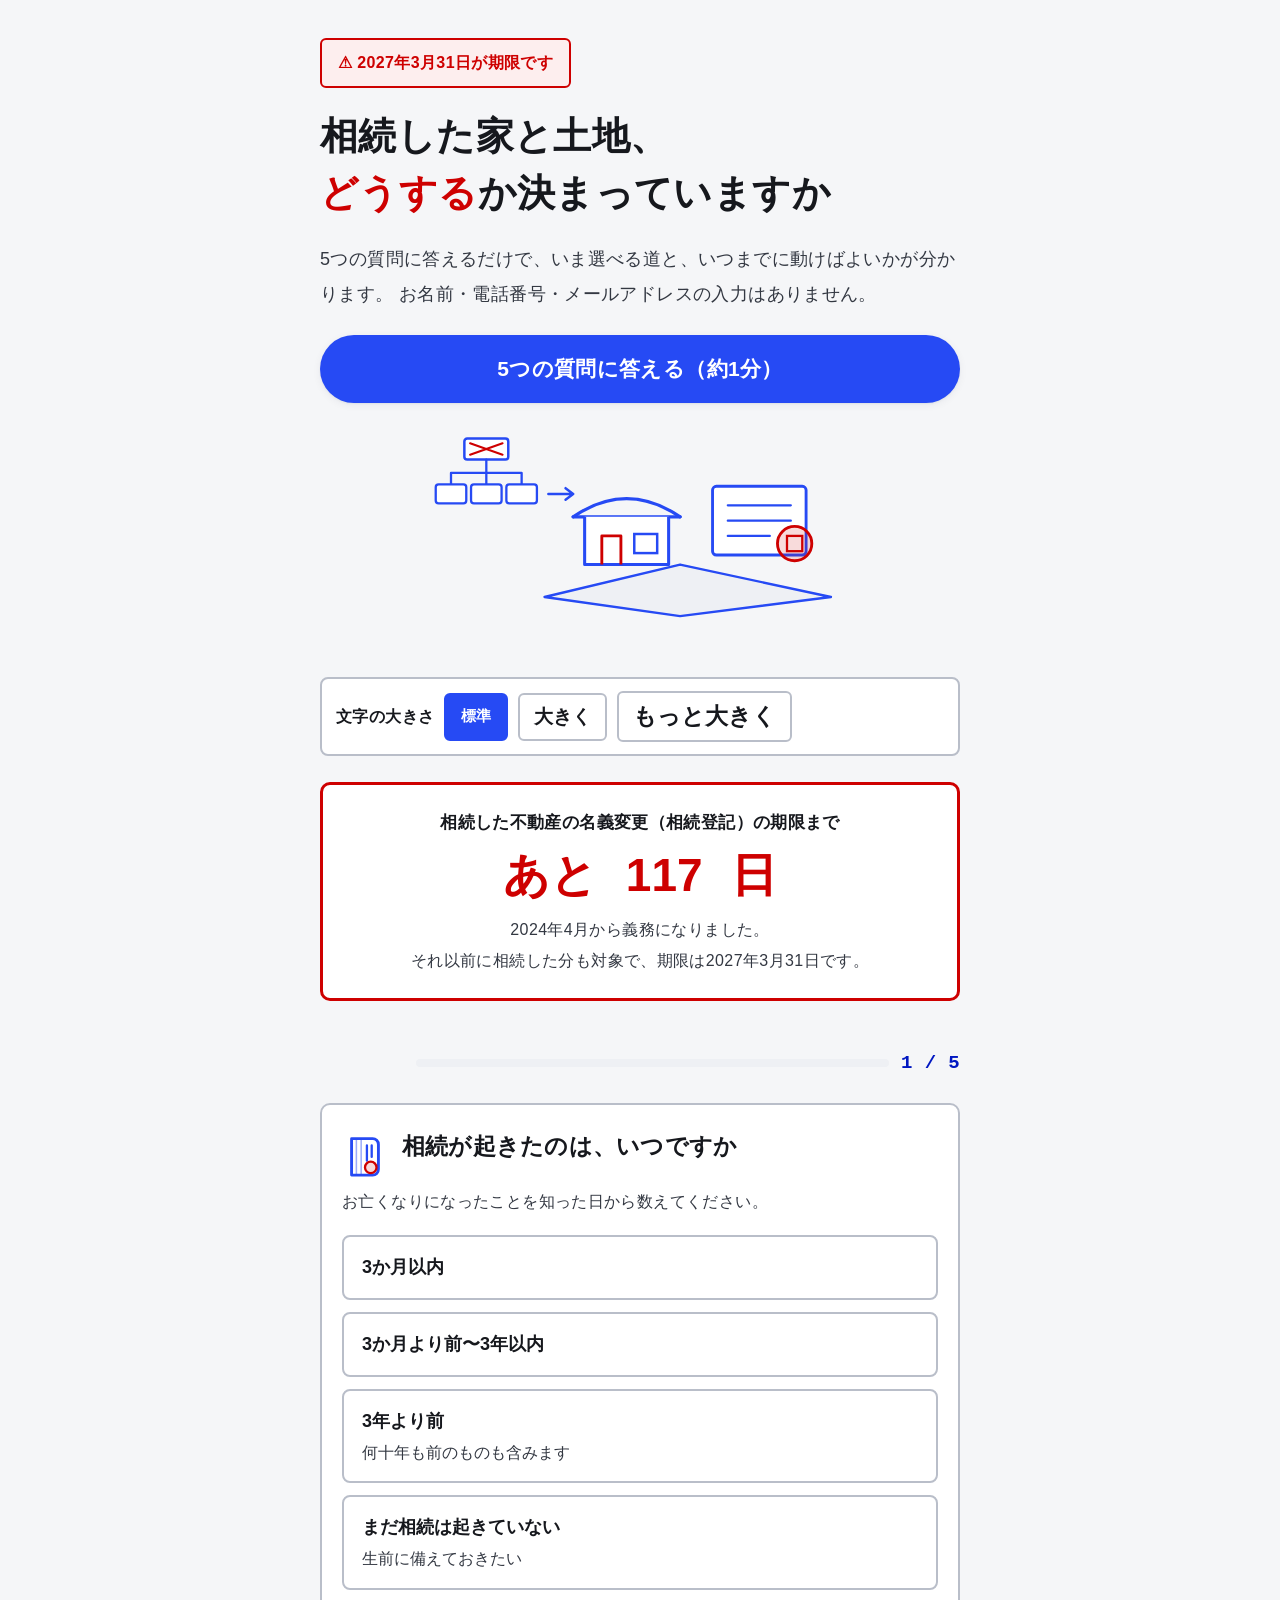
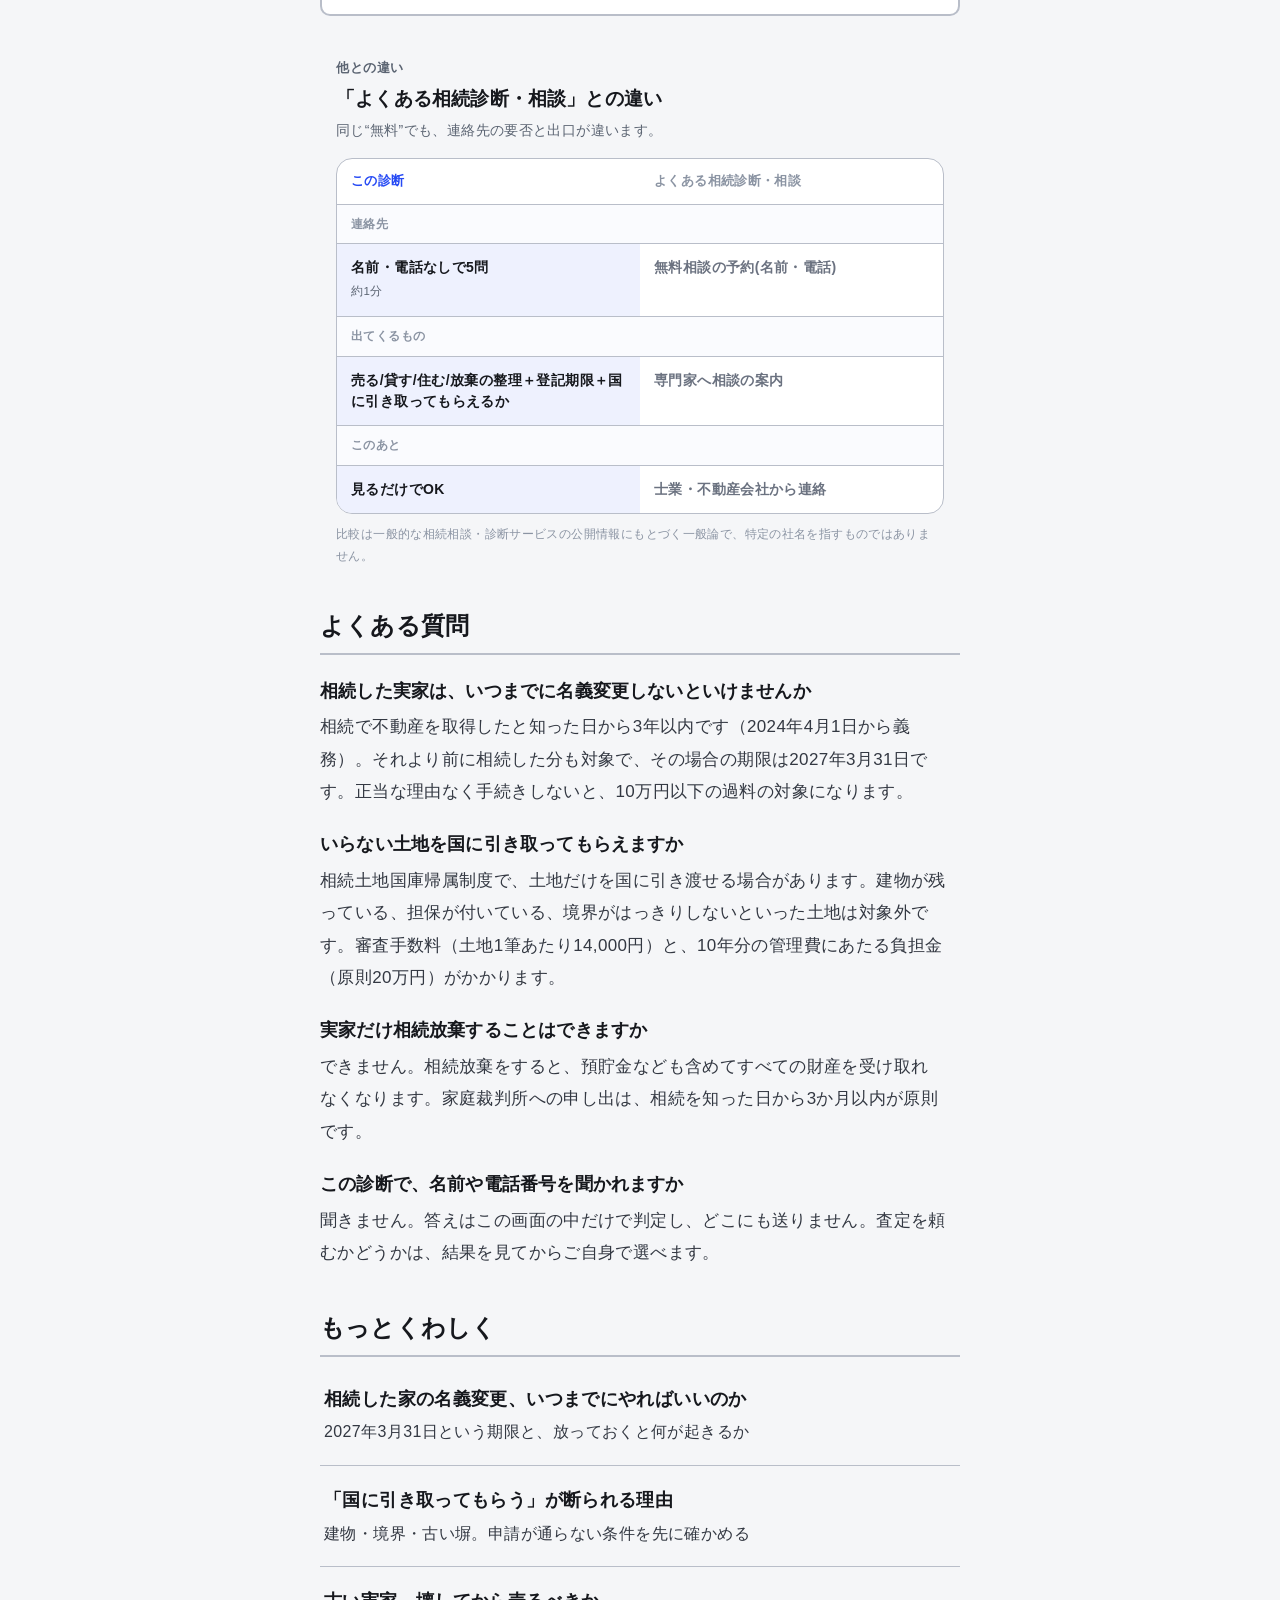
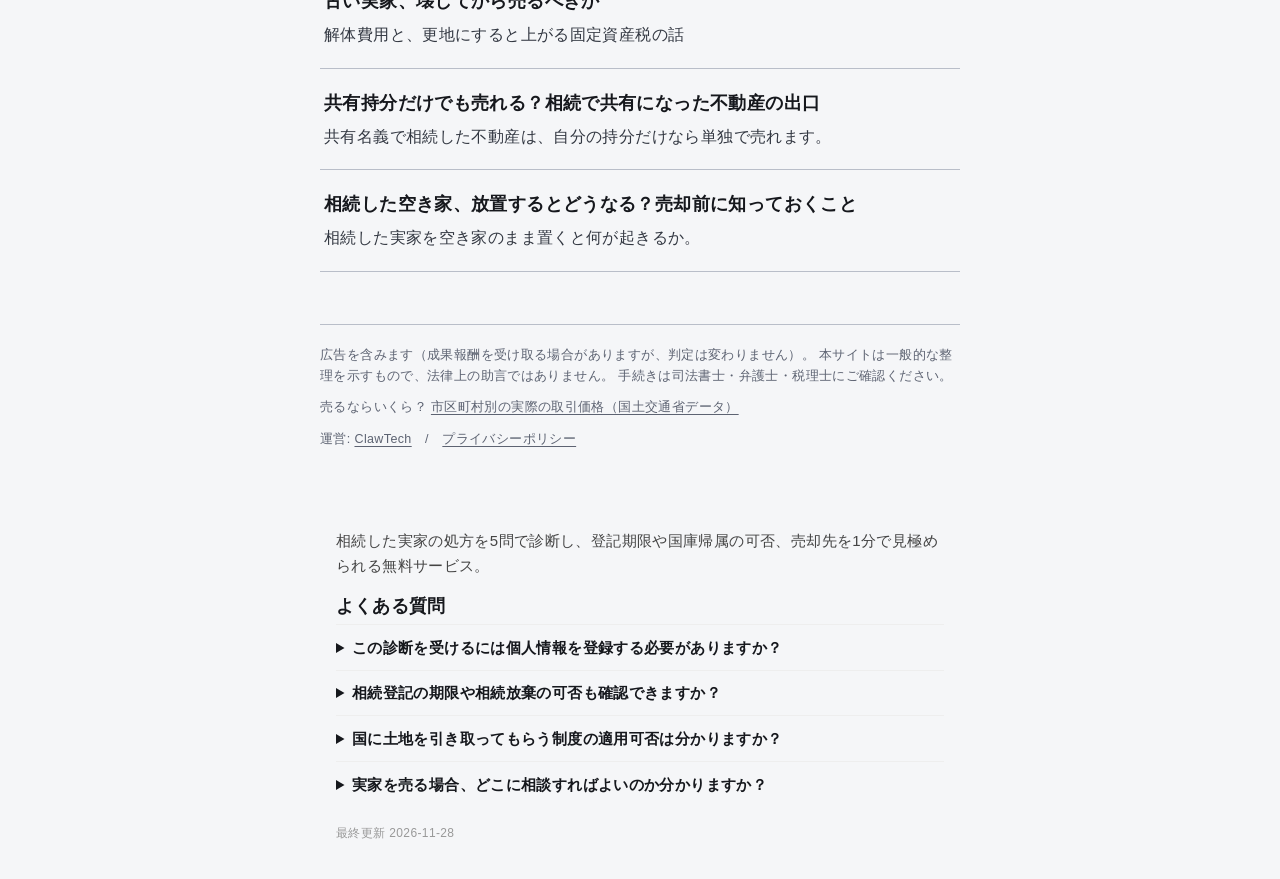
<file: index.html>
<!DOCTYPE html>
<html lang="ja">
<head>
<meta charset="UTF-8">
<meta name="viewport" content="width=device-width, initial-scale=1.0, viewport-fit=cover">
<meta name="theme-color" content="#f5f6f8" media="(prefers-color-scheme: light)">
<meta name="theme-color" content="#0e1015" media="(prefers-color-scheme: dark)">
<link rel="icon" href='data:image/svg+xml,<svg xmlns="http://www.w3.org/2000/svg" viewBox="0 0 64 64"><rect width="64" height="64" rx="10" fill="%23FBF8F2"/><path d="M14 30 32 16l18 14v18a2 2 0 0 1-2 2H16a2 2 0 0 1-2-2z" fill="none" stroke="%231F4E6B" stroke-width="4" stroke-linejoin="round"/><circle cx="46" cy="46" r="11" fill="%23B5442E"/></svg>'>

<title>相続した実家・土地はどうする？売る・国に引き取ってもらう・放棄を5問で診断｜登録不要</title>
<meta name="description" content="相続した実家や土地をどうするか、5つの質問をタップするだけで整理できます。相続登記の期限まであと何日か、国に引き取ってもらえる（相続土地国庫帰属）か、相続放棄が間に合うか、売るならどこに頼むか。名前・電話番号の入力なし、約1分。">
<meta property="og:image" content="https://souzoku.clawtechjp.com/og.png">
<meta name="twitter:card" content="summary_large_image">
<link rel="canonical" href="https://souzoku.clawtechjp.com/">
<meta property="og:type" content="website">
<meta property="og:title" content="相続した家と土地 どうする診断">
<meta property="og:description" content="5つの質問で、相続登記の期限と、あなたが選べる道が分かります。登録不要・無料。">
<meta property="og:url" content="https://souzoku.clawtechjp.com/">

<link rel="stylesheet" href="ui/ct-ui.css">
<script src="ui/ct-motion.js" defer></script>
<script type="application/ld+json">{"@context":"https://schema.org","@type":"WebApplication","name":"相続した家と土地 どうする診断","url":"https://souzoku.clawtechjp.com/","applicationCategory":"UtilityApplication","operatingSystem":"Web","inLanguage":"ja","offers":{"@type":"Offer","price":"0","priceCurrency":"JPY"},"description":"相続した実家・土地について、相続登記の期限、相続土地国庫帰属制度、相続放棄、売却の可否を5つの質問で整理する無料の診断"}</script>
<script async src="https://www.googletagmanager.com/gtag/js?id=G-RZ1TP2K3N0"></script>
<script>window.dataLayer=window.dataLayer||[];function gtag(){dataLayer.push(arguments);}gtag('js',new Date());gtag('config','G-RZ1TP2K3N0');</script>

<style>
/* ============================================================
   シニア層(50〜70代)が読む前提の設計。
   ・本文19px / 見出しは大きく、細いウェイトを使わない
   ・文字色と背景のコントラストを高く保つ(薄いグレーの説明文を作らない)
   ・選択肢は高さ64px以上、指で押せる大きさ
   ・色だけで情報を伝えない(必ず文字と記号を併記)
   ・専門用語は必ず言い換えを添える
   相続の文脈なので配色は生成りの紙と藍。黒×グレーは葬儀の印象になるため避ける。
   ============================================================ */
:root{
  /* 値は共通UI(ui/ct-ui.css)のトークン。ここでは役割の名前を付け替えるだけ */
  --paper:var(--ct-bg);
  --paper-2:var(--ct-surface);
  --paper-3:var(--ct-surface-2);
  --ink:var(--ct-text);
  --ink-sub:var(--ct-text-2);      /* 説明文もこの濃さまで。薄くしない */
  --line:var(--ct-line-strong);
  --ai:var(--ct-accent);
  --ai-deep:var(--ct-accent-press);
  --ai-ink:var(--ct-link);         /* 面の上に置く濃い文字色 */
  --ai-bg:var(--ct-accent-soft);
  --on-ai:var(--ct-on-accent);
  --shu:var(--ct-error);           /* 期限と注意 */
  --shu-bg:var(--ct-error-soft);
  --midori:var(--ct-ok-text);      /* 使える道 */
  --midori-bg:var(--ct-ok-soft);
  --f-min:"Hiragino Mincho ProN","Yu Mincho","YuMincho","Noto Serif JP",serif;
  --f-body:"Hiragino Sans","Yu Gothic","YuGothic","Noto Sans JP",sans-serif;
  --f-num:ui-monospace,SFMono-Regular,Menlo,monospace;
}
*{box-sizing:border-box;margin:0;padding:0;-webkit-tap-highlight-color:transparent;}
html{-webkit-text-size-adjust:100%;scroll-behavior:smooth;}
body{
  font-family:var(--f-body);
  background:var(--paper); color:var(--ink);
  font-size:19px; line-height:1.9;
  padding-bottom:env(safe-area-inset-bottom);
}
.wrap{max-width:680px;margin:0 auto;padding:0 20px;}
a{color:var(--ai-ink);}
:focus-visible{outline:4px solid var(--shu);outline-offset:3px;}

/* ---- ヘッダー ---- */
.hero{padding:38px 0 26px;}
.hero .lead{
  display:inline-block;background:var(--shu-bg);color:var(--shu);
  font-weight:700;font-size:16px;padding:8px 16px;border-radius:6px;
  border:2px solid var(--shu);margin-bottom:20px;
}
h1{font-family:var(--f-min);font-size:clamp(28px,7vw,38px);line-height:1.5;
  font-weight:700;letter-spacing:.01em;}
h1 .em{color:var(--shu);}
.hero p.desc{margin-top:20px;font-size:18px;color:var(--ink-sub);}

/* ---- 図版 ----
   写真は使わない。相続の文脈でストック写真は浮くうえ、
   人物写真は「誰向けか」を勝手に狭める。サイトの配色で描いた線画で通す。
   SVGなので文字サイズ切替に合わせて拡大しても粗くならない。 */
.hero-art{display:block;width:100%;max-width:420px;height:auto;margin:26px auto 0;}
.q .qhead{display:flex;align-items:flex-start;gap:14px;}
.q .qicon{flex:0 0 auto;width:46px;height:46px;margin-top:2px;}
html[data-fs="l"] .q .qicon{width:54px;height:54px;}
html[data-fs="xl"] .q .qicon{width:62px;height:62px;}
.fig{display:block;width:100%;max-width:460px;height:auto;margin:18px auto 4px;
  border:2px solid var(--line);border-radius:10px;background:var(--paper-2);padding:10px;}
.figcap{font-size:16px;color:var(--ink-sub);text-align:center;margin-top:6px;}

/* ---- 期限の帯 ---- */
.limit{
  border:3px solid var(--shu);border-radius:10px;background:var(--paper-2);
  padding:22px;margin:26px 0;text-align:center;
}
.limit .t{font-size:17px;font-weight:700;}
.limit .d{font-family:var(--f-num);font-size:clamp(32px,9vw,46px);
  color:var(--shu);font-weight:700;line-height:1.3;margin:6px 0;
  font-variant-numeric:tabular-nums;}
.limit .n{font-size:16px;color:var(--ink-sub);}

/* ---- 質問 ---- */
.q{background:var(--paper-2);border:2px solid var(--line);border-radius:10px;
  padding:24px 20px;margin:20px 0;}
.q .num{display:inline-block;background:var(--ai);color:var(--on-ai);font-weight:700;
  font-size:16px;padding:6px 14px;border-radius:6px;margin-bottom:14px;}
.q h2{font-family:var(--f-min);font-size:23px;line-height:1.55;font-weight:700;}
.q .hint{font-size:16px;color:var(--ink-sub);margin-top:10px;}
.opts{display:flex;flex-direction:column;gap:12px;margin-top:18px;}
.opt{
  display:block;width:100%;min-height:64px;text-align:left;
  background:var(--paper-2);border:2px solid var(--line);border-radius:8px;
  padding:16px 18px;font-family:inherit;font-size:18px;font-weight:700;
  color:var(--ink);cursor:pointer;line-height:1.6;
}
.opt:hover{border-color:var(--ai);background:var(--ai-bg);}
.opt[aria-pressed="true"]{
  border-color:var(--ai);background:var(--ai-bg);
  box-shadow:inset 0 0 0 2px var(--ai);
}
.opt[aria-pressed="true"]::before{content:"✓ ";color:var(--ai);font-size:20px;}
.opt .sub{display:block;font-weight:400;font-size:16px;color:var(--ink-sub);margin-top:4px;}

.progress{font-size:17px;font-weight:700;color:var(--ai-ink);
  background:var(--ai-bg);border-radius:6px;padding:10px 16px;
  text-align:center;margin:24px 0 0;}

.btn{
  display:block;width:100%;min-height:68px;margin:26px 0 0;
  background:var(--ai);color:var(--on-ai);border:none;border-radius:var(--ct-r-pill);
  font-family:inherit;font-size:21px;font-weight:700;cursor:pointer;
  padding:18px;line-height:1.5;text-align:center;text-decoration:none;
  box-shadow:var(--ct-shadow-1);transition:background var(--ct-dur-1),transform var(--ct-dur-1);
}
.btn:hover{background:var(--ai-deep);}
.btn:active{transform:scale(.98);}
.btn:disabled{background:var(--line);cursor:not-allowed;}
.miss{display:none;font-size:18px;font-weight:700;color:var(--shu);
  background:var(--shu-bg);border:2px solid var(--shu);border-radius:8px;
  padding:14px 16px;margin-top:14px;line-height:1.7;}
/* 答え忘れた質問はその場で分かるようにする。色だけでなく見出しにも印を付ける */
.q.todo{border-color:var(--shu);box-shadow:0 0 0 3px var(--shu-bg);}
.q.todo .num{background:var(--shu);}
.q.todo .num::after{content:" ← まだです";}

/* ---- 結果 ---- */
#result{display:none;margin-top:34px;}
.rhead{font-family:var(--f-min);font-size:26px;font-weight:700;
  border-bottom:3px solid var(--ai);padding-bottom:12px;margin-bottom:22px;}
.card{border:2px solid var(--line);border-radius:10px;background:var(--paper-2);
  padding:20px;margin:16px 0;}
.card .badge{display:inline-block;font-size:16px;font-weight:700;
  padding:7px 14px;border-radius:6px;margin-bottom:12px;border:2px solid;}
.card.ok .badge{background:var(--midori-bg);color:var(--midori);border-color:var(--midori);}
.card.ng .badge{background:var(--paper-3);color:var(--ink-sub);border-color:var(--line);}
.card.alert .badge{background:var(--shu-bg);color:var(--shu);border-color:var(--shu);}
.card h3{font-family:var(--f-min);font-size:21px;margin-bottom:8px;line-height:1.55;}
.card p{font-size:17px;color:var(--ink-sub);}
.card p + p{margin-top:10px;}

.act{border:3px solid var(--ai);border-radius:10px;background:var(--ai-bg);
  padding:22px;margin:26px 0;}
.act h3{font-family:var(--f-min);font-size:22px;margin-bottom:10px;}
.act p{font-size:17px;color:var(--ink-sub);margin-bottom:16px;}
.act a{display:block;background:var(--ai);color:var(--on-ai);text-decoration:none;
  font-weight:700;font-size:19px;text-align:center;padding:20px;border-radius:8px;
  min-height:64px;line-height:1.5;}
.act a:hover{background:var(--ai-deep);}
.act .free{font-size:16px;color:var(--ink-sub);text-align:center;margin:12px 0 0;}

.warn{border-left:6px solid var(--shu);background:var(--shu-bg);
  padding:18px 20px;margin:26px 0;font-size:17px;line-height:1.85;}
.warn b{display:block;font-family:var(--f-min);font-size:19px;margin-bottom:8px;}

/* ---- 読みもの ---- */
.reads{margin:44px 0 0;}
.reads h2{font-family:var(--f-min);font-size:24px;border-bottom:2px solid var(--line);
  padding-bottom:10px;margin-bottom:8px;}
.reads a{display:block;padding:20px 4px;border-bottom:1px solid var(--line);
  text-decoration:none;color:var(--ink);font-size:18px;font-weight:700;line-height:1.6;}
.reads a:hover{color:var(--ai-ink);}
.reads a span{display:block;font-weight:400;font-size:16px;color:var(--ink-sub);margin-top:6px;}

/* 広告表示は法令上の義務なので消さない。読める範囲で最小にして目立たせない */
footer{margin-top:52px;border-top:1px solid var(--line);padding:20px 0 36px;}
footer .disc{font-size:12.5px;color:var(--ct-text-3);line-height:1.75;}
footer .run{font-size:12.5px;color:var(--ct-text-3);margin-top:8px;}
footer a{color:var(--ct-text-3);}

/* ---- 文字サイズ切替。行政・シニア向けサイトの定番で、実際に使われる機能 ---- */
.sizebar{display:flex;align-items:center;gap:10px;flex-wrap:wrap;
  border:2px solid var(--line);border-radius:8px;background:var(--paper-2);
  padding:12px 14px;margin:22px 0 0;}
.sizebar .lb{font-size:16px;font-weight:700;}
.sizebar button{min-height:48px;min-width:64px;font-family:inherit;font-weight:700;
  border:2px solid var(--line);background:var(--paper-2);color:var(--ink);
  border-radius:6px;cursor:pointer;padding:8px 14px;}
.sizebar button[aria-pressed="true"]{background:var(--ai);color:var(--on-ai);border-color:var(--ai);}
.sizebar button.s1{font-size:15px;} .sizebar button.s2{font-size:19px;} .sizebar button.s3{font-size:23px;}
html[data-fs="l"] body{font-size:22px;}
html[data-fs="xl"] body{font-size:26px;}
html[data-fs="l"] .q h2{font-size:26px;} html[data-fs="xl"] .q h2{font-size:30px;}
html[data-fs="l"] .opt{font-size:21px;} html[data-fs="xl"] .opt{font-size:25px;min-height:76px;}

/* ---- 結果の見出しと、まとめ ---- */
.rsum{border:3px solid var(--ai);border-radius:10px;background:var(--ai-bg);
  padding:20px;margin-bottom:20px;}
.rsum p{font-size:20px;font-weight:700;line-height:1.7;}
.rsum .big{font-size:34px;color:var(--ai-ink);
  font-variant-numeric:tabular-nums;}

/* ---- 判定アイコン。絵文字は環境で崩れるので図形で描く ---- */
.card{position:relative;padding-left:74px;}
.mark{position:absolute;left:20px;top:22px;width:40px;height:40px;border-radius:50%;
  display:grid;place-items:center;border:3px solid;}
.card.ok  .mark{border-color:var(--midori);background:var(--midori-bg);}
.card.ng  .mark{border-color:var(--ct-text-3);background:var(--paper-3);}
.card.alert .mark{border-color:var(--shu);background:var(--shu-bg);}
.mark svg{width:22px;height:22px;}
.card .stepno{font-family:var(--f-num);font-size:13px;color:var(--ink-sub);
  letter-spacing:.08em;display:block;margin-bottom:4px;}
/* スマホは本文の幅を優先: アイコンを左余白から番号の横へ移す */
@media (max-width:480px){
  .card{padding-left:20px;}
  .mark{top:16px;left:auto;right:16px;width:34px;height:34px;}
  .mark svg{width:18px;height:18px;}
  .card .stepno{line-height:34px;margin-bottom:8px;}
}

/* ---- 結果はひとつずつ静かに現れる(にぎやかな動きは付けない) ---- */
@keyframes rise{from{opacity:0;transform:translateY(10px);}to{opacity:1;transform:none;}}
#result .card,#result .act,#result .warn,#result .rsum{animation:rise .5s ease both;}

.tools{display:flex;gap:12px;flex-wrap:wrap;margin:24px 0 0;}
.toolnote{font-size:16px;color:var(--ink-sub);margin-top:12px;}
.tools button{flex:1 1 200px;min-height:60px;font-family:inherit;font-size:17px;
  font-weight:700;border:2px solid var(--ai);background:var(--paper-2);
  color:var(--ai-ink);border-radius:8px;cursor:pointer;padding:14px;}
.tools button:hover{background:var(--ai-bg);}

svg [stroke="#1F4E6B"]{stroke:var(--ai);} svg [fill="#1F4E6B"]{fill:var(--ai);}
svg [stroke="#B5442E"]{stroke:var(--shu);} svg [fill="#B5442E"]{fill:var(--shu);}
svg [stroke="#2E6B4B"]{stroke:var(--midori);} svg [fill="#2E6B4B"]{fill:var(--midori);}
svg [fill="#FFF"],svg [fill="#FFFFFF"]{fill:var(--paper-2);}
svg [fill="#EFEADD"]{fill:var(--paper-3);}
svg [stroke="#8A837A"]{stroke:var(--ct-text-3);}
.act.act--ok{border-color:var(--midori);background:var(--midori-bg);}
.act h3 .ct-pr{margin-left:8px;}

/* ---- 1問1画面(JSが動くときだけ。動かなければ5問を縦に並べた従来の形) ----
   選ぶと次へ進むので「選ぶ→スクロール→探す」が要らない。戻るは常に左上 */
.hero .start{margin-top:24px;}
.stepbar{display:none;}
#qs.is-step .stepbar{display:grid;grid-template-columns:auto 1fr auto;align-items:center;gap:12px;
  position:sticky;top:0;z-index:var(--ct-z-header);background:var(--paper);padding:12px 0 10px;}
.stepbar .back{min-height:48px;padding:8px 14px;font-family:inherit;font-size:16px;font-weight:700;
  border:2px solid var(--line);background:var(--paper-2);color:var(--ink);border-radius:var(--ct-r-pill);cursor:pointer;}
.stepbar .back:disabled{visibility:hidden;}
.stepbar .ct-progress{height:8px;}
.stepbar .cnt{font-family:var(--f-num);font-weight:700;font-variant-numeric:tabular-nums;color:var(--ai-ink);}
#qs.is-step .q{display:none;margin-top:6px;}
#qs.is-step .q.is-current{display:block;animation:rise .32s var(--ct-ease) both;}
#qs.is-step .q .num,#qs.is-step .progress{display:none;}
#qs.is-step #go{display:none;}
#qs.is-step.on-last #go{display:block;}
.opt{transition:border-color var(--ct-dur-1),background var(--ct-dur-1),transform var(--ct-dur-1);}
.opt:active{transform:scale(.985);}
.q h2:focus{outline:none;}

/* ---- 結果: 回答の振り返りと、カードの時間差表示 ---- */
.mine{border:2px solid var(--line);border-radius:10px;background:var(--paper-2);padding:16px 18px;margin:0 0 20px;}
.mine b{display:block;font-size:16px;margin-bottom:6px;}
.mine ul{list-style:none;font-size:16px;color:var(--ink-sub);line-height:1.8;}
.mine li{padding:6px 0;border-top:1px solid var(--line);}
.mine li:first-child{border-top:0;}
.mine li span{display:block;font-size:14px;}
.mine li strong{display:block;color:var(--ink);font-size:17px;line-height:1.5;}
.mine .edit{margin-top:10px;min-height:48px;font-family:inherit;font-size:16px;font-weight:700;
  border:2px solid var(--ai);background:var(--paper-2);color:var(--ai-ink);border-radius:var(--ct-r-pill);padding:8px 18px;cursor:pointer;}
.nophone{font-size:16px;color:var(--ink-sub);margin:-8px 0 18px;}

/* ---- よくある質問 ---- */
.faq{margin:44px 0 0;}
.faq h2{font-family:var(--f-min);font-size:24px;border-bottom:2px solid var(--line);padding-bottom:10px;margin-bottom:8px;}
.faq h3{font-size:18px;line-height:1.6;margin:22px 0 6px;}
.faq p{font-size:17px;color:var(--ink-sub);}

@media print{
  .sizebar,.tools,.btn,#qs,.reads,.hero .lead{display:none!important;}
  body{font-size:12pt;background:#fff;}
  #result .card,#result .act,#result .warn,#result .rsum{animation:none;
    break-inside:avoid;border-color:#999;}
}
@media (prefers-reduced-motion:reduce){*{animation:none!important;transition:none!important;}html{scroll-behavior:auto;}}
</style>
<script type="application/ld+json">{"@context": "https://schema.org", "@graph": [{"@type": "WebSite", "name": "相続した家と土地 どうする診断", "url": "https://souzoku.clawtechjp.com/", "inLanguage": "ja", "publisher": {"@type": "Organization", "name": "ClawTech", "url": "https://clawtechjp.com/"}}, {"@type": "Organization", "name": "ClawTech", "url": "https://clawtechjp.com/"}]}</script>
<script>
/* ct-aff-loop(2026-11-17): アフィボタンごとの 表示(cta_view)・クリック(cta_click) を GA4 へ送り、
   a8_link_sync が毎日クリック率から CTR_W(並び順の点数に掛ける倍率。データが無ければ1)を書き換える。
   link_id は a8mat の案件部分(サイトや画像が変わっても同じ案件なら同じ) */
var CTR_W = {
};
function ctaKey(url){var m=String(url||"").match(/a8mat=[0-9A-Z]+\+([0-9A-Z]+\+[0-9A-Z]+)/);return m?m[1]:null}
function ctaW(url){var k=ctaKey(url);return (k&&CTR_W[k])||1}
document.addEventListener("DOMContentLoaded",function(){
  var send=function(n,p){try{window.gtag&&gtag("event",n,p)}catch(e){}};
  var seen=new WeakSet();
  var io=("IntersectionObserver" in window)?new IntersectionObserver(function(es){es.forEach(function(e){
    if(e.isIntersecting){var k=ctaKey(e.target.href);if(k)send("cta_view",{link_id:k});io.unobserve(e.target)}})},{threshold:0.5}):null;
  var scan=function(){document.querySelectorAll('a[href*="px.a8.net"]').forEach(function(a){if(!seen.has(a)){seen.add(a);io&&io.observe(a)}})};
  document.addEventListener("click",function(e){var a=e.target.closest&&e.target.closest('a[href*="px.a8.net"]');
    if(a){var k=ctaKey(a.href);if(k)send("cta_click",{link_id:k,transport_type:"beacon"})}},true);
  scan();new MutationObserver(scan).observe(document.body,{childList:true,subtree:true});
});
</script>
<script>(function(c,l,a,r,i,t,y){c[a]=c[a]||function(){(c[a].q=c[a].q||[]).push(arguments)};t=l.createElement(r);t.async=1;t.src="https://www.clarity.ms/tag/"+i;y=l.getElementsByTagName(r)[0];y.parentNode.insertBefore(t,y);})(window,document,"clarity","script","zff2d6y1up");</script>
</head>
<body>

<div class="wrap">

  <div class="hero">
    <span class="lead">⚠ 2027年3月31日が期限です</span>
    <h1>相続した家と土地、<br><span style="display:inline-block"><span class="em">どうする</span>か</span><span style="display:inline-block">決まっていますか</span></h1>
    <p class="desc">5つの質問に答えるだけで、いま選べる道と、いつまでに動けばよいかが分かります。
    お名前・電話番号・メールアドレスの入力はありません。</p>
    <a class="btn start" href="#qs" id="start">5つの質問に答える（約1分）</a>
    <svg class="hero-art" viewBox="0 0 440 210" role="img"
         aria-label="相続関係説明図から、実家の家屋と土地、そして名義の書類へつながる図">
      <!-- 相続関係説明図。相続登記で実際に描く書類で、このサイトの主題そのもの -->
      <rect x="36" y="10" width="46" height="22" rx="3" fill="#FFF" stroke="#1F4E6B" stroke-width="2.6"/>
      <path d="M42 15 l34 12 M76 15 l-34 12" stroke="#B5442E" stroke-width="2.2" stroke-linecap="round"/>
      <path d="M59 32 v14 M22 46 h74 M22 46 v12 M59 46 v12 M96 46 v12" stroke="#1F4E6B" stroke-width="2.4" stroke-linecap="round"/>
      <rect x="6" y="58" width="32" height="20" rx="3" fill="#FFF" stroke="#1F4E6B" stroke-width="2.4"/>
      <rect x="43" y="58" width="32" height="20" rx="3" fill="#FFF" stroke="#1F4E6B" stroke-width="2.4"/>
      <rect x="80" y="58" width="32" height="20" rx="3" fill="#FFF" stroke="#1F4E6B" stroke-width="2.4"/>
      <path d="M124 68 h26 m-8-6 8 6 -8 6" fill="none" stroke="#1F4E6B" stroke-width="2.6" stroke-linecap="round" stroke-linejoin="round"/>
      <!-- 土地 -->
      <path d="M120 176 L262 142 L420 176 L262 196 Z" fill="#EFEADD" stroke="#1F4E6B" stroke-width="2.5" stroke-linejoin="round"/>
      <!-- 瓦屋根の実家 -->
      <path d="M150 92 q56-38 112 0" fill="none" stroke="#1F4E6B" stroke-width="3.4" stroke-linecap="round"/>
      <path d="M150 92 h112" stroke="#1F4E6B" stroke-width="3.4" stroke-linecap="round"/>
      <path d="M162 92 v50 h88 V92" fill="#FFF" stroke="#1F4E6B" stroke-width="3.2" stroke-linejoin="round"/>
      <path d="M180 142 V112 h20 v30" fill="none" stroke="#B5442E" stroke-width="3" stroke-linejoin="round"/>
      <rect x="214" y="110" width="24" height="20" fill="none" stroke="#1F4E6B" stroke-width="2.6"/>
      <!-- 権利証と朱印 -->
      <rect x="296" y="60" width="98" height="72" rx="4" fill="#FFF" stroke="#1F4E6B" stroke-width="3"/>
      <path d="M312 80 H378 M312 96 H378 M312 112 H356" stroke="#1F4E6B" stroke-width="2.4" stroke-linecap="round"/>
      <circle cx="382" cy="120" r="18" fill="#B5442E" opacity=".14"/>
      <circle cx="382" cy="120" r="18" fill="none" stroke="#B5442E" stroke-width="3"/>
      <rect x="374" y="112" width="16" height="16" fill="none" stroke="#B5442E" stroke-width="2.4"/>
    </svg>
  </div>

  <div class="sizebar" role="group" aria-label="文字の大きさ">
    <span class="lb">文字の大きさ</span>
    <button type="button" class="s1" data-fs="" aria-pressed="true">標準</button>
    <button type="button" class="s2" data-fs="l" aria-pressed="false">大きく</button>
    <button type="button" class="s3" data-fs="xl" aria-pressed="false">もっと大きく</button>
  </div>

  <div class="limit">
    <p class="t">相続した不動産の名義変更（相続登記）の期限まで</p>
    <p class="d" id="countdown">— 日</p>
    <p class="n">2024年4月から義務になりました。<br>それ以前に相続した分も対象で、期限は2027年3月31日です。</p>
  </div>

  <form id="qs">
    <div class="stepbar">
      <button type="button" class="back" id="back">← 戻る</button>
      <div class="ct-progress" aria-hidden="true"><i id="stepfill"></i></div>
      <span class="cnt" id="stepcnt" aria-live="polite">1 / 5</span>
    </div>
    <div class="q" data-q="0">
      <span class="num">質問 1 / 5</span>
      <div class="qhead"><svg class="qicon" viewBox="0 0 48 48" aria-hidden="true">
  <path d="M10 8 h22 a6 6 0 0 1 6 6 v26 a6 6 0 0 1-6 6 H10 Z" fill="#FFF" stroke="#1F4E6B" stroke-width="3" stroke-linejoin="round"/>
  <path d="M15 8 v38 M20 8 v38" stroke="#1F4E6B" stroke-width="1.6" opacity=".45"/>
  <path d="M26 15 v16 M31 15 v12" stroke="#1F4E6B" stroke-width="2.4" stroke-linecap="round"/>
  <circle cx="30" cy="38" r="6" fill="#B5442E" opacity=".15"/>
  <circle cx="30" cy="38" r="6" fill="none" stroke="#B5442E" stroke-width="2.4"/>
</svg>
      <h2>相続が起きたのは、いつですか</h2></div>
      <p class="hint">お亡くなりになったことを知った日から数えてください。</p>
      <div class="opts">
        <button type="button" class="opt" data-v="lt3m">3か月以内</button>
        <button type="button" class="opt" data-v="lt3y">3か月より前〜3年以内</button>
        <button type="button" class="opt" data-v="gt3y">3年より前<span class="sub">何十年も前のものも含みます</span></button>
        <button type="button" class="opt" data-v="pre">まだ相続は起きていない<span class="sub">生前に備えておきたい</span></button>
      </div>
    </div>

    <div class="q" data-q="1">
      <span class="num">質問 2 / 5</span>
      <div class="qhead"><svg class="qicon" viewBox="0 0 48 48" aria-hidden="true">
  <path d="M4 20 q20-14 40 0" fill="none" stroke="#1F4E6B" stroke-width="3" stroke-linecap="round"/>
  <path d="M9 20 h30 v22 H9 Z" fill="#FFF" stroke="#1F4E6B" stroke-width="3" stroke-linejoin="round"/>
  <path d="M4 20 h40" stroke="#1F4E6B" stroke-width="3" stroke-linecap="round"/>
  <path d="M15 42 V28 h8 v14" fill="none" stroke="#B5442E" stroke-width="2.8" stroke-linejoin="round"/>
  <path d="M28 28 h7 v8 h-7 Z" fill="none" stroke="#1F4E6B" stroke-width="2.4"/>
</svg>
      <h2>建物は残っていますか</h2></div>
      <p class="hint">母屋のほか、離れや倉庫も建物にあたります。</p>
      <div class="opts">
        <button type="button" class="opt" data-v="live">残っている<span class="sub">まだ住める状態</span></button>
        <button type="button" class="opt" data-v="old">残っているが傷んでいる<span class="sub">雨漏り・傾き・老朽化</span></button>
        <button type="button" class="opt" data-v="none">建物はない（土地だけ）</button>
      </div>
    </div>

    <div class="q" data-q="2">
      <span class="num">質問 3 / 5</span>
      <div class="qhead"><svg class="qicon" viewBox="0 0 48 48" aria-hidden="true">
  <rect x="17" y="5" width="14" height="10" rx="2" fill="#FFF" stroke="#1F4E6B" stroke-width="2.6"/>
  <path d="M19 7 l10 6 M29 7 l-10 6" stroke="#B5442E" stroke-width="2.2" stroke-linecap="round"/>
  <path d="M24 15 v8 M8 23 h32 M8 23 v6 M24 23 v6 M40 23 v6" stroke="#1F4E6B" stroke-width="2.6" stroke-linecap="round"/>
  <rect x="2" y="29" width="12" height="10" rx="2" fill="#FFF" stroke="#1F4E6B" stroke-width="2.6"/>
  <rect x="18" y="29" width="12" height="10" rx="2" fill="#FFF" stroke="#1F4E6B" stroke-width="2.6"/>
  <rect x="34" y="29" width="12" height="10" rx="2" fill="#FFF" stroke="#1F4E6B" stroke-width="2.6"/>
</svg>
      <h2>名義はどうなっていますか</h2></div>
      <p class="hint">登記簿（権利証）に書かれている持ち主のことです。</p>
      <div class="opts">
        <button type="button" class="opt" data-v="solo">自分ひとりの名義</button>
        <button type="button" class="opt" data-v="share">兄弟などと分け合っている<span class="sub">共有名義</span></button>
        <button type="button" class="opt" data-v="dead">亡くなった方の名義のまま</button>
        <button type="button" class="opt" data-v="unknown">わからない</button>
      </div>
    </div>

    <div class="q" data-q="3">
      <span class="num">質問 4 / 5</span>
      <div class="qhead"><svg class="qicon" viewBox="0 0 48 48" aria-hidden="true">
  <path d="M6 42 L18 6 M42 42 L30 6" stroke="#1F4E6B" stroke-width="3" stroke-linecap="round"/>
  <path d="M24 12 v6 M24 24 v6 M24 36 v6" stroke="#1F4E6B" stroke-width="3" stroke-linecap="round" opacity=".55"/>
  <path d="M13 40 H35" stroke="#B5442E" stroke-width="3" stroke-linecap="round"/>
  <path d="M13 36 v8 M35 36 v8" stroke="#B5442E" stroke-width="3" stroke-linecap="round"/>
</svg>
      <h2>前の道路は広いですか</h2></div>
      <p class="hint">道路の幅が4メートル未満、または土地が道路に接している長さが2メートル未満だと、
      建て替えができない土地の可能性があります。</p>
      <svg class="fig" viewBox="0 0 440 200" role="img"
           aria-label="道路の幅が4メートル以上あり、土地が2メートル以上接していれば建て替えできる。どちらかが足りないと建て替えできない土地になる。">
        <text x="108" y="18" text-anchor="middle" font-size="15" font-weight="700" fill="#2E6B4B">建て替えできる</text>
        <text x="332" y="18" text-anchor="middle" font-size="15" font-weight="700" fill="#B5442E">できない</text>
        <rect x="24" y="120" width="168" height="34" fill="#EFEADD" stroke="#1F4E6B" stroke-width="2"/>
        <text x="108" y="142" text-anchor="middle" font-size="14" fill="#1F4E6B">道路 4m以上</text>
        <rect x="60" y="46" width="96" height="70" fill="#FFFFFF" stroke="#1F4E6B" stroke-width="2.5"/>
        <text x="108" y="88" text-anchor="middle" font-size="14" fill="#1F4E6B">土地</text>
        <path d="M60 116 H156" stroke="#2E6B4B" stroke-width="6" stroke-linecap="round"/>
        <text x="108" y="176" text-anchor="middle" font-size="14" fill="#2E6B4B">接する長さ 2m以上</text>
        <rect x="248" y="120" width="168" height="20" fill="#EFEADD" stroke="#B5442E" stroke-width="2"/>
        <text x="332" y="136" text-anchor="middle" font-size="13" fill="#B5442E">道路 4m未満</text>
        <rect x="284" y="46" width="96" height="70" fill="#FFFFFF" stroke="#B5442E" stroke-width="2.5"/>
        <text x="332" y="88" text-anchor="middle" font-size="14" fill="#B5442E">土地</text>
        <path d="M310 116 H354" stroke="#B5442E" stroke-width="6" stroke-linecap="round"/>
        <text x="332" y="176" text-anchor="middle" font-size="14" fill="#B5442E">接する長さ 2m未満</text>
      </svg>
      <p class="figcap">どちらか一方でも足りないと、建て替えのできない土地になります。</p>

      <div class="opts">
        <button type="button" class="opt" data-v="ok">車がふつうに通れる広さ</button>
        <button type="button" class="opt" data-v="narrow">狭い・細い通路でしか入れない</button>
        <button type="button" class="opt" data-v="unknown">わからない</button>
      </div>
    </div>

    <div class="q" data-q="4">
      <span class="num">質問 5 / 5</span>
      <div class="qhead"><svg class="qicon" viewBox="0 0 48 48" aria-hidden="true">
  <rect x="6" y="6" width="24" height="30" rx="3" fill="#FFF" stroke="#1F4E6B" stroke-width="2.8"/>
  <path d="M11 14 h14 M11 21 h14 M11 28 h9" stroke="#1F4E6B" stroke-width="2.2" stroke-linecap="round"/>
  <rect x="30" y="10" width="9" height="18" rx="2" fill="#EFEADD" stroke="#1F4E6B" stroke-width="2.6"/>
  <circle cx="30" cy="34" r="9" fill="#B5442E" opacity=".16"/>
  <circle cx="30" cy="34" r="9" fill="none" stroke="#B5442E" stroke-width="2.8"/>
  <rect x="26" y="30" width="8" height="8" fill="none" stroke="#B5442E" stroke-width="2.2"/>
</svg>
      <h2>当てはまるものはありますか</h2></div>
      <p class="hint">いくつでも選べます。当てはまらない場合は「特にない」を押してください。</p>
      <div class="opts">
        <button type="button" class="opt" data-multi data-v="loan">住宅ローンなどが残っている</button>
        <button type="button" class="opt" data-multi data-v="border">隣との境目がはっきりしない</button>
        <button type="button" class="opt" data-multi data-v="obj">古い塀・物置・井戸などがある</button>
        <button type="button" class="opt" data-multi data-v="farm">農地や山林である</button>
        <button type="button" class="opt" data-multi data-v="jiko">事故や事件があった</button>
        <button type="button" class="opt" data-multi data-v="none">特にない</button>
      </div>
    </div>

    <p class="progress" id="prog">5問のうち 0問 に回答しました</p>
    <button type="button" class="btn" id="go">結果を見る</button>
    <p class="miss" id="miss" role="alert"></p>
  </form>

  <div id="result" role="region" aria-live="polite"></div>

  <style>
  .vs{--vs-acc:var(--ai,var(--ct-accent));margin:40px auto 0;padding:0 var(--ct-s-4,16px)}
  .vs .vs__eb{font-size:13px;font-weight:700;color:var(--ink-soft,#5b6472);letter-spacing:.04em;margin-bottom:6px}
  .vs h2{font-size:19px;font-weight:800;margin-bottom:6px}
  .vs__lede{font-size:14px;color:var(--ink-soft,#5b6472);margin-bottom:14px}
  .vs__tbl{border:1px solid var(--line,#e6e9ef);border-radius:16px;overflow:hidden;background:#fff}
  .vs__head{display:grid;grid-template-columns:1fr 1fr}
  .vs__head span{padding:10px 14px;font-size:13px;font-weight:800}
  .vs__u{color:var(--vs-acc)}.vs__t{color:#8b94a3}
  .vs__row{display:grid;grid-template-columns:1fr 1fr;border-top:1px solid var(--line,#e6e9ef)}
  .vs__rh{grid-column:1/3;background:#fafbfe;padding:8px 14px;font-size:12px;font-weight:800;color:#8b94a3}
  .vs__c{padding:13px 14px;font-size:14px;border-top:1px solid var(--line,#e6e9ef)}
  .vs__c--u{background:color-mix(in srgb,var(--vs-acc) 8%,#fff)}
  .vs__c b{font-weight:700;display:block;line-height:1.5}
  .vs__c small{color:var(--ink-soft,#5b6472);font-size:11.5px;display:block;margin-top:3px}
  .vs__c:not(.vs__c--u) b{color:#6b7280;font-weight:600}
  .vs__note{font-size:11.5px;color:#8b94a3;margin-top:10px}
  </style>
  <section class="vs" aria-label="他の相続診断との違い">
    <p class="vs__eb">他との違い</p>
    <h2>「よくある相続診断・相談」との違い</h2>
    <p class="vs__lede">同じ“無料”でも、連絡先の要否と出口が違います。</p>
    <div class="vs__tbl">
      <div class="vs__head"><span class="vs__u">この診断</span><span class="vs__t">よくある相続診断・相談</span></div>
      <div class="vs__row"><div class="vs__rh">連絡先</div>
        <div class="vs__c vs__c--u"><b>名前・電話なしで5問</b><small>約1分</small></div>
        <div class="vs__c"><b>無料相談の予約(名前・電話)</b></div></div>
      <div class="vs__row"><div class="vs__rh">出てくるもの</div>
        <div class="vs__c vs__c--u"><b>売る/貸す/住む/放棄の整理＋登記期限＋国に引き取ってもらえるか</b></div>
        <div class="vs__c"><b>専門家へ相談の案内</b></div></div>
      <div class="vs__row"><div class="vs__rh">このあと</div>
        <div class="vs__c vs__c--u"><b>見るだけでOK</b></div>
        <div class="vs__c"><b>士業・不動産会社から連絡</b></div></div>
    </div>
    <p class="vs__note">比較は一般的な相続相談・診断サービスの公開情報にもとづく一般論で、特定の社名を指すものではありません。</p>
  </section>

  <section class="faq" aria-labelledby="faqh">
    <h2 id="faqh">よくある質問</h2>
    <h3>相続した実家は、いつまでに名義変更しないといけませんか</h3>
    <p>相続で不動産を取得したと知った日から3年以内です（2024年4月1日から義務）。それより前に相続した分も対象で、その場合の期限は2027年3月31日です。正当な理由なく手続きしないと、10万円以下の過料の対象になります。</p>
    <h3>いらない土地を国に引き取ってもらえますか</h3>
    <p>相続土地国庫帰属制度で、土地だけを国に引き渡せる場合があります。建物が残っている、担保が付いている、境界がはっきりしないといった土地は対象外です。審査手数料（土地1筆あたり14,000円）と、10年分の管理費にあたる負担金（原則20万円）がかかります。</p>
    <h3>実家だけ相続放棄することはできますか</h3>
    <p>できません。相続放棄をすると、預貯金なども含めてすべての財産を受け取れなくなります。家庭裁判所への申し出は、相続を知った日から3か月以内が原則です。</p>
    <h3>この診断で、名前や電話番号を聞かれますか</h3>
    <p>聞きません。答えはこの画面の中だけで判定し、どこにも送りません。査定を頼むかどうかは、結果を見てからご自身で選べます。</p>
  </section>
  <script type="application/ld+json">{"@context":"https://schema.org","@type":"FAQPage","mainEntity":[
  {"@type":"Question","name":"相続した実家は、いつまでに名義変更しないといけませんか","acceptedAnswer":{"@type":"Answer","text":"相続で不動産を取得したと知った日から3年以内です（2024年4月1日から義務）。それより前に相続した分も対象で、その場合の期限は2027年3月31日です。正当な理由なく手続きしないと、10万円以下の過料の対象になります。"}},
  {"@type":"Question","name":"いらない土地を国に引き取ってもらえますか","acceptedAnswer":{"@type":"Answer","text":"相続土地国庫帰属制度で、土地だけを国に引き渡せる場合があります。建物が残っている、担保が付いている、境界がはっきりしないといった土地は対象外です。審査手数料（土地1筆あたり14,000円）と、10年分の管理費にあたる負担金（原則20万円）がかかります。"}},
  {"@type":"Question","name":"実家だけ相続放棄することはできますか","acceptedAnswer":{"@type":"Answer","text":"できません。相続放棄をすると、預貯金なども含めてすべての財産を受け取れなくなります。家庭裁判所への申し出は、相続を知った日から3か月以内が原則です。"}},
  {"@type":"Question","name":"この診断で、名前や電話番号を聞かれますか","acceptedAnswer":{"@type":"Answer","text":"聞きません。答えはこの画面の中だけで判定し、どこにも送りません。査定を頼むかどうかは、結果を見てからご自身で選べます。"}}]}</script>

  <div class="reads">
    <h2>もっとくわしく</h2>
    <a href="blog/souzoku-toki-kigen.html">相続した家の名義変更、いつまでにやればいいのか
      <span>2027年3月31日という期限と、放っておくと何が起きるか</span></a>
    <a href="blog/kokko-kizoku-kyakka.html">「国に引き取ってもらう」が断られる理由
      <span>建物・境界・古い塀。申請が通らない条件を先に確かめる</span></a>
    <a href="blog/kaitai-hantei.html">古い実家、壊してから売るべきか
      <span>解体費用と、更地にすると上がる固定資産税の話</span></a>
    <!-- reads:auto -->
    <a href="blog/kyoyu-mochibun/" onclick="gtag('event','internal_click',{src:'top',to:'kyoyu-mochibun'})">共有持分だけでも売れる？相続で共有になった不動産の出口
      <span>共有名義で相続した不動産は、自分の持分だけなら単独で売れます。</span></a>
    <a href="blog/akiya-souzoku/" onclick="gtag('event','internal_click',{src:'top',to:'akiya-souzoku'})">相続した空き家、放置するとどうなる？売却前に知っておくこと
      <span>相続した実家を空き家のまま置くと何が起きるか。</span></a>
    <!-- /reads:auto -->
  </div>

  <footer>
    <p class="disc">広告を含みます（成果報酬を受け取る場合がありますが、判定は変わりません）。
    本サイトは一般的な整理を示すもので、法律上の助言ではありません。
    手続きは司法書士・弁護士・税理士にご確認ください。</p>
    <p class="run">売るならいくら？ <a href="https://souba.clawtechjp.com/area/">市区町村別の実際の取引価格（国土交通省データ）</a></p>
    <p class="run">運営: <a href="https://clawtechjp.com/">ClawTech</a>　/　<a href="privacy.html">プライバシーポリシー</a></p>
  </footer>

</div>

<script>
// ===== GA4 計測(gtagが無くてもエラーにしない) =====
function track(ev, p){ if(typeof gtag==="function") gtag("event", ev, p||{}); }

// ===== 相続登記の期限カウントダウン =====
// 2024年4月1日施行の不動産登記法改正。施行前の相続にも遡及し、期限は2027年3月31日。
var DEADLINE = new Date(2027, 2, 31);
(function(){
  var d = Math.ceil((DEADLINE - new Date()) / 86400000);
  var el = document.getElementById("countdown");
  if(d <= 0){ el.textContent = "期限を過ぎています"; return; }
  el.innerHTML = 'あと <span class="ct-num" id="cdn">' + d.toLocaleString() + '</span> 日';
  document.addEventListener("DOMContentLoaded", function(){
    if(window.CT) CT.countUp(document.getElementById("cdn"), d, {duration:1.2});
  });
})();


// ===== 文字サイズ切替 =====
// シニア向けサイトの定番機能。選択は保存して次に来たときも効かせる。
(function(){
  var saved = null;
  try{ saved = localStorage.getItem("fs"); }catch(e){}
  if(saved) document.documentElement.setAttribute("data-fs", saved);
  document.querySelectorAll(".sizebar button").forEach(function(b){
    b.setAttribute("aria-pressed", String((b.dataset.fs || "") === (saved || "")));
    b.addEventListener("click", function(){
      var v = b.dataset.fs || "";
      if(v){ document.documentElement.setAttribute("data-fs", v); }
      else { document.documentElement.removeAttribute("data-fs"); }
      try{ localStorage.setItem("fs", v); }catch(e){}
      document.querySelectorAll(".sizebar button").forEach(function(x){
        x.setAttribute("aria-pressed", String(x === b));
      });
    });
  });
})();

// ===== 判定アイコン(絵文字を使わず図形で描く。環境差で崩れないため) =====
var MARKS = {
  ok:   '<svg viewBox="0 0 24 24" aria-hidden="true"><path d="M4 12.5l5.5 5.5L20 6.5" fill="none" stroke="#2E6B4B" stroke-width="3.4" stroke-linecap="round" stroke-linejoin="round"/></svg>',
  ng:   '<svg viewBox="0 0 24 24" aria-hidden="true"><path d="M6 6l12 12M18 6L6 18" fill="none" stroke="#8A837A" stroke-width="3.4" stroke-linecap="round"/></svg>',
  alert:'<svg viewBox="0 0 24 24" aria-hidden="true"><path d="M12 4v10" stroke="#B5442E" stroke-width="3.6" stroke-linecap="round"/><circle cx="12" cy="19.5" r="2" fill="#B5442E"/></svg>'
};
var MARK_TEXT = {ok:"使えます", ng:"使えません", alert:"注意が必要です"};

// ===== 回答の保持 =====
var st = {0:null, 1:null, 2:null, 3:null, 4:[]};
var started = false;

// ===== 1問1画面 =====
// 選んだら次の質問へ自動で進む。5問目だけ複数選べるので「結果を見る」で進む
var form = document.getElementById("qs");
var QS = Array.prototype.slice.call(form.querySelectorAll(".q"));
var cur = 0;
form.classList.add("is-step");
QS.forEach(function(q){ q.querySelector("h2").setAttribute("tabindex", "-1"); });
function show(i, focus){
  cur = i;
  QS.forEach(function(q, k){ q.classList.toggle("is-current", k === i); });
  form.classList.toggle("on-last", i === QS.length - 1);
  document.getElementById("back").disabled = (i === 0);
  document.getElementById("stepcnt").textContent = (i + 1) + " / " + QS.length;
  document.getElementById("stepfill").style.setProperty("--p", (i / QS.length * 100) + "%");
  var top = form.getBoundingClientRect().top;
  if(top < 0) form.scrollIntoView({block:"start"});
  if(focus) QS[i].querySelector("h2").focus({preventScroll:true});
}
document.getElementById("back").addEventListener("click", function(){ if(cur > 0) show(cur - 1, true); });
document.getElementById("start").addEventListener("click", function(e){
  e.preventDefault();
  form.scrollIntoView({behavior: CT_REDUCED() ? "auto" : "smooth", block:"start"});
  QS[cur].querySelector("h2").focus({preventScroll:true});
});
function CT_REDUCED(){ return window.matchMedia && matchMedia("(prefers-reduced-motion: reduce)").matches; }
show(0);

document.querySelectorAll(".opt").forEach(function(b){
  b.addEventListener("click", function(){
    if(!started){ started = true; track("diagnosis_start"); }
    var q = +b.closest(".q").dataset.q;
    if(b.hasAttribute("data-multi")){
      var v = b.dataset.v;
      if(v === "none"){
        st[4] = ["none"];
        b.closest(".opts").querySelectorAll(".opt").forEach(function(x){
          x.setAttribute("aria-pressed", x === b ? "true" : "false");
        });
      }else{
        st[4] = st[4].filter(function(x){ return x !== "none"; });
        var i = st[4].indexOf(v);
        if(i >= 0){ st[4].splice(i,1); } else { st[4].push(v); }
        b.setAttribute("aria-pressed", st[4].indexOf(v) >= 0 ? "true" : "false");
        var noneBtn = b.closest(".opts").querySelector('[data-v="none"]');
        if(noneBtn) noneBtn.setAttribute("aria-pressed","false");
      }
    }else{
      st[q] = b.dataset.v;
      b.closest(".opts").querySelectorAll(".opt").forEach(function(x){
        x.setAttribute("aria-pressed", x === b ? "true" : "false");
      });
      // 選んだ印が見えてから進む(押せたことが分かる間だけ待つ)
      if(q === cur && q < QS.length - 1) setTimeout(function(){ show(q + 1, true); }, CT_REDUCED() ? 0 : 260);
    }
    refresh();
    // 「特にない」は他を選ぶ余地がないので、そのまま結果へ
    if(q === QS.length - 1 && b.dataset.v === "none") setTimeout(function(){ document.getElementById("go").click(); }, CT_REDUCED() ? 0 : 260);
  });
});

function answered(){
  var n = 0;
  for(var i=0;i<4;i++){ if(st[i]) n++; }
  if(st[4].length) n++;
  return n;
}
function refresh(){
  var n = answered();
  document.getElementById("prog").textContent = "5問のうち " + n + "問 に回答しました";
  // ボタンは常に押せる。未回答は押したときに場所を示す
}

// ===== 判定 =====
// 出す情報は「制度の要件に照らして該当しそうか」まで。可否は断定しない。
function judge(){
  var f = st[4], has = function(v){ return f.indexOf(v) >= 0; };
  var cards = [], tags = [];

  // --- 相続登記の期限 ---
  if(st[0] === "pre"){
    cards.push({k:"ng", b:"まだ対象外", h:"相続登記の義務はまだ発生していません",
      p:["相続が起きた時点から3年以内が期限になります。いまのうちに登記簿の名義と、"+
         "土地の境界がはっきりしているかを確かめておくと、あとの手続きが軽くなります。"]});
  }else if(st[0] === "gt3y"){
    var d = Math.ceil((DEADLINE - new Date()) / 86400000);
    cards.push({k:"alert", b:"期限が近い", h:"名義変更の期限まで、あと " + d.toLocaleString() + " 日です",
      p:["3年より前の相続も義務の対象です（さかのぼって適用されます）。期限は2027年3月31日。",
         "正当な理由なく手続きをしないと、10万円以下の過料を求められることがあります。"]});
  }else{
    cards.push({k:"alert", b:"期限あり", h:"相続を知った日から3年以内に名義変更が必要です",
      p:["2024年4月から義務になりました。まだ余裕がある場合でも、"+
         "書類を集めるのに時間がかかることが多いため、早めに動くほうが確実です。"]});
  }

  // --- 相続放棄 ---
  if(st[0] === "lt3m"){
    cards.push({k:"ok", b:"まだ間に合う", h:"相続放棄という道が、まだ残っています",
      p:["相続を知ってから3か月以内であれば、家庭裁判所に相続放棄を申し出られます。",
         "ただし、放棄すると預貯金など<b>すべての財産</b>を受け取れなくなります。"+
         "不動産だけを手放すことはできません。急いで司法書士か弁護士にご相談ください。"]});
    tags.push("放棄可能");
  }else if(st[0] !== "pre"){
    cards.push({k:"ng", b:"期限切れ", h:"相続放棄は使えません",
      p:["相続を知ってから3か月を過ぎているため、原則として相続放棄はできません。"+
         "受け取ったうえで、どう手放すかを考えることになります。"]});
  }

  // --- 国に引き取ってもらう（相続土地国庫帰属制度） ---
  var block = [];
  if(st[1] !== "none") block.push("建物が残っている");
  if(has("loan"))      block.push("担保が付いている");
  if(has("border"))    block.push("隣との境目がはっきりしない");
  if(has("obj"))       block.push("古い塀や物置などがある");
  if(st[2] === "share") block.push("共有名義（全員の同意が必要）");

  if(st[0] === "pre"){
    // 相続前は対象外なので触れない
  }else if(block.length){
    cards.push({k:"ng", b:"使えない見込み", h:"いまのままでは、国に引き取ってもらえません",
      p:["この制度は<b>土地だけ</b>が対象で、条件がかなり厳しく決められています。"+
         "当てはまってしまう点は次のとおりです。",
         "・" + block.join("<br>・"),
         "建物の取り壊しや境界の確定をすれば申請できる場合もありますが、"+
         "その費用が、売った場合の手取りを上回ることもあります。"]});
  }else{
    cards.push({k:"ok", b:"検討できる", h:"国に引き取ってもらえる可能性があります",
      p:["建物がなく、担保や境界の問題も見当たりません。"+
         "相続土地国庫帰属制度を検討する価値があります。",
         "ただし審査があり、10年分の管理費用（負担金）を納める必要があります。"+
         "実際に通るかは法務局の判断になりますので、まず相談窓口で確認してください。"]});
    tags.push("国庫帰属の可能性");
  }

  // --- 売るときの状態 ---
  var hard = [];
  if(st[3] === "narrow") hard.push("再建築不可");
  if(st[2] === "share")  hard.push("共有");
  if(has("jiko"))        hard.push("事故");
  if(st[1] === "old")    hard.push("老朽");
  if(has("farm"))        hard.push("農地");

  var HARD_LABELS = {
    "再建築不可": "建て替えができない土地の可能性",
    "共有": "共有名義",
    "事故": "事故・事件のあった物件",
    "老朽": "傷んだ建物が残っている",
    "農地": "農地・山林"
  };

  if(hard.length){
    cards.push({k:"alert", b:"ふつうの不動産屋では断られやすい", h:"専門の買取業者を探す必要があります",
      p:["次の事情があるため、一般の仲介では買い手がつきにくい種類にあたります。",
         "・" + hard.map(function(k){ return HARD_LABELS[k] || k; }).join("<br>・"),
         "こうした物件だけを専門に扱う買取会社があります。"+
         "仲介と違って買い手を探す必要がないため、価格は下がりますが早く手放せます。"]});
    tags.push("専門買取");
  }else if(st[0] !== "pre"){
    hard.push("相続売却");   // 障害は無いが、相続した不動産であることに変わりはない
    cards.push({k:"ok", b:"売りやすい", h:"一般の不動産会社でも扱える見込みです",
      p:["大きな障害は見当たりません。まず複数社に査定を出して、"+
         "価格と手取りを比べるところから始めてください。"]});
  }

  return {cards:cards, tags:tags, hard:hard, needBuy:(hard.length > 0)};
}

// ===== 表示 =====
document.getElementById("go").addEventListener("click", function(){
  // 未回答があってもボタンは押せるようにして、どこが残っているかを教える。
  // 押せないまま理由が分からない状態が、この層にとって一番詰まりやすい
  var missing = [];
  for(var i=0;i<4;i++){ if(!st[i]) missing.push(i); }
  if(!st[4].length) missing.push(4);

  document.querySelectorAll(".q").forEach(function(q){ q.classList.remove("todo"); });
  var missEl = document.getElementById("miss");
  if(missing.length){
    missing.forEach(function(i){
      document.querySelector('.q[data-q="' + i + '"]').classList.add("todo");
    });
    missEl.textContent = "質問 " + missing.map(function(i){ return i + 1; }).join(" と ") +
      " がまだ答えられていません。赤く囲んだところをお選びください。";
    missEl.style.display = "block";
    show(missing[0], true);
    return;
  }
  missEl.style.display = "none";

  var r = judge();
  var okCount = r.cards.filter(function(c){ return c.k === "ok"; }).length;
  var h = '<h2 class="rhead">あなたの場合、こうなります</h2>' +
          '<p class="nophone">このサイトはお名前や電話番号を聞きません。下の会社に頼むかどうかは、読んでからご自身で決めてください。</p>';
  var mine = QS.map(function(q, i){
    var picked = Array.prototype.slice.call(q.querySelectorAll('.opt[aria-pressed="true"]'))
      .map(function(o){ return o.childNodes[0].textContent.trim(); });
    return '<li><span>' + q.querySelector("h2").textContent + '</span><strong>' + picked.join("、") + '</strong></li>';
  }).join("");
  h += '<details class="mine"><summary><b>判定に使った答え</b></summary><ul>' + mine + '</ul>' +
       '<button type="button" class="edit" id="edit">答えを直す</button></details>';

  // 最初に結論を1行で置く。細かい説明は下のカードで読んでもらう
  var alertCount = r.cards.filter(function(c){ return c.k === "alert"; }).length;
  var deadlineDays = Math.ceil((DEADLINE - new Date()) / 86400000);
  h += '<div class="rsum"><ul class="rsum-list">' +
       '<li>期限: ' + (deadlineDays > 0 ? 'あと<span class="big">' + deadlineDays + '</span>日' : '期限を過ぎています') + '</li>' +
       '<li>' + (okCount ? '選べる道: <span class="big">' + okCount + '</span>つ' : 'すぐに選べる道の前に、片づけることがあります') + '</li>' +
       (alertCount >= 1 ? '<li>注意する点: <span class="big">' + alertCount + '</span>つ</li>' : '') +
       '</ul>' +
       '<p class="rsum-next">まずやる事</p>' +
       '<a href="#act-meigi">1. 名義変更の相談先を見る</a> ' +
       '<a href="#act-price">2. いくらになるか確かめる</a>' +
       '</div>';

  r.cards.forEach(function(c, i){
    h += '<div class="card ' + c.k + '">' +
         '<span class="mark" role="img" aria-label="' + MARK_TEXT[c.k] + '">' + MARKS[c.k] + '</span>' +
         '<span class="stepno">' + (i + 1) + ' / ' + r.cards.length + '</span>' +
         '<span class="badge">' + c.b + '</span>' +
         '<h3>' + c.h + '</h3>' + c.p.map(function(x){ return "<p>" + x + "</p>"; }).join("") + '</div>';
  });

  // 名義変更(相続登記)は来訪者のほぼ全員に必要だが、A8に対応する案件が存在しない。
  // 無理に何かへ送らず、公的な窓口を案内する。中立性の担保にもなる。
  if(st[0] !== "pre"){
    h += '<div class="act act--ok" id="act-meigi">' +
         '<h3>名義変更の相談先</h3>' +
         '<p>相続登記は法務局で手続きします。手続きの進め方は' +
         '<strong>法務局の無料相談</strong>で聞けます（予約制）。' +
         '書類集めが難しい場合は、お住まいの都道府県の司法書士会でも相談できます。' +
         'ここは当サイトが紹介料を受け取らない案内です。</p></div>';
  }

  if(r.needBuy && typeof BUYERS !== "undefined"){
    // 回答から出た事情に当てはまる会社だけを出す。全員に同じ2社を出さない
    var matched = BUYERS.filter(function(b){
      if(b.url.indexOf("http") !== 0) return false;
      return b.need.some(function(n){ return r.hard.indexOf(n) >= 0; });
    });
    // 広告主ごとに1社だけ残す(同一広告主への重複申込は否認されるため)
    var picked = {};
    matched.forEach(function(b){
      if(!picked[b.adv] || b.rank < picked[b.adv].rank) picked[b.adv] = b;
    });
    var live = Object.keys(picked).map(function(k){ return picked[k]; })
                     .sort(function(a,b){ return a.rank/ctaW(a.url) - b.rank/ctaW(b.url); });   // ctaW=クリック率の倍率(ct-aff-loop)
    if(live.length){
      h += '<div class="act" id="act-price"><h3>まず、いくらになるか確かめる<span class="ct-pr">PR</span></h3>' +
           '<p>手放すと決めていなくても、金額が分かると考えやすくなります。' +
           '下の会社は、こうした事情のある不動産を専門に買い取っています。査定は無料です。</p>';
      live.slice(0,2).forEach(function(b){
        h += '<a href="' + b.url + '" target="_blank" rel="nofollow noopener" ' +
             'onclick="track(\'site_click\',{name:\'' + b.name + '\'})">' +
             b.name + 'に無料で査定を頼む</a>' +
             '<p class="free">' + b.note + '</p>';
      });
      h += '</div>';
    }else{
      h += '<div class="act"><h3>専門の買取会社を準備中です</h3>' +
           '<p>この種類の不動産を扱う会社との提携を進めています。もうしばらくお待ちください。</p></div>';
    }
  }

  h += '<div class="warn"><b>この診断でできること、できないこと</b>' +
       'ここに出しているのは、制度の決まりに当てはめた一般的な整理です。' +
       '実際に手続きが通るかどうかを決めるのは法務局や家庭裁判所で、本サイトが判断するものではありません。' +
       '相続放棄には3か月という短い期限があります。急ぐ場合は、まず司法書士か弁護士にご相談ください。</div>';

  // 「家族に見せたい・残したい」需要は実在するが、手段は印刷ではない。
  // プリンタのある家庭は少数で、この層はスマホで見ている。
  // OSの共有シートを開けば LINE・メール・メモ保存・PDF保存まで一度に賄える。
  // 遺品・動産査定セクション（相続後全員向け）
  if(st[0] !== "pre" && typeof ITEMS !== "undefined"){
    var liveItems = ITEMS.filter(function(it){ return it.url.indexOf("http") === 0; });
    if(liveItems.length){
      h += '<div class="act"><h3>遺品・家財の査定<span class="ct-pr">PR</span></h3>' +
           '<p>不動産だけでなく、家の中に残った品物（美術品・骨董・掛け軸・時計・切手など）も' +
           '査定で現金化できます。引き取り後の処分まで対応する会社もあります。</p>';
      liveItems.slice(0,2).forEach(function(it){
        h += '<a href="' + it.url + '" target="_blank" rel="nofollow noopener" ' +
             'onclick="track(\'site_click\',{name:\'' + it.name + '\'})">' +
             it.name + 'に無料で査定を頼む</a>' +
             '<p class="free">' + it.note + '</p>';
      });
      h += '</div>';
    }
  }
  // 税理士・相続手続きセクション
  if(st[0] !== "pre" && typeof ADVISORS !== "undefined"){
    var liveAdv = ADVISORS.filter(function(a){ return a.url.indexOf("http") === 0; });
    if(liveAdv.length){
      h += '<div class="act">' +
           '<h3>相続税・手続きの相談<span class="ct-pr">PR</span></h3>' +
           '<p>相続税は申告期限が相続開始から10か月です。' +
           '税額を抑えられる控除・特例もあるので、早めに専門家に確認しておくと安心です。</p>';
      liveAdv.slice(0,2).forEach(function(a){
        h += '<a href="' + a.url + '" target="_blank" rel="nofollow noopener" ' +
             'onclick="track(\'site_click\',{name:\'' + a.name + '\'})">' +
             a.name + 'に無料で相談する</a>' +
             '<p class="free">' + a.note + '</p>';
      });
      h += '</div>';
    }
  }

  h += '<div class="tools">' +
       '<button type="button" id="share">この結果を家族に送る・保存する</button>' +
       '<button type="button" onclick="location.reload()">はじめからやり直す</button>' +
       '</div><p class="toolnote" id="sharenote"></p>';

  var el = document.getElementById("result");
  el.innerHTML = h;
  el.querySelectorAll('.rsum a[href^="#act-"]').forEach(function(a){ if(!el.querySelector(a.getAttribute('href'))) a.remove(); });
  el.style.display = "block";
  form.hidden = true;
  var hero = document.querySelector(".hero");
  if(hero) hero.style.display = "none";
  // 結果は上から順に現れる。数字はカウントアップで到着を見せる
  Array.prototype.slice.call(el.querySelectorAll(".card,.act,.warn")).forEach(function(c, i){
    c.style.animationDelay = (CT_REDUCED() ? 0 : 0.12 * (i + 1)) + "s";
  });
  if(window.CT) Array.prototype.slice.call(el.querySelectorAll(".rsum .big")).forEach(function(b){
    var n = +b.textContent; b.textContent = "0"; CT.countUp(b, n, {duration:.8});
  });
  document.getElementById("edit").addEventListener("click", function(){
    el.style.display = "none"; form.hidden = false; show(0, true);
  });
  // 共有シートに渡す本文。結果の要点だけを平易な日本語で組み立てる
  var summary = "【相続した家と土地 どうする診断】の結果\n\n" +
    r.cards.map(function(c, i){ return (i+1) + ". [" + c.b + "] " + c.h; }).join("\n") +
    "\n\n相続登記の期限: " + document.getElementById("countdown").textContent +
    "\n" + location.href;

  var sb = document.getElementById("share"), note = document.getElementById("sharenote");
  sb.addEventListener("click", function(){
    track("site_share");
    if(navigator.share){
      navigator.share({title:"相続した家と土地 どうする診断 の結果", text:summary})
        .catch(function(){ /* 利用者が閉じただけの場合も来るので何も出さない */ });
      return;
    }
    // 共有シートが使えない環境(主にパソコン)では文章をコピーする
    var done = function(){
      note.textContent = "結果の文章をコピーしました。LINEやメールに貼り付けて送れます。";
    };
    if(navigator.clipboard && navigator.clipboard.writeText){
      navigator.clipboard.writeText(summary).then(done, function(){
        note.textContent = "コピーできませんでした。画面を長押しして文字を選んでコピーしてください。";
      });
    }else{
      note.textContent = "この画面を長押しして文字を選ぶと、コピーして送れます。";
    }
  });

  track("diagnosis_complete", {tags: r.tags.join(",")});
  el.scrollIntoView({behavior: CT_REDUCED() ? "auto" : "smooth", block:"start"});
});

// ===== 送客先 =====
// 2026-08-17: 5問の判定は文章としては1,248通りに分岐するのに、送客先が
// 「出るか出ないか」の2通りしか無かった。診断を名乗る以上それでは弱いので、
// 事情ごとに着地ページを変える。ラクウルは訳アリ買取・相続売却・空き家で
// 別プログラム(=別の着地ページ)を持っているため、実質的な出し分けになる。
// need に書いた事情のどれかに当てはまったときだけ、その会社を出す。
// adv は広告主。**同じ広告主のプログラムを同じ人に複数出してはいけない。**
// 実測(2026-08-17): ラクウルの3プログラムは全て 株式会社ネクサスプロパティマネジメント で、
// 成果条件が「広告主新規(当広告主を初めて利用する方)」、否認条件に「1世帯2回以上の申込」がある。
// 着地ページが違っても成果は1回きりで、2件目はむしろ否認条件に当たる。
// そのため広告主ごとに1社へ絞り、rank の小さい(=より具体的に合っている)ものを選ぶ。
var BUYERS = [
  // ★ a8_link_sync.py が「url の行末にある // sXXXXXXXXX」を見て承認済みリンクへ
  //   自動置換する。**pidのコメントは必ず url と同じ行に置くこと**
  //   (別行にすると置換対象として認識されない。2026-08-18に実際に取りこぼした)
  {name:"成仏不動産", url:"https://px.a8.net/svt/ejp?a8mat=4BA7XB+3TJ72A+5QMM+5YJRM",   // s00000026779001
   adv:"marks", rank:1, need:["事故"],
   note:"事故や事件のあった物件を専門に扱う会社です。現地で本人確認があります", key:"jobutsu"},
  {name:"ラクウル 訳アリ物件買取", url:"https://px.a8.net/svt/ejp?a8mat=4BA7XB+38P0W2+56AO+601S1",   // s00000024144001
   adv:"nexus", rank:1, need:["再建築不可","共有","農地"],
   note:"再建築できない土地や共有名義など、扱いの難しい不動産の専門です", key:"rakuuru"},
  {name:"ラクウル 空き家・中古戸建", url:"https://px.a8.net/svt/ejp?a8mat=4BA7XB+3XP8AQ+56AO+HV7V6",   // s00000024144003
   adv:"nexus", rank:2, need:["老朽"],
   note:"傷んだ建物が残ったままでも査定できます", key:"rakuuru_akiya"},
  // rank3 = 受け皿。上位(訳アリ/空き家)が未承認で出せない間も、
  // 相続した不動産である以上この窓口は誰にでも当てはまるので必ず1件は出す。
  // 広告主は上位2件と同じ(nexus)なので、重複して出ることはない。
  // 上位が承認されたら自動的にそちらが優先される(rankの小さい方が勝つ)。
  {name:"ラクウル 相続した不動産の売却", url:"https://px.a8.net/svt/ejp?a8mat=4BA7XB+8J7QGY+56AO+BWVTE",   // s00000024144002
   adv:"nexus", rank:3,
   need:["相続売却","再建築不可","共有","農地","老朽","事故"],
   note:"相続した不動産の売却相談に対応しています。査定は無料です", key:"rakuuru_souzoku"}

];

// 遺品・動産の査定会社。承認後 a8_link_sync.py が自動でurl置換する
// ★ 同一広告主(quore=ウリエル3件)は最もEPCが高い切手1件だけ出す
var ITEMS = [
  {name:"出張買取ウリエル（切手・骨董・時計など）", url:"https://px.a8.net/svt/ejp?a8mat=4BEMLP+1IRXZ6+5O4W+1NJK7M",   // s00000026456010
   note:"切手・毛皮・ブランド時計・骨董品の出張買取。遺品整理に対応。査定無料"},
  {name:"絵画・美術品買取 獏", url:"https://px.a8.net/svt/ejp?a8mat=4BEMLP+1ZG2WY+54LA+5YRHE",   // s00000023923001
   note:"絵画・掛け軸・壺・花瓶など美術品の出張買取。真作の鑑定から。査定無料"}
];

// 相続税・手続きの専門家。承認後 a8_link_sync.py が自動でurl置換する
var ADVISORS = [
  {name:"税理士ドットコム（相続税申告）", url:"#s00000014783001",   // s00000014783001
   note:"全国の税理士を無料で紹介。相続税申告・節税対策の実績多数"},
  {name:"nocos 相続手続きサービス", url:"#s00000026317001",   // s00000026317001
   note:"不動産・預金・名義変更をまとめてサポート。手続き代行まで対応"},
  {name:"おやとこ（家族信託）", url:"#s00000025525001",   // s00000025525001
   note:"親の存命中に認知症・資産凍結を防ぐ「家族信託」の無料相談"}
];
</script>
<!--LLMO:START-->
<style>.llmo-faq{max-width:40rem;margin:2.5rem auto;padding:0 1rem;font-size:15px;line-height:1.7}.llmo-faq h2{font-size:1.1rem;margin:0 0 .4rem}.llmo-sum{color:#444;margin:0 0 1rem}.llmo-q{border-top:1px solid #eee;padding:.6rem 0}.llmo-q summary{cursor:pointer;font-weight:600}.llmo-q p{margin:.5rem 0 0;color:#333}.llmo-note{color:#999;font-size:12px;margin-top:1rem}</style>
<section class="llmo-faq" aria-label="よくある質問">
  <p class="llmo-sum">相続した実家の処方を5問で診断し、登記期限や国庫帰属の可否、売却先を1分で見極められる無料サービス。</p>
  <h2>よくある質問</h2>
    <details class="llmo-q"><summary>この診断を受けるには個人情報を登録する必要がありますか？</summary><p>名前や電話番号の入力は不要で、約1分で完了します。無料で利用でき、手軽に実家の処方を整理できます。</p></details>
    <details class="llmo-q"><summary>相続登記の期限や相続放棄の可否も確認できますか？</summary><p>はい、相続登記の期限まで何日か、相続放棄が間に合うかどうかも診断結果として分かり、期限切れのリスクを避けられます。</p></details>
    <details class="llmo-q"><summary>国に土地を引き取ってもらう制度の適用可否は分かりますか？</summary><p>相続土地国庫帰属が使えるかどうかの判断も含まれており、売却や放棄以外の選択肢も具体的に確認できます。</p></details>
    <details class="llmo-q"><summary>実家を売る場合、どこに相談すればよいのか分かりますか？</summary><p>売る場合の対応先も診断で示されるため、迷わず適切な窓口や業者へ連絡できる状態を作れます。</p></details>
  <p class="llmo-note">最終更新 2026-11-28</p>
  <script type="application/ld+json">{"@context": "https://schema.org", "@type": "FAQPage", "mainEntity": [{"@type": "Question", "name": "この診断を受けるには個人情報を登録する必要がありますか？", "acceptedAnswer": {"@type": "Answer", "text": "名前や電話番号の入力は不要で、約1分で完了します。無料で利用でき、手軽に実家の処方を整理できます。"}}, {"@type": "Question", "name": "相続登記の期限や相続放棄の可否も確認できますか？", "acceptedAnswer": {"@type": "Answer", "text": "はい、相続登記の期限まで何日か、相続放棄が間に合うかどうかも診断結果として分かり、期限切れのリスクを避けられます。"}}, {"@type": "Question", "name": "国に土地を引き取ってもらう制度の適用可否は分かりますか？", "acceptedAnswer": {"@type": "Answer", "text": "相続土地国庫帰属が使えるかどうかの判断も含まれており、売却や放棄以外の選択肢も具体的に確認できます。"}}, {"@type": "Question", "name": "実家を売る場合、どこに相談すればよいのか分かりますか？", "acceptedAnswer": {"@type": "Answer", "text": "売る場合の対応先も診断で示されるため、迷わず適切な窓口や業者へ連絡できる状態を作れます。"}}]}</script>
</section>
<!--LLMO:END-->
</body>
</html>
</file>
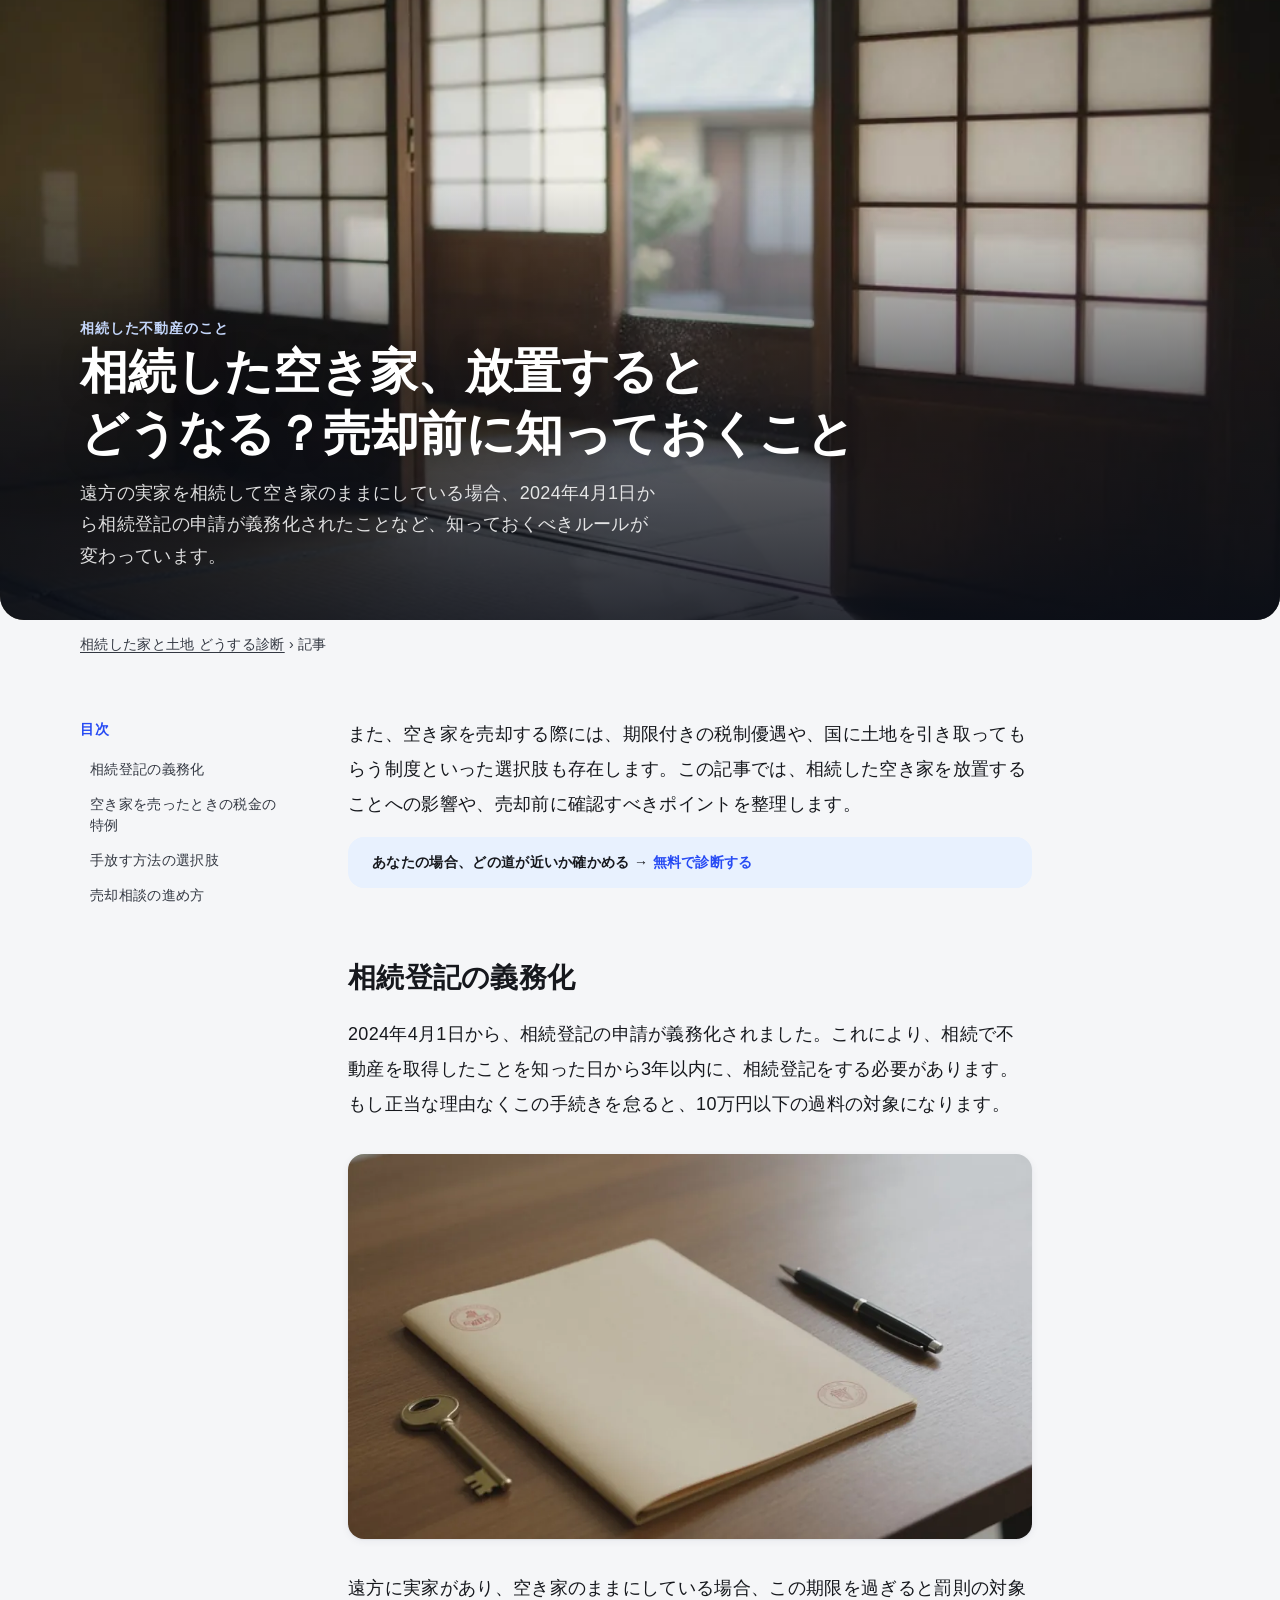
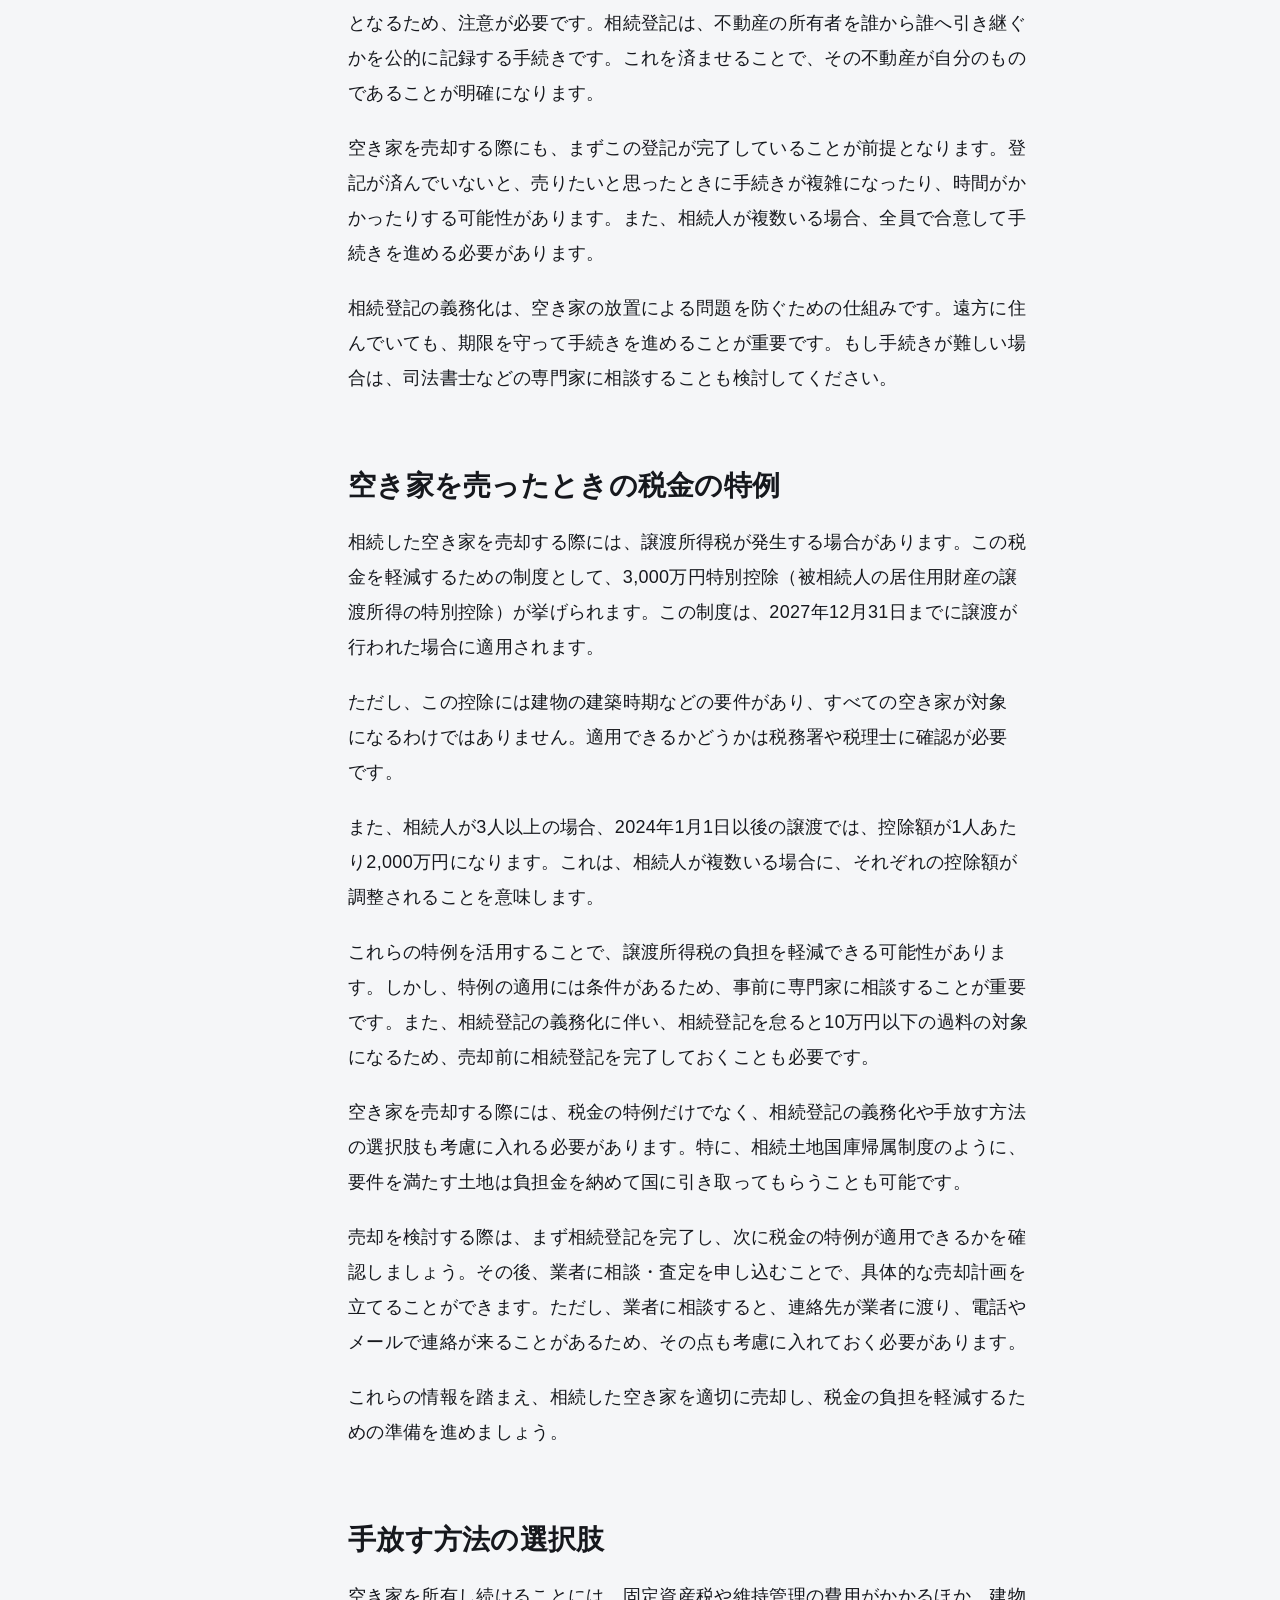
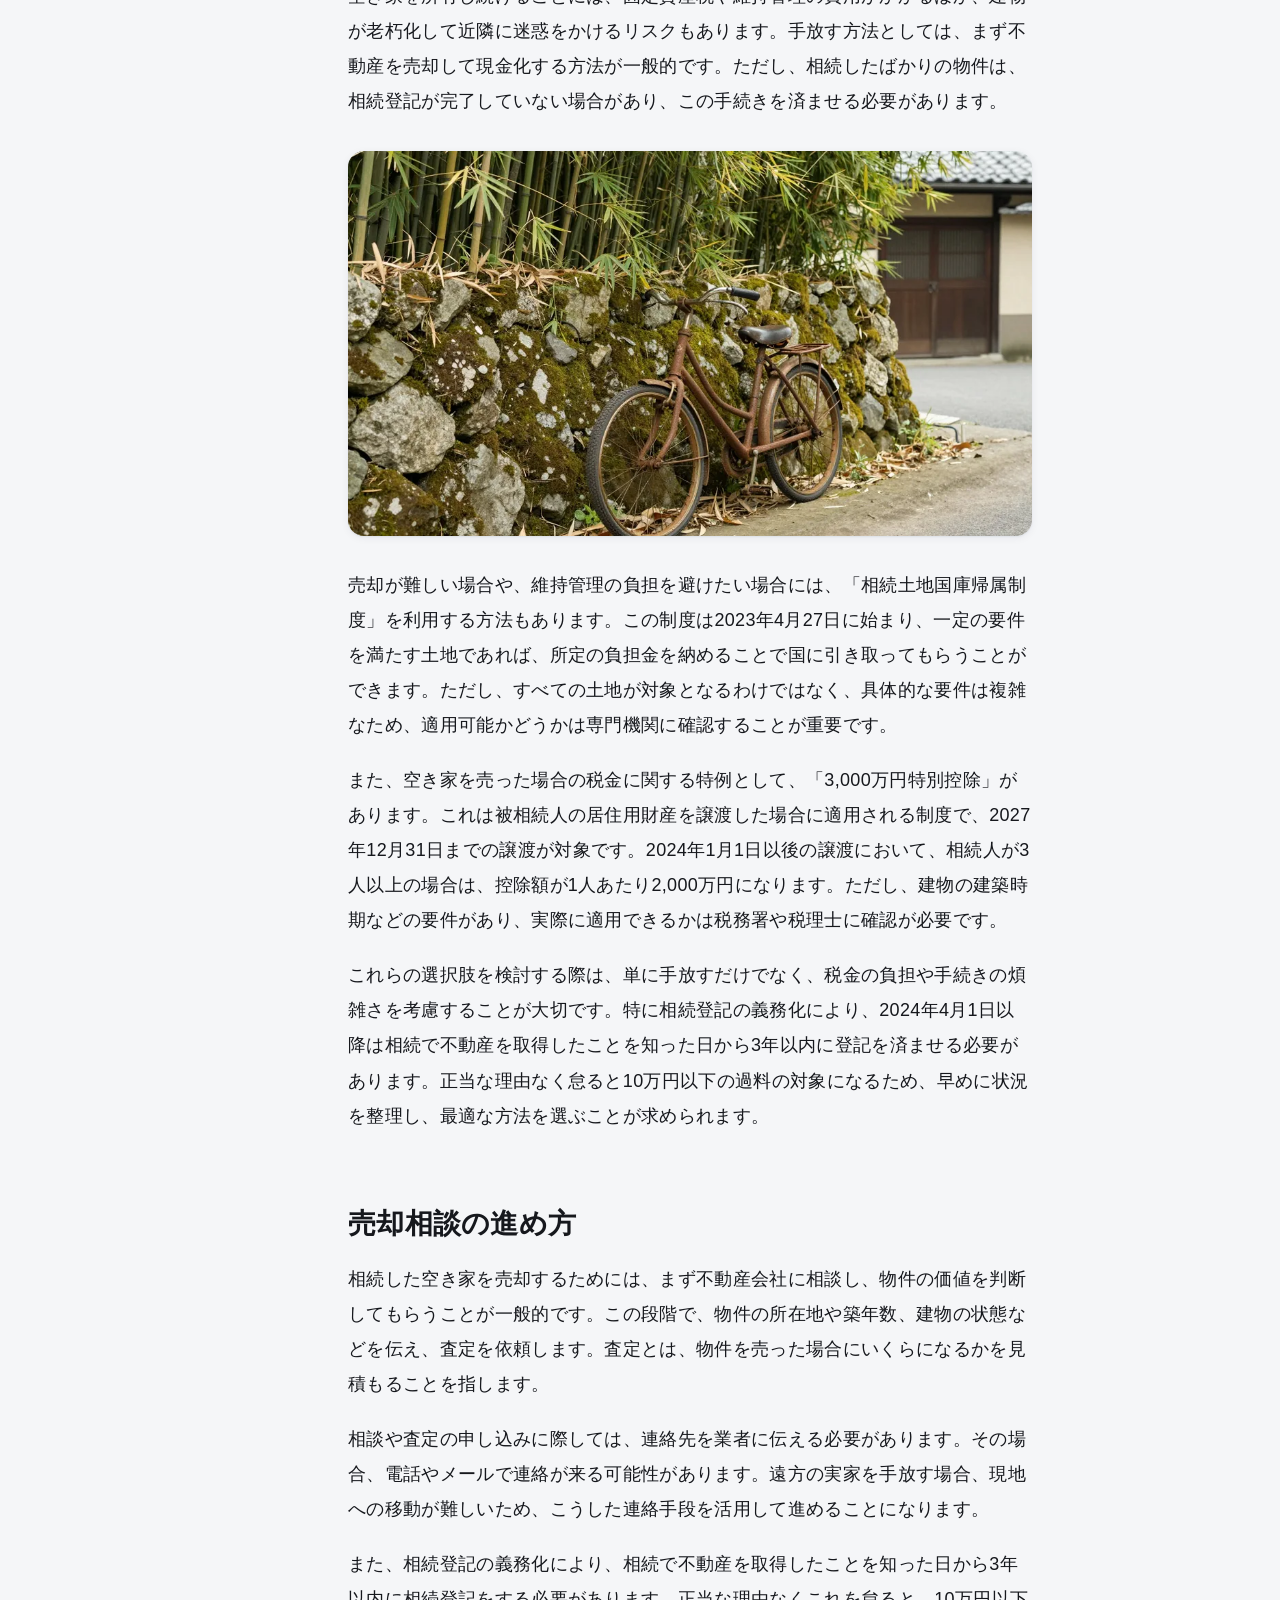
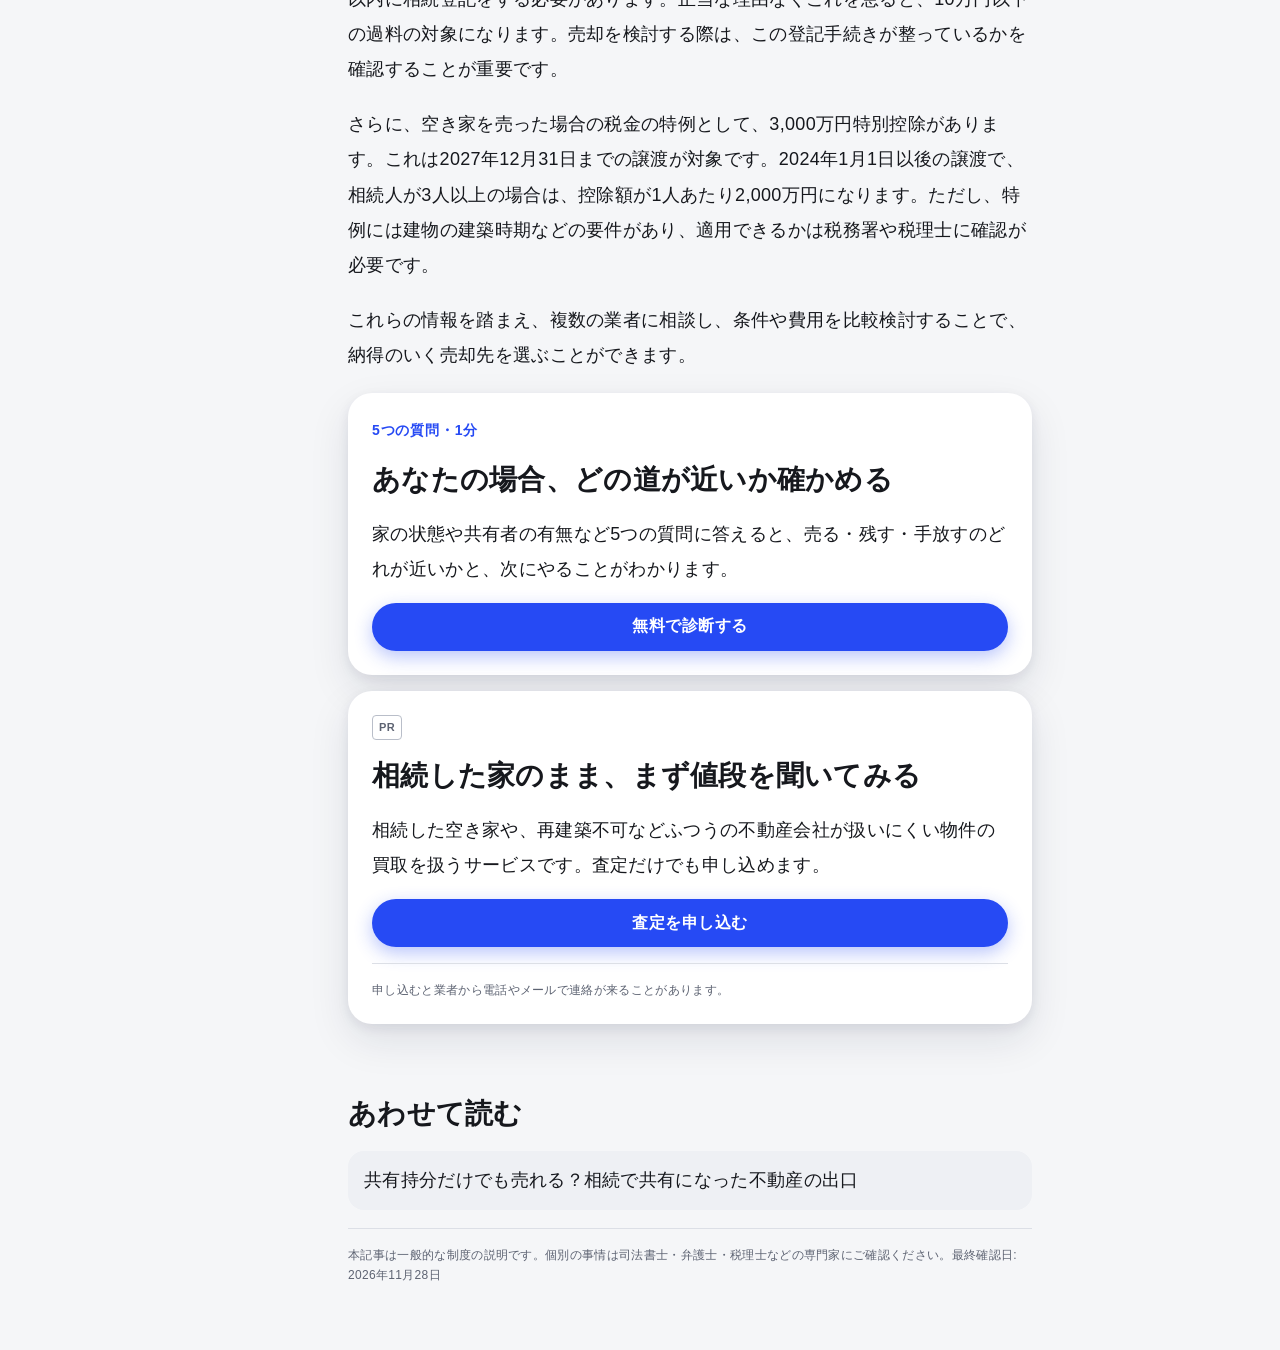
<file: blog/akiya-souzoku/index.html>
<!doctype html>
<html lang="ja"><head><meta charset="utf-8"><meta name="viewport" content="width=device-width,initial-scale=1">
<title>相続した空き家、放置するとどうなる？売却前に知っておくこと</title><meta name="description" content="相続した実家を空き家のまま置くと何が起きるか。固定資産税・管理の手間・相続登記の義務化と、売却前に確認しておくことをまとめました。">
<link rel="canonical" href="https://souzoku.clawtechjp.com/blog/akiya-souzoku/"><meta property="og:type" content="article"><meta property="og:title" content="相続した空き家、放置するとどうなる？売却前に知っておくこと"><meta property="og:url" content="https://souzoku.clawtechjp.com/blog/akiya-souzoku/"><meta property="og:description" content="相続した実家を空き家のまま置くと何が起きるか。固定資産税・管理の手間・相続登記の義務化と、売却前に確認しておくことをまとめました。"><meta property="og:site_name" content="相続した家と土地 どうする診断"><link rel="icon" href="/favicon.ico"><meta property="og:image" content="https://souzoku.clawtechjp.com/blog/akiya-souzoku/img/hero.jpg"><meta name="twitter:card" content="summary_large_image"><script type="application/ld+json">{"@context": "https://schema.org", "@graph": [{"@type": "Article", "headline": "相続した空き家、放置するとどうなる？売却前に知っておくこと", "description": "相続した実家を空き家のまま置くと何が起きるか。固定資産税・管理の手間・相続登記の義務化と、売却前に確認しておくことをまとめました。", "image": ["https://souzoku.clawtechjp.com/blog/akiya-souzoku/img/hero.jpg"], "datePublished": "2026-11-28", "dateModified": "2026-11-28", "author": {"@type": "Organization", "name": "ClawTech", "url": "https://clawtechjp.com/"}, "mainEntityOfPage": "https://souzoku.clawtechjp.com/blog/akiya-souzoku/", "inLanguage": "ja"}, {"@type": "BreadcrumbList", "itemListElement": [{"@type": "ListItem", "position": 1, "name": "相続した家と土地 どうする診断", "item": "https://souzoku.clawtechjp.com/"}, {"@type": "ListItem", "position": 2, "name": "相続した空き家、放置するとどうなる？売却前に知っておくこと", "item": "https://souzoku.clawtechjp.com/blog/akiya-souzoku/"}]}]}</script><script async src="https://www.googletagmanager.com/gtag/js?id=G-RZ1TP2K3N0"></script><script>window.dataLayer=window.dataLayer||[];function gtag(){dataLayer.push(arguments);}gtag('js',new Date());gtag('config','G-RZ1TP2K3N0');</script>
<link rel="stylesheet" href="/ui/ct-ui.css">
<script>(function(c,l,a,r,i,t,y){c[a]=c[a]||function(){(c[a].q=c[a].q||[]).push(arguments)};t=l.createElement(r);t.async=1;t.src="https://www.clarity.ms/tag/"+i;y=l.getElementsByTagName(r)[0];y.parentNode.insertBefore(t,y);})(window,document,"clarity","script","zff2d6y1up");</script>
</head>
<body>
<header class="ct-hero-photo"><img src="img/hero.webp" alt="" width="1600" height="900" fetchpriority="high">
<div class="ct-container ct-hero-photo__in"><p class="ct-eyebrow">相続した不動産のこと</p><h1 class="ct-h1">相続した空き家、放置するとどうなる？売却前に知っておくこと</h1>
<p class="ct-lead">遠方の実家を相続して空き家のままにしている場合、2024年4月1日から相続登記の申請が義務化されたことなど、知っておくべきルールが変わっています。</p></div></header>
<nav class="ct-container ct-crumb" aria-label="パンくず"><a href="/">相続した家と土地 どうする診断</a> › 記事</nav>
<main class="ct-container">

<div class="ct-article">
<nav class="ct-toc" aria-label="目次"><p class="ct-eyebrow">目次</p><ol><li><a href="#s1">相続登記の義務化</a></li>
<li><a href="#s2">空き家を売ったときの税金の特例</a></li>
<li><a href="#s3">手放す方法の選択肢</a></li>
<li><a href="#s4">売却相談の進め方</a></li></ol></nav>
<article class="ct-body">
<p>また、空き家を売却する際には、期限付きの税制優遇や、国に土地を引き取ってもらう制度といった選択肢も存在します。この記事では、相続した空き家を放置することへの影響や、売却前に確認すべきポイントを整理します。</p>
<p class="ct-inline-cta"><b>あなたの場合、どの道が近いか確かめる</b> → <a href="/" onclick="if(window.gtag)gtag('event','internal_click',{src:'akiya-souzoku',to:'hub_inline'})">無料で診断する</a></p>

<h2 id="s1">相続登記の義務化</h2>
<p>2024年4月1日から、相続登記の申請が義務化されました。これにより、相続で不動産を取得したことを知った日から3年以内に、相続登記をする必要があります。もし正当な理由なくこの手続きを怠ると、10万円以下の過料の対象になります。</p>
<figure class="ct-figure"><img src="img/s1.webp" alt="相続登記の義務化" loading="lazy" width="1600" height="900"></figure>
<p>遠方に実家があり、空き家のままにしている場合、この期限を過ぎると罰則の対象となるため、注意が必要です。相続登記は、不動産の所有者を誰から誰へ引き継ぐかを公的に記録する手続きです。これを済ませることで、その不動産が自分のものであることが明確になります。</p>
<p>空き家を売却する際にも、まずこの登記が完了していることが前提となります。登記が済んでいないと、売りたいと思ったときに手続きが複雑になったり、時間がかかったりする可能性があります。また、相続人が複数いる場合、全員で合意して手続きを進める必要があります。</p>
<p>相続登記の義務化は、空き家の放置による問題を防ぐための仕組みです。遠方に住んでいても、期限を守って手続きを進めることが重要です。もし手続きが難しい場合は、司法書士などの専門家に相談することも検討してください。</p>
<h2 id="s2">空き家を売ったときの税金の特例</h2>
<p>相続した空き家を売却する際には、譲渡所得税が発生する場合があります。この税金を軽減するための制度として、3,000万円特別控除（被相続人の居住用財産の譲渡所得の特別控除）が挙げられます。この制度は、2027年12月31日までに譲渡が行われた場合に適用されます。</p>
<p>ただし、この控除には建物の建築時期などの要件があり、すべての空き家が対象になるわけではありません。適用できるかどうかは税務署や税理士に確認が必要です。</p>
<p>また、相続人が3人以上の場合、2024年1月1日以後の譲渡では、控除額が1人あたり2,000万円になります。これは、相続人が複数いる場合に、それぞれの控除額が調整されることを意味します。</p>
<p>これらの特例を活用することで、譲渡所得税の負担を軽減できる可能性があります。しかし、特例の適用には条件があるため、事前に専門家に相談することが重要です。また、相続登記の義務化に伴い、相続登記を怠ると10万円以下の過料の対象になるため、売却前に相続登記を完了しておくことも必要です。</p>
<p>空き家を売却する際には、税金の特例だけでなく、相続登記の義務化や手放す方法の選択肢も考慮に入れる必要があります。特に、相続土地国庫帰属制度のように、要件を満たす土地は負担金を納めて国に引き取ってもらうことも可能です。</p>
<p>売却を検討する際は、まず相続登記を完了し、次に税金の特例が適用できるかを確認しましょう。その後、業者に相談・査定を申し込むことで、具体的な売却計画を立てることができます。ただし、業者に相談すると、連絡先が業者に渡り、電話やメールで連絡が来ることがあるため、その点も考慮に入れておく必要があります。</p>
<p>これらの情報を踏まえ、相続した空き家を適切に売却し、税金の負担を軽減するための準備を進めましょう。</p>
<h2 id="s3">手放す方法の選択肢</h2>
<p>空き家を所有し続けることには、固定資産税や維持管理の費用がかかるほか、建物が老朽化して近隣に迷惑をかけるリスクもあります。手放す方法としては、まず不動産を売却して現金化する方法が一般的です。ただし、相続したばかりの物件は、相続登記が完了していない場合があり、この手続きを済ませる必要があります。</p>
<figure class="ct-figure"><img src="img/s3.webp" alt="手放す方法の選択肢" loading="lazy" width="1600" height="900"></figure>
<p>売却が難しい場合や、維持管理の負担を避けたい場合には、「相続土地国庫帰属制度」を利用する方法もあります。この制度は2023年4月27日に始まり、一定の要件を満たす土地であれば、所定の負担金を納めることで国に引き取ってもらうことができます。ただし、すべての土地が対象となるわけではなく、具体的な要件は複雑なため、適用可能かどうかは専門機関に確認することが重要です。</p>
<p>また、空き家を売った場合の税金に関する特例として、「3,000万円特別控除」があります。これは被相続人の居住用財産を譲渡した場合に適用される制度で、2027年12月31日までの譲渡が対象です。2024年1月1日以後の譲渡において、相続人が3人以上の場合は、控除額が1人あたり2,000万円になります。ただし、建物の建築時期などの要件があり、実際に適用できるかは税務署や税理士に確認が必要です。</p>
<p>これらの選択肢を検討する際は、単に手放すだけでなく、税金の負担や手続きの煩雑さを考慮することが大切です。特に相続登記の義務化により、2024年4月1日以降は相続で不動産を取得したことを知った日から3年以内に登記を済ませる必要があります。正当な理由なく怠ると10万円以下の過料の対象になるため、早めに状況を整理し、最適な方法を選ぶことが求められます。</p>
<h2 id="s4">売却相談の進め方</h2>
<p>相続した空き家を売却するためには、まず不動産会社に相談し、物件の価値を判断してもらうことが一般的です。この段階で、物件の所在地や築年数、建物の状態などを伝え、査定を依頼します。査定とは、物件を売った場合にいくらになるかを見積もることを指します。</p>
<p>相談や査定の申し込みに際しては、連絡先を業者に伝える必要があります。その場合、電話やメールで連絡が来る可能性があります。遠方の実家を手放す場合、現地への移動が難しいため、こうした連絡手段を活用して進めることになります。</p>
<p>また、相続登記の義務化により、相続で不動産を取得したことを知った日から3年以内に相続登記をする必要があります。正当な理由なくこれを怠ると、10万円以下の過料の対象になります。売却を検討する際は、この登記手続きが整っているかを確認することが重要です。</p>
<p>さらに、空き家を売った場合の税金の特例として、3,000万円特別控除があります。これは2027年12月31日までの譲渡が対象です。2024年1月1日以後の譲渡で、相続人が3人以上の場合は、控除額が1人あたり2,000万円になります。ただし、特例には建物の建築時期などの要件があり、適用できるかは税務署や税理士に確認が必要です。</p>
<p>これらの情報を踏まえ、複数の業者に相談し、条件や費用を比較検討することで、納得のいく売却先を選ぶことができます。</p>
<aside class="ct-panel ct-panel--raised ct-cta-card" aria-label="診断"><p class="ct-eyebrow">5つの質問・1分</p><h2 class="ct-h3">あなたの場合、どの道が近いか確かめる</h2><p>家の状態や共有者の有無など5つの質問に答えると、売る・残す・手放すのどれが近いかと、次にやることがわかります。</p><a class="ct-btn ct-btn--primary" href="/" onclick="if(window.gtag)gtag('event','internal_click',{src:'akiya-souzoku',to:'hub'})">無料で診断する</a></aside>
<aside class="ct-panel ct-panel--raised ct-cta-card" aria-label="相談先"><span class="ct-pr">PR</span><h2 class="ct-h3">相続した家のまま、まず値段を聞いてみる</h2><p>相続した空き家や、再建築不可などふつうの不動産会社が扱いにくい物件の買取を扱うサービスです。査定だけでも申し込めます。</p><a class="ct-btn ct-btn--primary" href="https://px.a8.net/svt/ejp?a8mat=4BA7XB+3XP8AQ+56AO+HV7V6" rel="sponsored noopener" target="_blank" onclick="if(window.gtag)gtag('event','site_click',{place:'article',article:'akiya-souzoku',pid:'s00000024144003'})">査定を申し込む</a><p class="ct-note">申し込むと業者から電話やメールで連絡が来ることがあります。</p></aside>
<nav class="ct-related" aria-label="あわせて読む"><h2 class="ct-h3">あわせて読む</h2><ul><li><a href="/blog/kyoyu-mochibun/" onclick="if(window.gtag)gtag('event','internal_click',{src:'akiya-souzoku',to:'kyoyu-mochibun'})">共有持分だけでも売れる？相続で共有になった不動産の出口</a></li></ul></nav>
<p class="ct-note">本記事は一般的な制度の説明です。個別の事情は司法書士・弁護士・税理士などの専門家にご確認ください。最終確認日: 2026年11月28日</p>
</article></div></main>
</body></html>
</file>
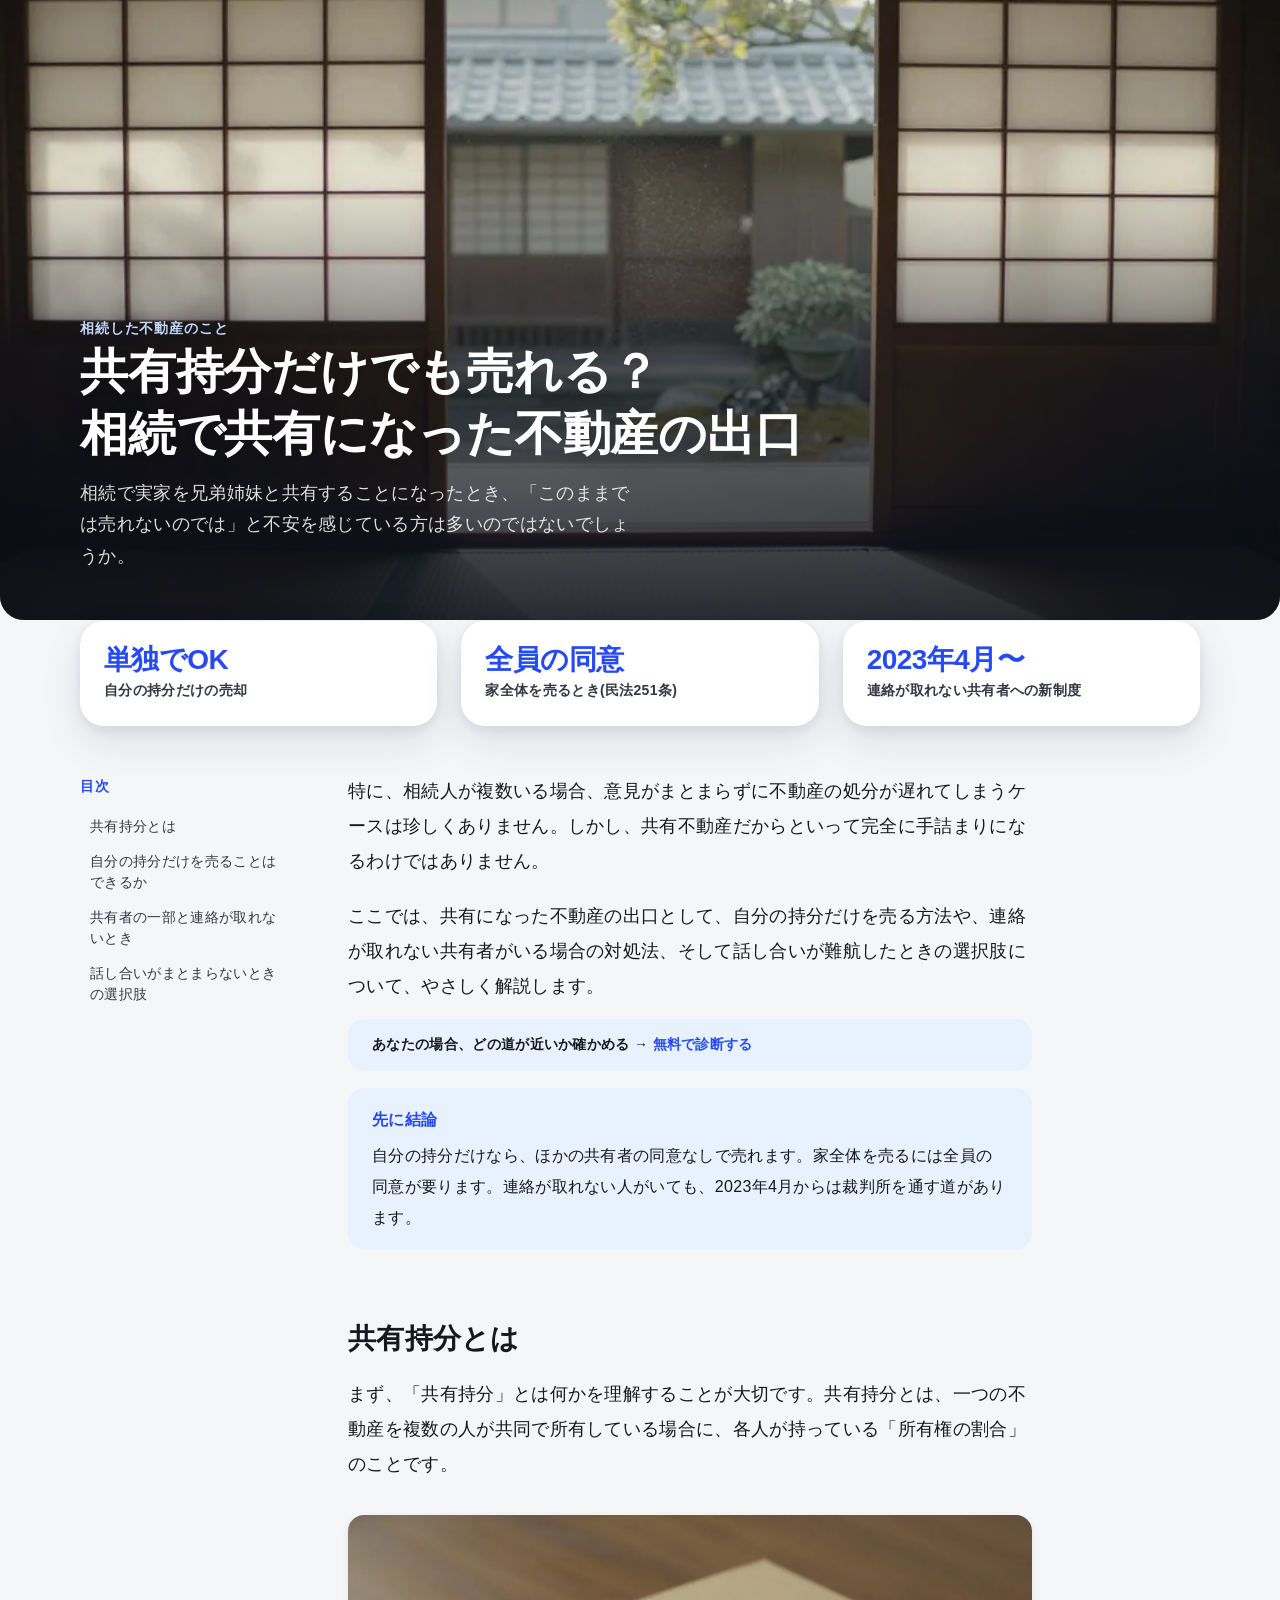
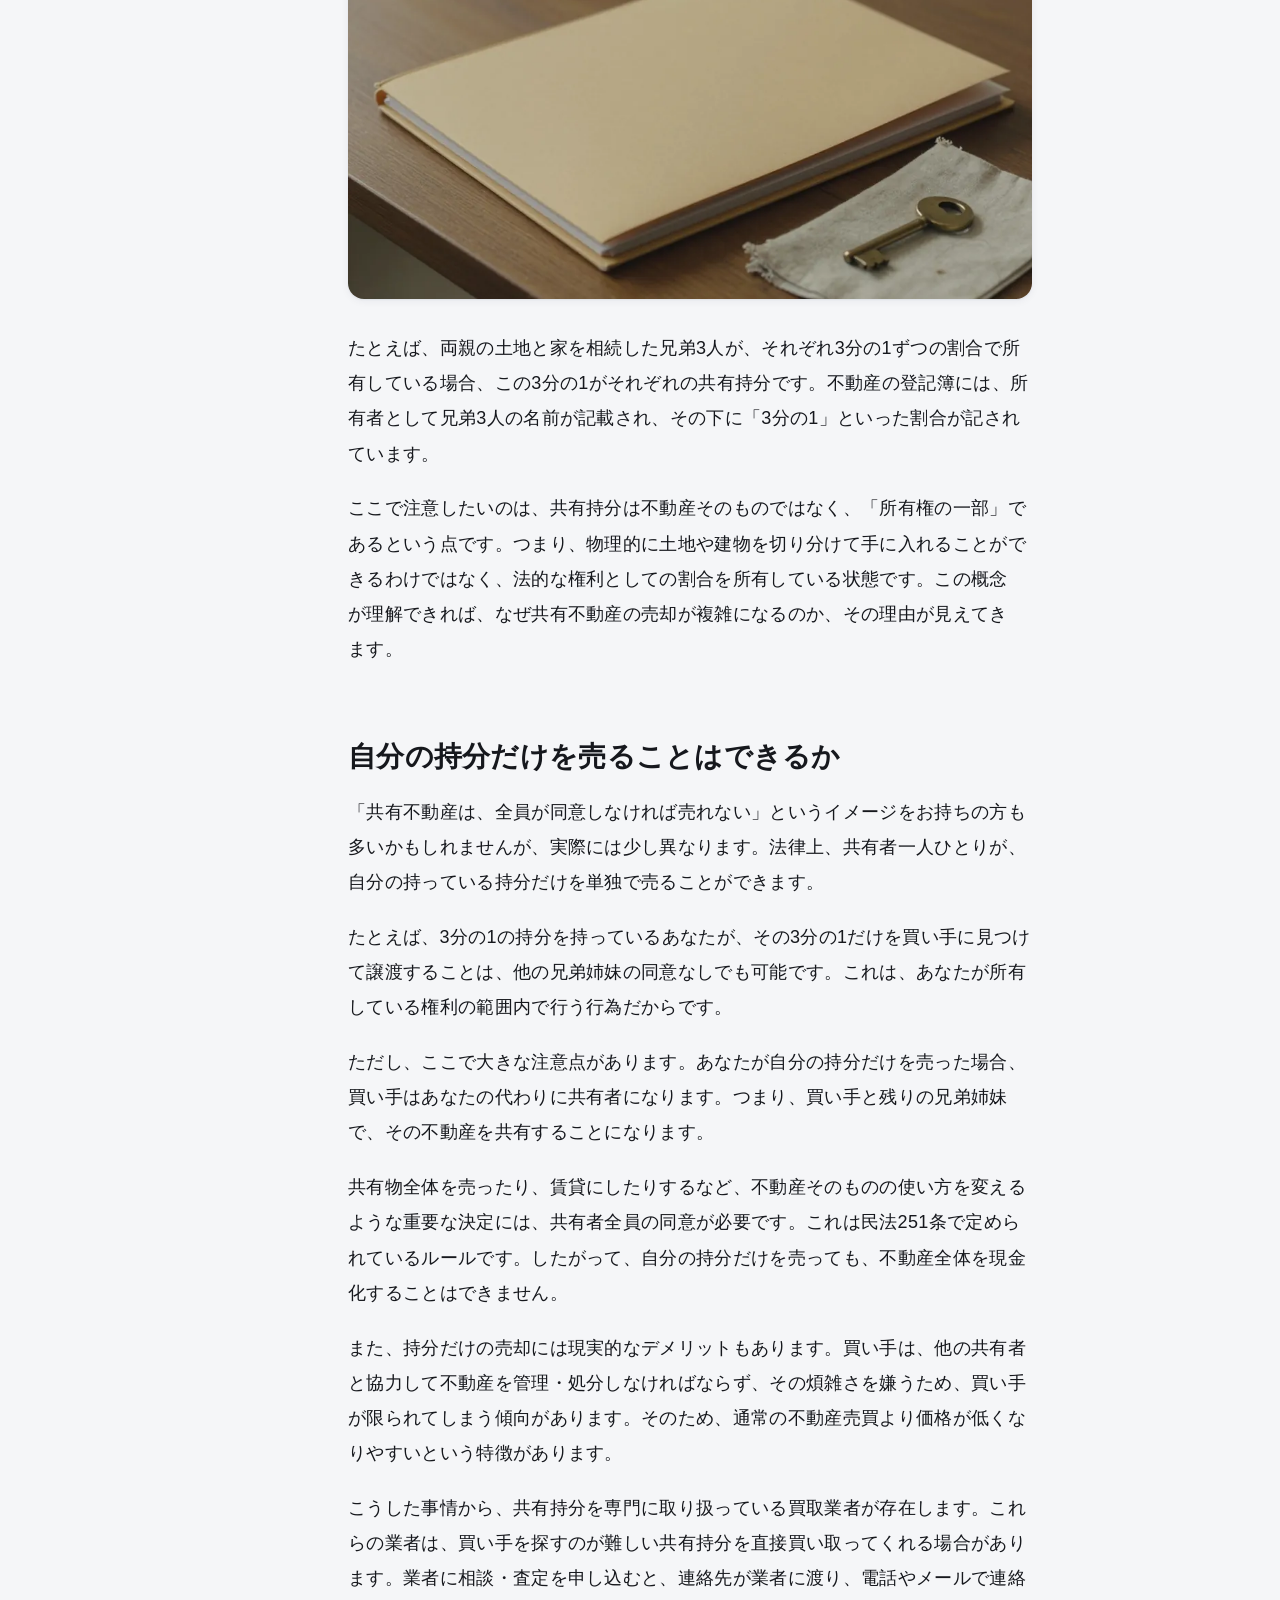
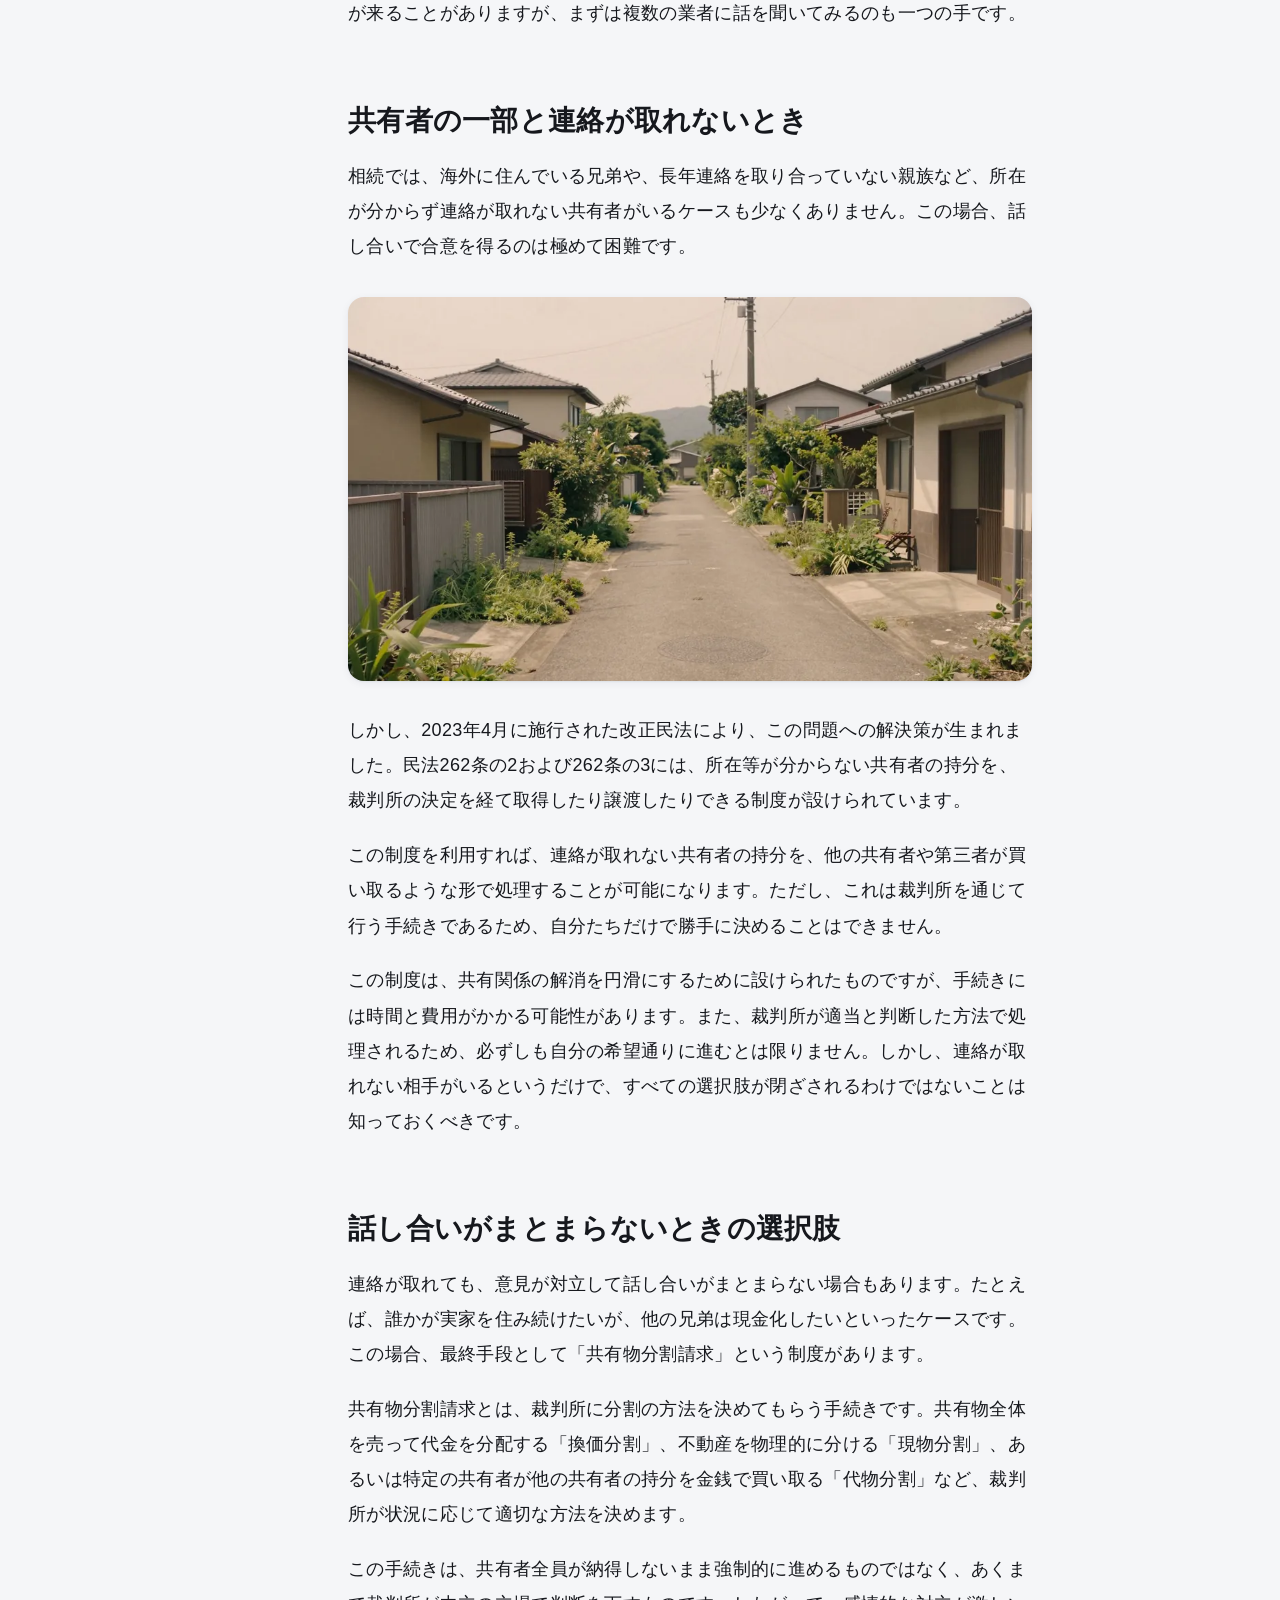
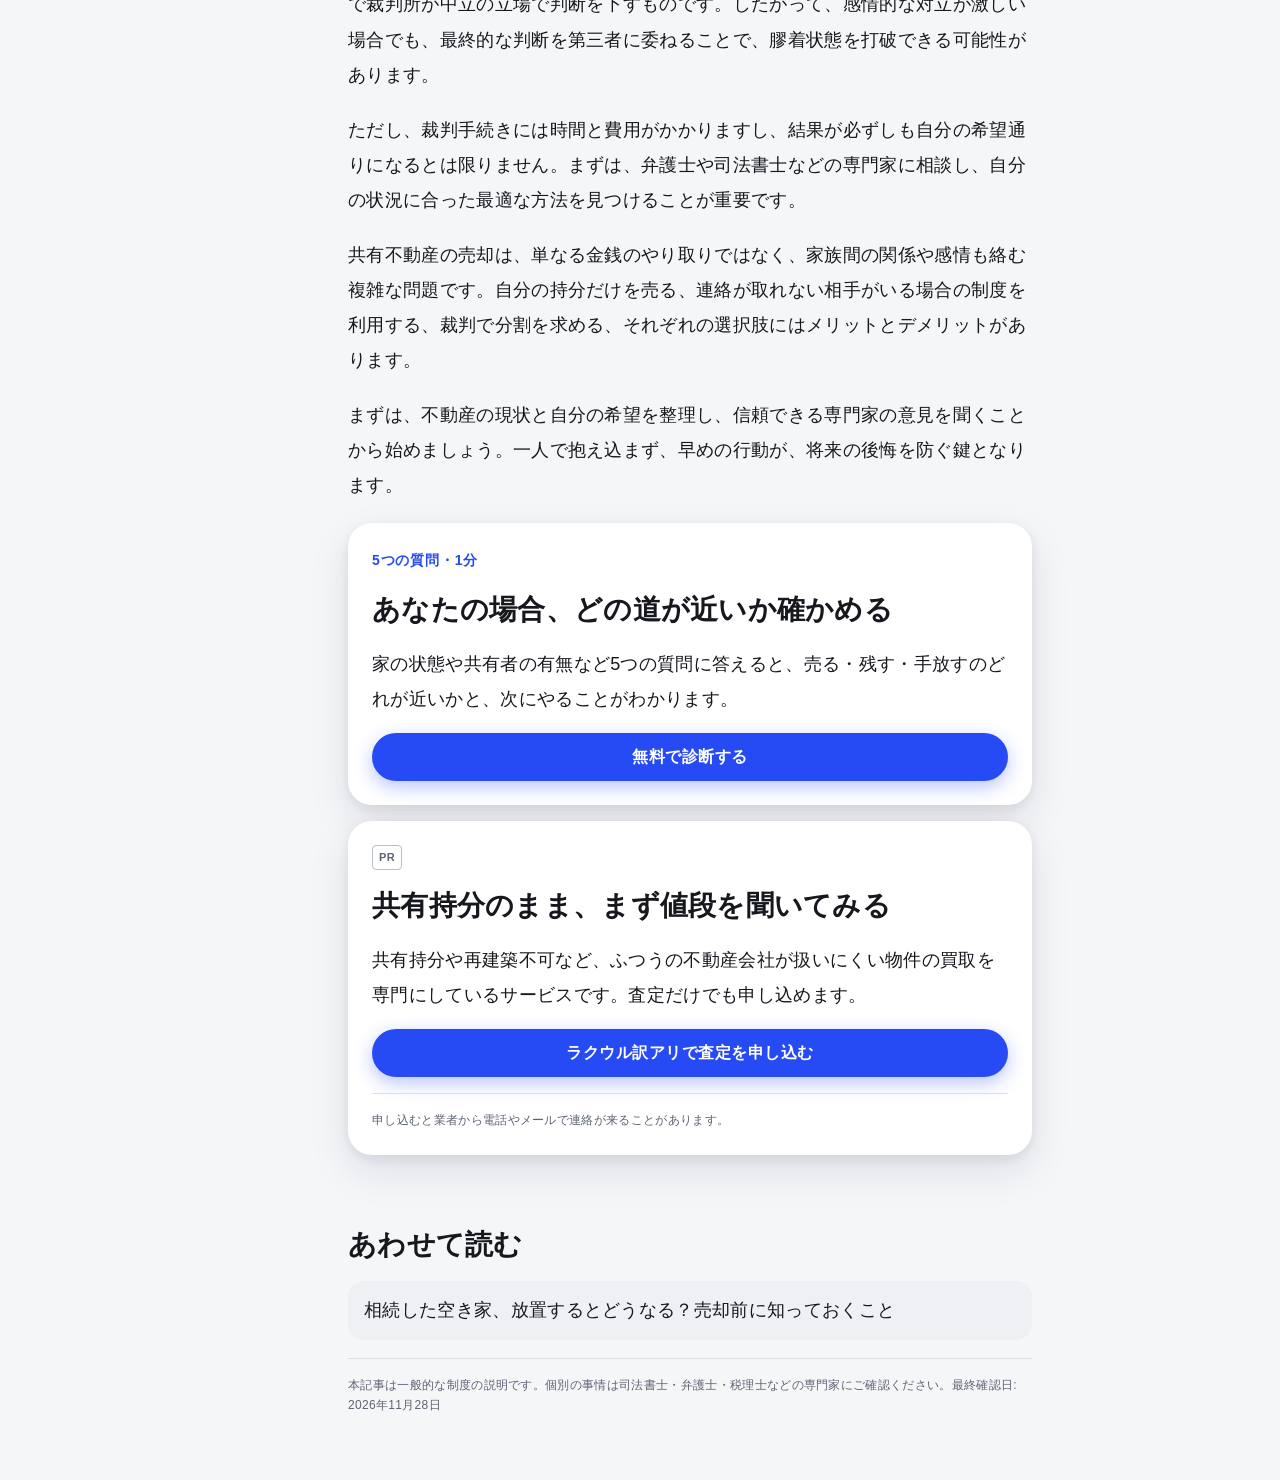
<file: blog/kyoyu-mochibun/index.html>
<!doctype html>
<html lang="ja"><head><meta charset="utf-8"><meta name="viewport" content="width=device-width,initial-scale=1">
<title>共有持分だけでも売れる？相続で共有になった不動産の出口</title><meta name="description" content="共有名義で相続した不動産は、自分の持分だけなら単独で売れます。全体の売却に必要な同意、連絡が取れない共有者への2023年の新制度、話し合いがまとまらない時の選択肢を整理。">
<link rel="canonical" href="https://souzoku.clawtechjp.com/blog/kyoyu-mochibun/"><meta property="og:type" content="article"><meta property="og:title" content="共有持分だけでも売れる？相続で共有になった不動産の出口"><meta property="og:url" content="https://souzoku.clawtechjp.com/blog/kyoyu-mochibun/"><meta property="og:description" content="共有名義で相続した不動産は、自分の持分だけなら単独で売れます。全体の売却に必要な同意、連絡が取れない共有者への2023年の新制度、話し合いがまとまらない時の選択肢を整理。"><meta property="og:site_name" content="相続した家と土地 どうする診断"><link rel="icon" href="/favicon.ico"><meta property="og:image" content="https://souzoku.clawtechjp.com/blog/kyoyu-mochibun/img/hero.jpg"><meta name="twitter:card" content="summary_large_image"><script type="application/ld+json">{"@context": "https://schema.org", "@graph": [{"@type": "Article", "headline": "共有持分だけでも売れる？相続で共有になった不動産の出口", "description": "共有名義で相続した不動産は、自分の持分だけなら単独で売れます。全体の売却に必要な同意、連絡が取れない共有者への2023年の新制度、話し合いがまとまらない時の選択肢を整理。", "image": ["https://souzoku.clawtechjp.com/blog/kyoyu-mochibun/img/hero.jpg"], "datePublished": "2026-11-28", "dateModified": "2026-11-28", "author": {"@type": "Organization", "name": "ClawTech", "url": "https://clawtechjp.com/"}, "mainEntityOfPage": "https://souzoku.clawtechjp.com/blog/kyoyu-mochibun/", "inLanguage": "ja"}, {"@type": "BreadcrumbList", "itemListElement": [{"@type": "ListItem", "position": 1, "name": "相続した家と土地 どうする診断", "item": "https://souzoku.clawtechjp.com/"}, {"@type": "ListItem", "position": 2, "name": "共有持分だけでも売れる？相続で共有になった不動産の出口", "item": "https://souzoku.clawtechjp.com/blog/kyoyu-mochibun/"}]}]}</script><script async src="https://www.googletagmanager.com/gtag/js?id=G-RZ1TP2K3N0"></script><script>window.dataLayer=window.dataLayer||[];function gtag(){dataLayer.push(arguments);}gtag('js',new Date());gtag('config','G-RZ1TP2K3N0');</script>
<link rel="stylesheet" href="/ui/ct-ui.css">
<script>(function(c,l,a,r,i,t,y){c[a]=c[a]||function(){(c[a].q=c[a].q||[]).push(arguments)};t=l.createElement(r);t.async=1;t.src="https://www.clarity.ms/tag/"+i;y=l.getElementsByTagName(r)[0];y.parentNode.insertBefore(t,y);})(window,document,"clarity","script","zff2d6y1up");</script>
</head>
<body>
<header class="ct-hero-photo"><img src="img/hero.webp" alt="" width="1600" height="900" fetchpriority="high">
<div class="ct-container ct-hero-photo__in"><p class="ct-eyebrow">相続した不動産のこと</p><h1 class="ct-h1">共有持分だけでも売れる？相続で共有になった不動産の出口</h1>
<p class="ct-lead">相続で実家を兄弟姉妹と共有することになったとき、「このままでは売れないのでは」と不安を感じている方は多いのではないでしょうか。</p></div></header>
<nav class="ct-container ct-crumb" aria-label="パンくず"><a href="/">相続した家と土地 どうする診断</a> › 記事</nav>
<main class="ct-container">
<section class="ct-keyfacts" aria-label="要点"><div class="ct-panel ct-panel--raised ct-stat"><span class="ct-stat__value">単独でOK</span><span class="ct-stat__label ct-caption">自分の持分だけの売却</span></div><div class="ct-panel ct-panel--raised ct-stat"><span class="ct-stat__value">全員の同意</span><span class="ct-stat__label ct-caption">家全体を売るとき(民法251条)</span></div><div class="ct-panel ct-panel--raised ct-stat"><span class="ct-stat__value">2023年4月〜</span><span class="ct-stat__label ct-caption">連絡が取れない共有者への新制度</span></div></section>
<div class="ct-article">
<nav class="ct-toc" aria-label="目次"><p class="ct-eyebrow">目次</p><ol><li><a href="#s1">共有持分とは</a></li>
<li><a href="#s2">自分の持分だけを売ることはできるか</a></li>
<li><a href="#s3">共有者の一部と連絡が取れないとき</a></li>
<li><a href="#s4">話し合いがまとまらないときの選択肢</a></li></ol></nav>
<article class="ct-body">
<p>特に、相続人が複数いる場合、意見がまとまらずに不動産の処分が遅れてしまうケースは珍しくありません。しかし、共有不動産だからといって完全に手詰まりになるわけではありません。</p><p>ここでは、共有になった不動産の出口として、自分の持分だけを売る方法や、連絡が取れない共有者がいる場合の対処法、そして話し合いが難航したときの選択肢について、やさしく解説します。</p>
<p class="ct-inline-cta"><b>あなたの場合、どの道が近いか確かめる</b> → <a href="/" onclick="if(window.gtag)gtag('event','internal_click',{src:'kyoyu-mochibun',to:'hub_inline'})">無料で診断する</a></p>
<div class="ct-callout"><b>先に結論</b>自分の持分だけなら、ほかの共有者の同意なしで売れます。家全体を売るには全員の同意が要ります。連絡が取れない人がいても、2023年4月からは裁判所を通す道があります。</div>
<h2 id="s1">共有持分とは</h2>
<p>まず、「共有持分」とは何かを理解することが大切です。共有持分とは、一つの不動産を複数の人が共同で所有している場合に、各人が持っている「所有権の割合」のことです。</p>
<figure class="ct-figure"><img src="img/s1.webp" alt="共有持分とは" loading="lazy" width="1600" height="900"></figure>
<p>たとえば、両親の土地と家を相続した兄弟3人が、それぞれ3分の1ずつの割合で所有している場合、この3分の1がそれぞれの共有持分です。不動産の登記簿には、所有者として兄弟3人の名前が記載され、その下に「3分の1」といった割合が記されています。</p>
<p>ここで注意したいのは、共有持分は不動産そのものではなく、「所有権の一部」であるという点です。つまり、物理的に土地や建物を切り分けて手に入れることができるわけではなく、法的な権利としての割合を所有している状態です。この概念が理解できれば、なぜ共有不動産の売却が複雑になるのか、その理由が見えてきます。</p>
<h2 id="s2">自分の持分だけを売ることはできるか</h2>
<p>「共有不動産は、全員が同意しなければ売れない」というイメージをお持ちの方も多いかもしれませんが、実際には少し異なります。法律上、共有者一人ひとりが、自分の持っている持分だけを単独で売ることができます。</p>
<p>たとえば、3分の1の持分を持っているあなたが、その3分の1だけを買い手に見つけて譲渡することは、他の兄弟姉妹の同意なしでも可能です。これは、あなたが所有している権利の範囲内で行う行為だからです。</p>
<p>ただし、ここで大きな注意点があります。あなたが自分の持分だけを売った場合、買い手はあなたの代わりに共有者になります。つまり、買い手と残りの兄弟姉妹で、その不動産を共有することになります。</p>
<p>共有物全体を売ったり、賃貸にしたりするなど、不動産そのものの使い方を変えるような重要な決定には、共有者全員の同意が必要です。これは民法251条で定められているルールです。したがって、自分の持分だけを売っても、不動産全体を現金化することはできません。</p>
<p>また、持分だけの売却には現実的なデメリットもあります。買い手は、他の共有者と協力して不動産を管理・処分しなければならず、その煩雑さを嫌うため、買い手が限られてしまう傾向があります。そのため、通常の不動産売買より価格が低くなりやすいという特徴があります。</p>
<p>こうした事情から、共有持分を専門に取り扱っている買取業者が存在します。これらの業者は、買い手を探すのが難しい共有持分を直接買い取ってくれる場合があります。業者に相談・査定を申し込むと、連絡先が業者に渡り、電話やメールで連絡が来ることがありますが、まずは複数の業者に話を聞いてみるのも一つの手です。</p>
<h2 id="s3">共有者の一部と連絡が取れないとき</h2>
<p>相続では、海外に住んでいる兄弟や、長年連絡を取り合っていない親族など、所在が分からず連絡が取れない共有者がいるケースも少なくありません。この場合、話し合いで合意を得るのは極めて困難です。</p>
<figure class="ct-figure"><img src="img/s3.webp" alt="共有者の一部と連絡が取れないとき" loading="lazy" width="1600" height="900"></figure>
<p>しかし、2023年4月に施行された改正民法により、この問題への解決策が生まれました。民法262条の2および262条の3には、所在等が分からない共有者の持分を、裁判所の決定を経て取得したり譲渡したりできる制度が設けられています。</p>
<p>この制度を利用すれば、連絡が取れない共有者の持分を、他の共有者や第三者が買い取るような形で処理することが可能になります。ただし、これは裁判所を通じて行う手続きであるため、自分たちだけで勝手に決めることはできません。</p>
<p>この制度は、共有関係の解消を円滑にするために設けられたものですが、手続きには時間と費用がかかる可能性があります。また、裁判所が適当と判断した方法で処理されるため、必ずしも自分の希望通りに進むとは限りません。しかし、連絡が取れない相手がいるというだけで、すべての選択肢が閉ざされるわけではないことは知っておくべきです。</p>
<h2 id="s4">話し合いがまとまらないときの選択肢</h2>
<p>連絡が取れても、意見が対立して話し合いがまとまらない場合もあります。たとえば、誰かが実家を住み続けたいが、他の兄弟は現金化したいといったケースです。この場合、最終手段として「共有物分割請求」という制度があります。</p>
<p>共有物分割請求とは、裁判所に分割の方法を決めてもらう手続きです。共有物全体を売って代金を分配する「換価分割」、不動産を物理的に分ける「現物分割」、あるいは特定の共有者が他の共有者の持分を金銭で買い取る「代物分割」など、裁判所が状況に応じて適切な方法を決めます。</p>
<p>この手続きは、共有者全員が納得しないまま強制的に進めるものではなく、あくまで裁判所が中立の立場で判断を下すものです。したがって、感情的な対立が激しい場合でも、最終的な判断を第三者に委ねることで、膠着状態を打破できる可能性があります。</p>
<p>ただし、裁判手続きには時間と費用がかかりますし、結果が必ずしも自分の希望通りになるとは限りません。まずは、弁護士や司法書士などの専門家に相談し、自分の状況に合った最適な方法を見つけることが重要です。</p>
<p>共有不動産の売却は、単なる金銭のやり取りではなく、家族間の関係や感情も絡む複雑な問題です。自分の持分だけを売る、連絡が取れない相手がいる場合の制度を利用する、裁判で分割を求める、それぞれの選択肢にはメリットとデメリットがあります。</p>
<p>まずは、不動産の現状と自分の希望を整理し、信頼できる専門家の意見を聞くことから始めましょう。一人で抱え込まず、早めの行動が、将来の後悔を防ぐ鍵となります。</p>
<aside class="ct-panel ct-panel--raised ct-cta-card" aria-label="診断"><p class="ct-eyebrow">5つの質問・1分</p><h2 class="ct-h3">あなたの場合、どの道が近いか確かめる</h2><p>家の状態や共有者の有無など5つの質問に答えると、売る・残す・手放すのどれが近いかと、次にやることがわかります。</p><a class="ct-btn ct-btn--primary" href="/" onclick="if(window.gtag)gtag('event','internal_click',{src:'kyoyu-mochibun',to:'hub'})">無料で診断する</a></aside>
<aside class="ct-panel ct-panel--raised ct-cta-card" aria-label="相談先"><span class="ct-pr">PR</span><h2 class="ct-h3">共有持分のまま、まず値段を聞いてみる</h2><p>共有持分や再建築不可など、ふつうの不動産会社が扱いにくい物件の買取を専門にしているサービスです。査定だけでも申し込めます。</p><a class="ct-btn ct-btn--primary" href="https://px.a8.net/svt/ejp?a8mat=4BA7XB+38P0W2+56AO+601S1" rel="sponsored noopener" target="_blank" onclick="if(window.gtag)gtag('event','site_click',{place:'article',article:'kyoyu-mochibun',pid:'s00000024144001'})">ラクウル訳アリで査定を申し込む</a><p class="ct-note">申し込むと業者から電話やメールで連絡が来ることがあります。</p></aside>
<nav class="ct-related" aria-label="あわせて読む"><h2 class="ct-h3">あわせて読む</h2><ul><li><a href="/blog/akiya-souzoku/" onclick="if(window.gtag)gtag('event','internal_click',{src:'kyoyu-mochibun',to:'akiya-souzoku'})">相続した空き家、放置するとどうなる？売却前に知っておくこと</a></li></ul></nav>
<p class="ct-note">本記事は一般的な制度の説明です。個別の事情は司法書士・弁護士・税理士などの専門家にご確認ください。最終確認日: 2026年11月28日</p>
</article></div></main>
</body></html>
</file>
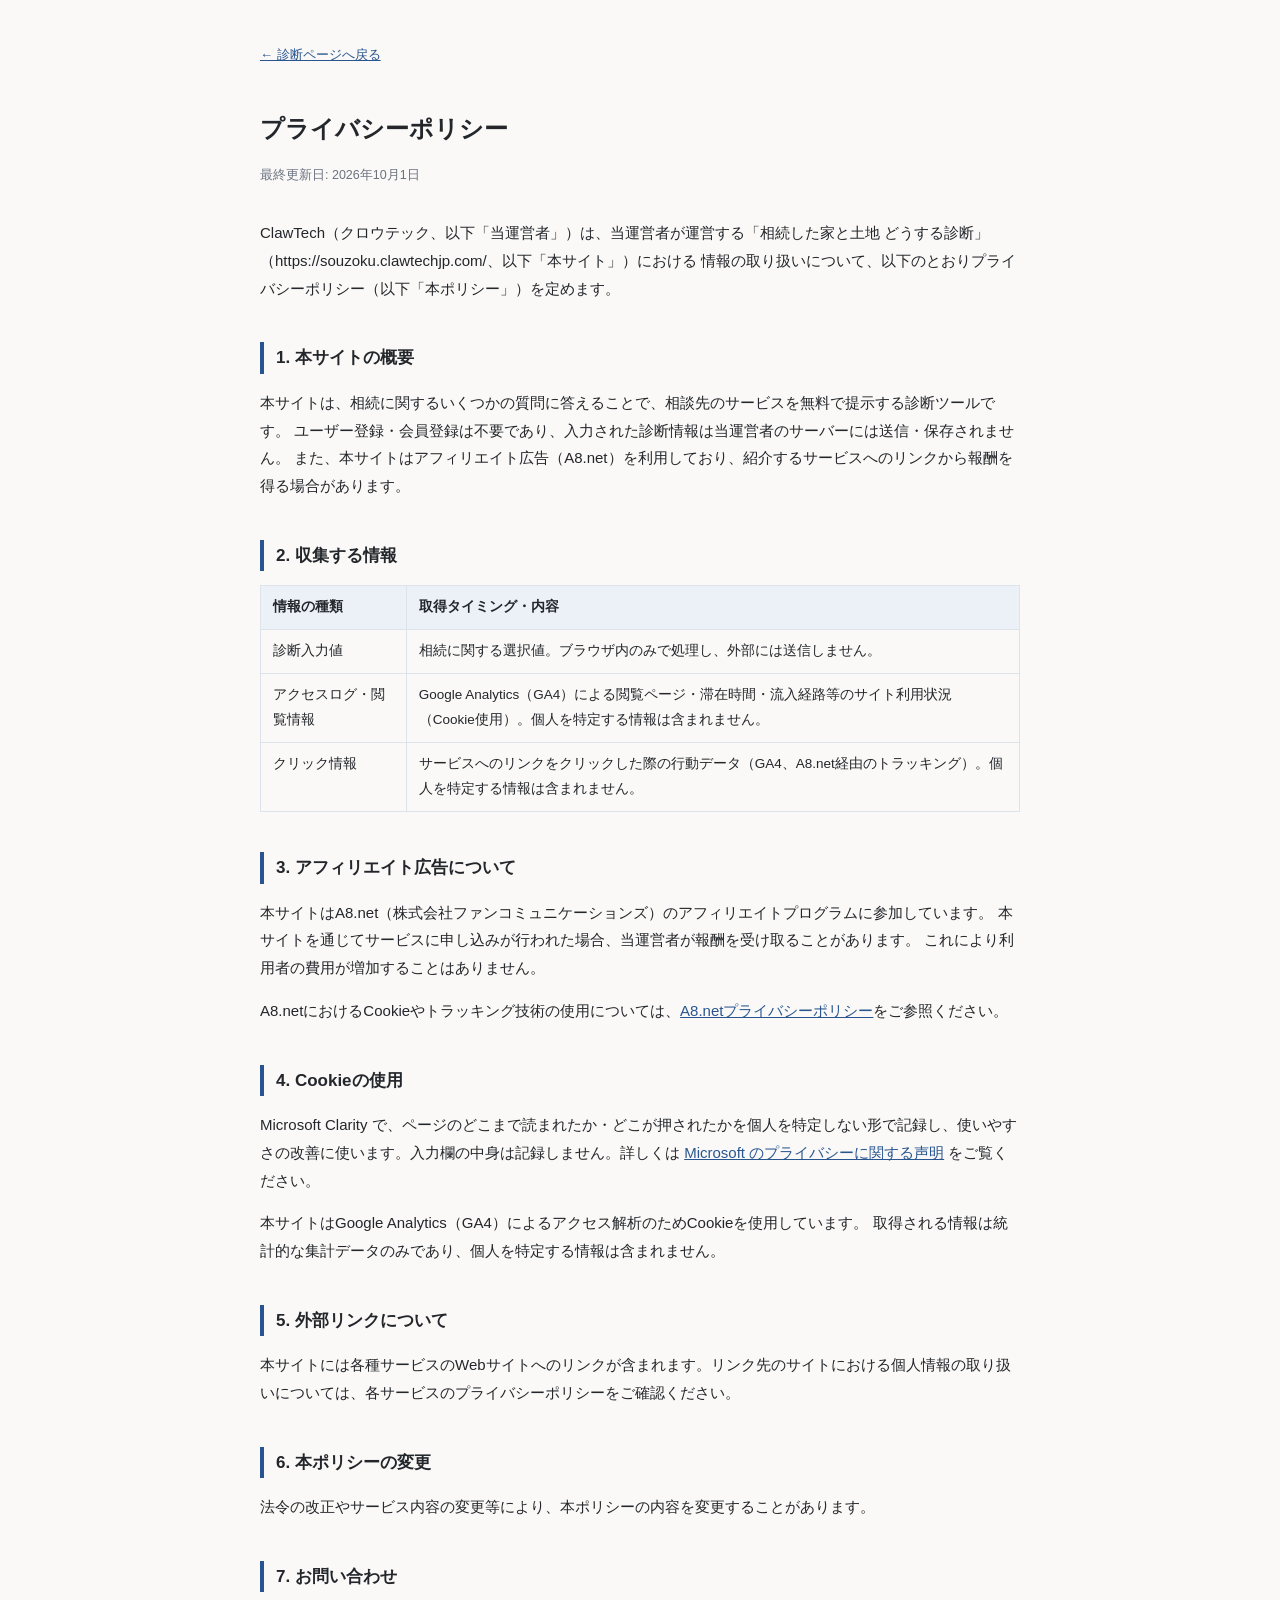
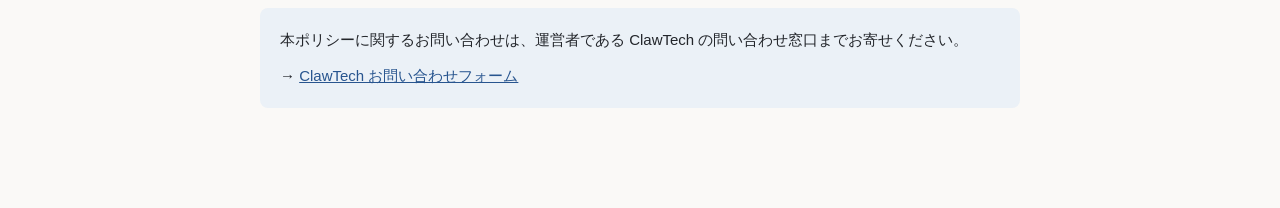
<file: privacy.html>
<!doctype html>
<html lang="ja">
<head>
<meta charset="UTF-8" />
<meta name="viewport" content="width=device-width, initial-scale=1.0" />
<title>プライバシーポリシー｜相続した家と土地 どうする診断</title>
<meta name="description" content="相続した家と土地 どうする診断における個人情報の取り扱い、アフィリエイト広告の利用方針について定めたプライバシーポリシーです。">
<meta name="robots" content="noindex">
<link rel="canonical" href="https://souzoku.clawtechjp.com/privacy.html">
<style>
  body {
    font-family: -apple-system, "Hiragino Sans", "Zen Kaku Gothic New", sans-serif;
    color: #23262B; max-width: 760px; margin: 0 auto; padding: 40px 20px 100px;
    line-height: 1.85; font-size: 15px; background:#FAF9F7;
  }
  a { color: #28558F; }
  .back { display:inline-block; margin-bottom: 24px; font-size: 13px; }
  h1 { font-size: 24px; margin-bottom: 6px; }
  .updated { color: #6B7280; font-size: 12.5px; margin-bottom: 32px; }
  h2 { font-size: 17px; margin-top: 40px; border-left: 4px solid #28558F; padding-left: 12px; }
  table { width: 100%; border-collapse: collapse; margin: 14px 0; font-size: 13.5px; }
  th, td { border: 1px solid #DDE3EA; padding: 9px 12px; text-align: left; vertical-align: top; }
  th { background: #EBF1F7; white-space:nowrap; }
  ul { padding-left: 22px; }
  li { margin-bottom: 6px; }
  .contact-box { background: #EBF1F7; border-radius: 8px; padding: 18px 20px; margin-top: 16px; }
</style>
<script async src="https://www.googletagmanager.com/gtag/js?id=G-RZ1TP2K3N0"></script>
<script>window.dataLayer=window.dataLayer||[];function gtag(){dataLayer.push(arguments);}gtag('js',new Date());gtag('config','G-RZ1TP2K3N0');</script>
<script>(function(c,l,a,r,i,t,y){c[a]=c[a]||function(){(c[a].q=c[a].q||[]).push(arguments)};t=l.createElement(r);t.async=1;t.src="https://www.clarity.ms/tag/"+i;y=l.getElementsByTagName(r)[0];y.parentNode.insertBefore(t,y);})(window,document,"clarity","script","zff2d6y1up");</script>
</head>
<body>
<a class="back" href="./">← 診断ページへ戻る</a>
<h1>プライバシーポリシー</h1>
<p class="updated">最終更新日: 2026年10月1日</p>

<p>ClawTech（クロウテック、以下「当運営者」）は、当運営者が運営する「相続した家と土地 どうする診断」（https://souzoku.clawtechjp.com/、以下「本サイト」）における
情報の取り扱いについて、以下のとおりプライバシーポリシー（以下「本ポリシー」）を定めます。</p>

<h2>1. 本サイトの概要</h2>
<p>本サイトは、相続に関するいくつかの質問に答えることで、相談先のサービスを無料で提示する診断ツールです。
ユーザー登録・会員登録は不要であり、入力された診断情報は当運営者のサーバーには送信・保存されません。
また、本サイトはアフィリエイト広告（A8.net）を利用しており、紹介するサービスへのリンクから報酬を得る場合があります。</p>

<h2>2. 収集する情報</h2>
<table>
  <tr><th>情報の種類</th><th>取得タイミング・内容</th></tr>
  <tr><td>診断入力値</td><td>相続に関する選択値。ブラウザ内のみで処理し、外部には送信しません。</td></tr>
  <tr><td>アクセスログ・閲覧情報</td><td>Google Analytics（GA4）による閲覧ページ・滞在時間・流入経路等のサイト利用状況（Cookie使用）。個人を特定する情報は含まれません。</td></tr>
  <tr><td>クリック情報</td><td>サービスへのリンクをクリックした際の行動データ（GA4、A8.net経由のトラッキング）。個人を特定する情報は含まれません。</td></tr>
</table>

<h2>3. アフィリエイト広告について</h2>
<p>本サイトはA8.net（株式会社ファンコミュニケーションズ）のアフィリエイトプログラムに参加しています。
本サイトを通じてサービスに申し込みが行われた場合、当運営者が報酬を受け取ることがあります。
これにより利用者の費用が増加することはありません。</p>
<p>A8.netにおけるCookieやトラッキング技術の使用については、<a href="https://www.a8.net/a8v2/rules/riyou/privacy.html" target="_blank" rel="noopener">A8.netプライバシーポリシー</a>をご参照ください。</p>

<h2>4. Cookieの使用</h2>
<p>Microsoft Clarity で、ページのどこまで読まれたか・どこが押されたかを個人を特定しない形で記録し、使いやすさの改善に使います。入力欄の中身は記録しません。詳しくは <a href="https://privacy.microsoft.com/privacystatement">Microsoft のプライバシーに関する声明</a> をご覧ください。</p>
<p>本サイトはGoogle Analytics（GA4）によるアクセス解析のためCookieを使用しています。
取得される情報は統計的な集計データのみであり、個人を特定する情報は含まれません。</p>

<h2>5. 外部リンクについて</h2>
<p>本サイトには各種サービスのWebサイトへのリンクが含まれます。リンク先のサイトにおける個人情報の取り扱いについては、各サービスのプライバシーポリシーをご確認ください。</p>

<h2>6. 本ポリシーの変更</h2>
<p>法令の改正やサービス内容の変更等により、本ポリシーの内容を変更することがあります。</p>

<h2>7. お問い合わせ</h2>
<div class="contact-box">
  <p style="margin:0;">本ポリシーに関するお問い合わせは、運営者である ClawTech の問い合わせ窓口までお寄せください。</p>
  <p style="margin:8px 0 0;">→ <a href="https://clawtechjp.com/#contact">ClawTech お問い合わせフォーム</a></p>
</div>

</body>
</html>
</file>
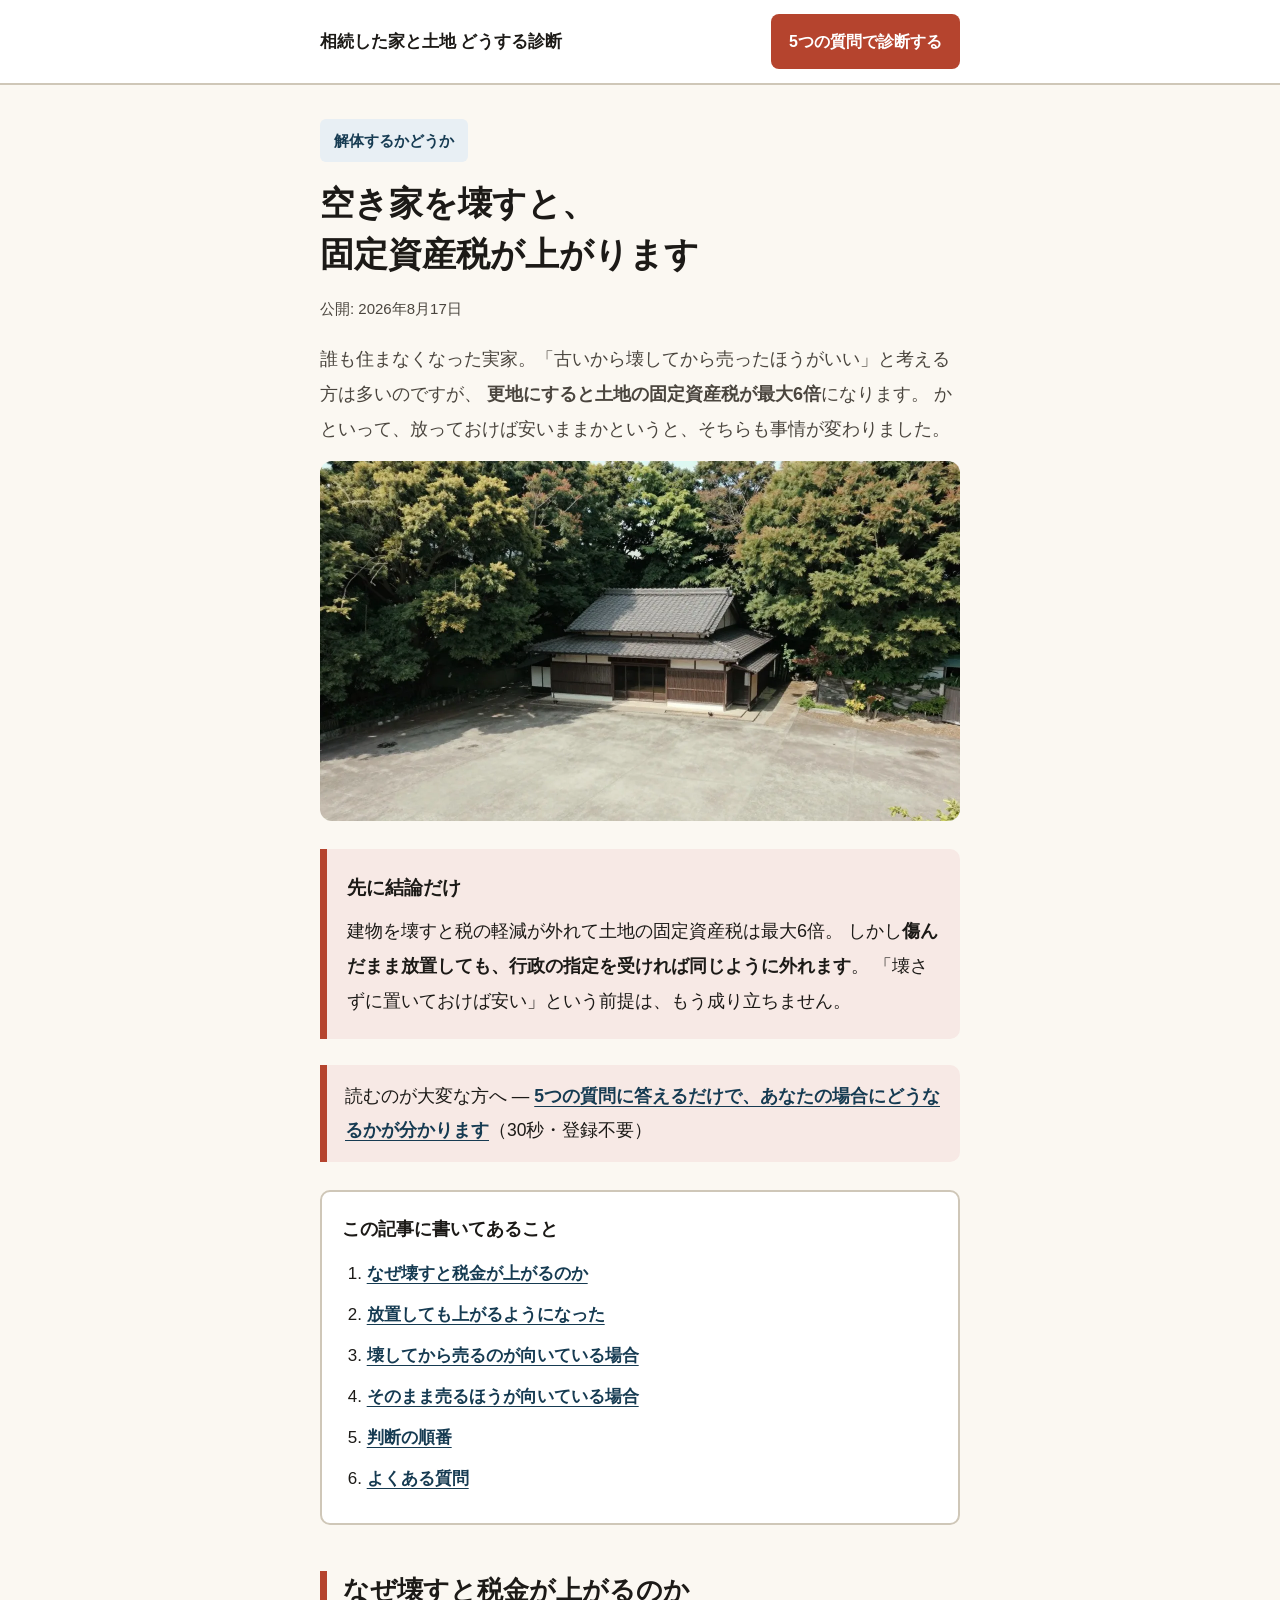
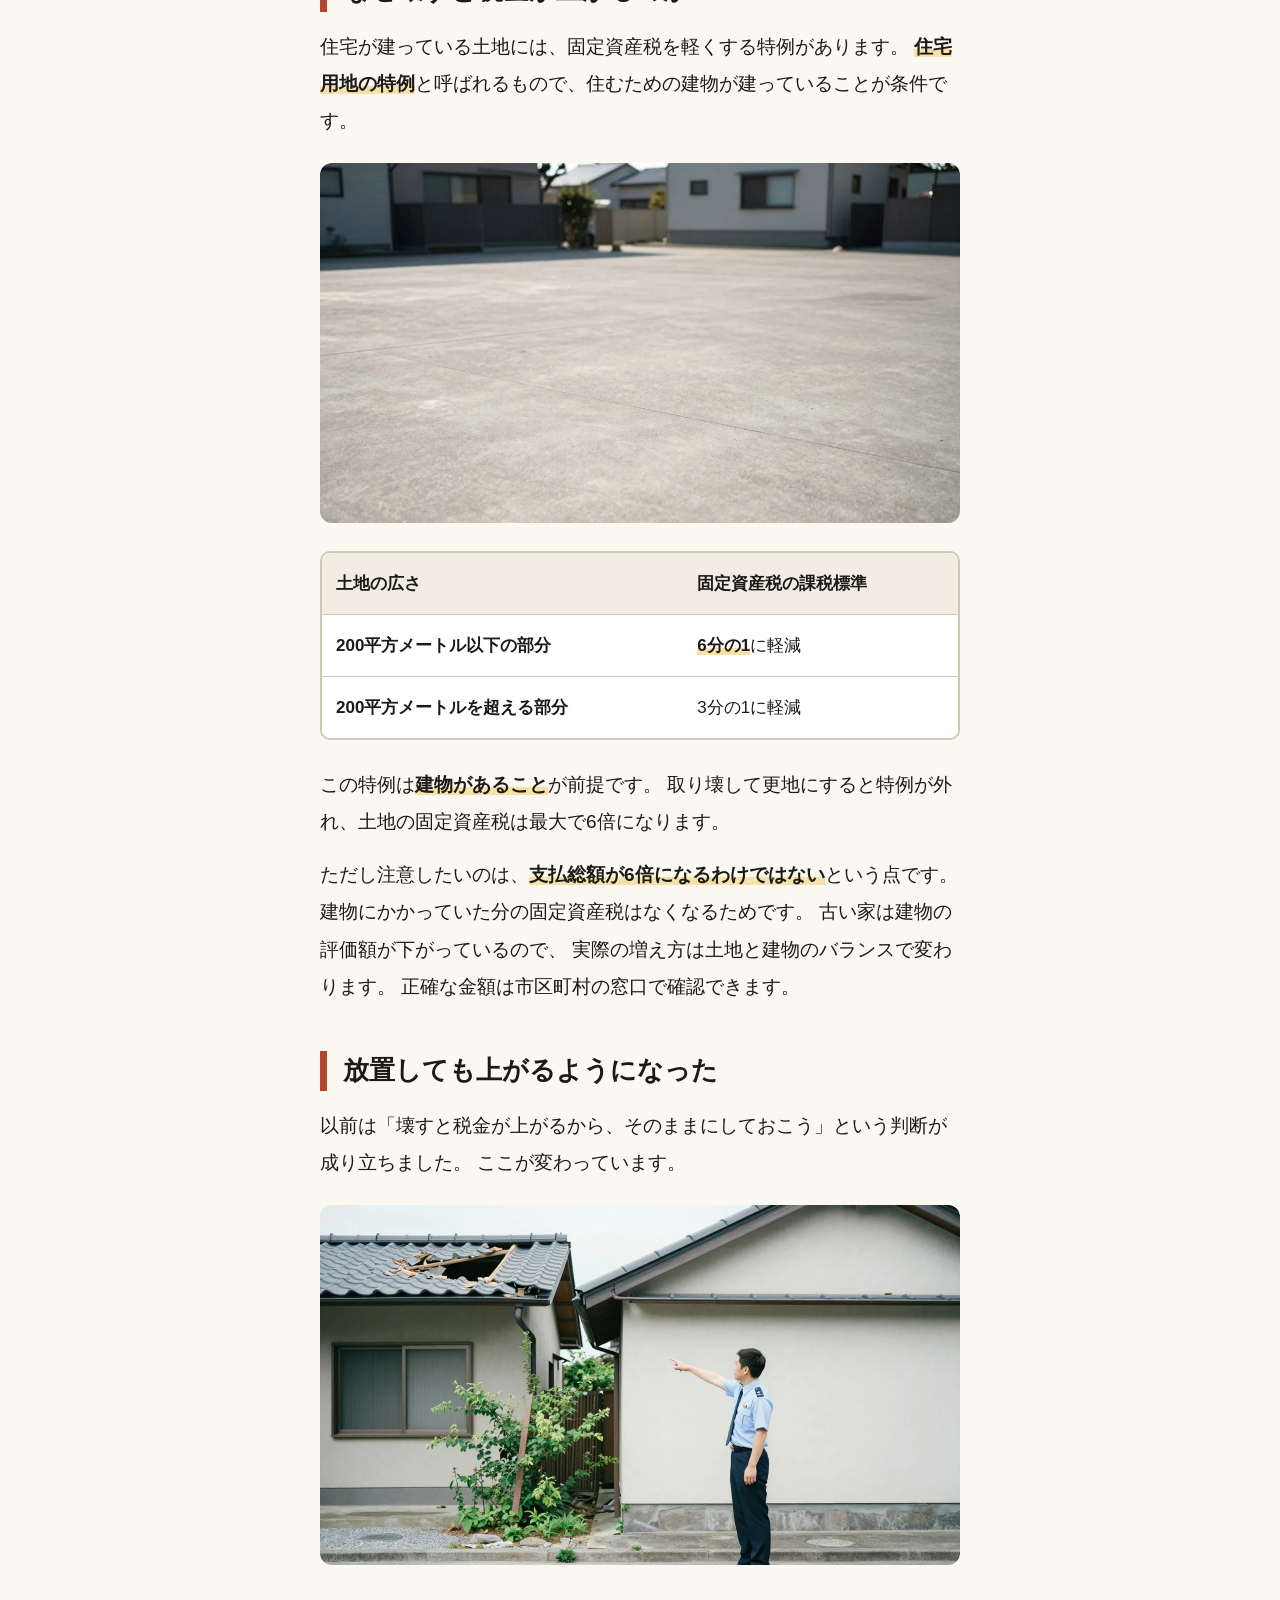
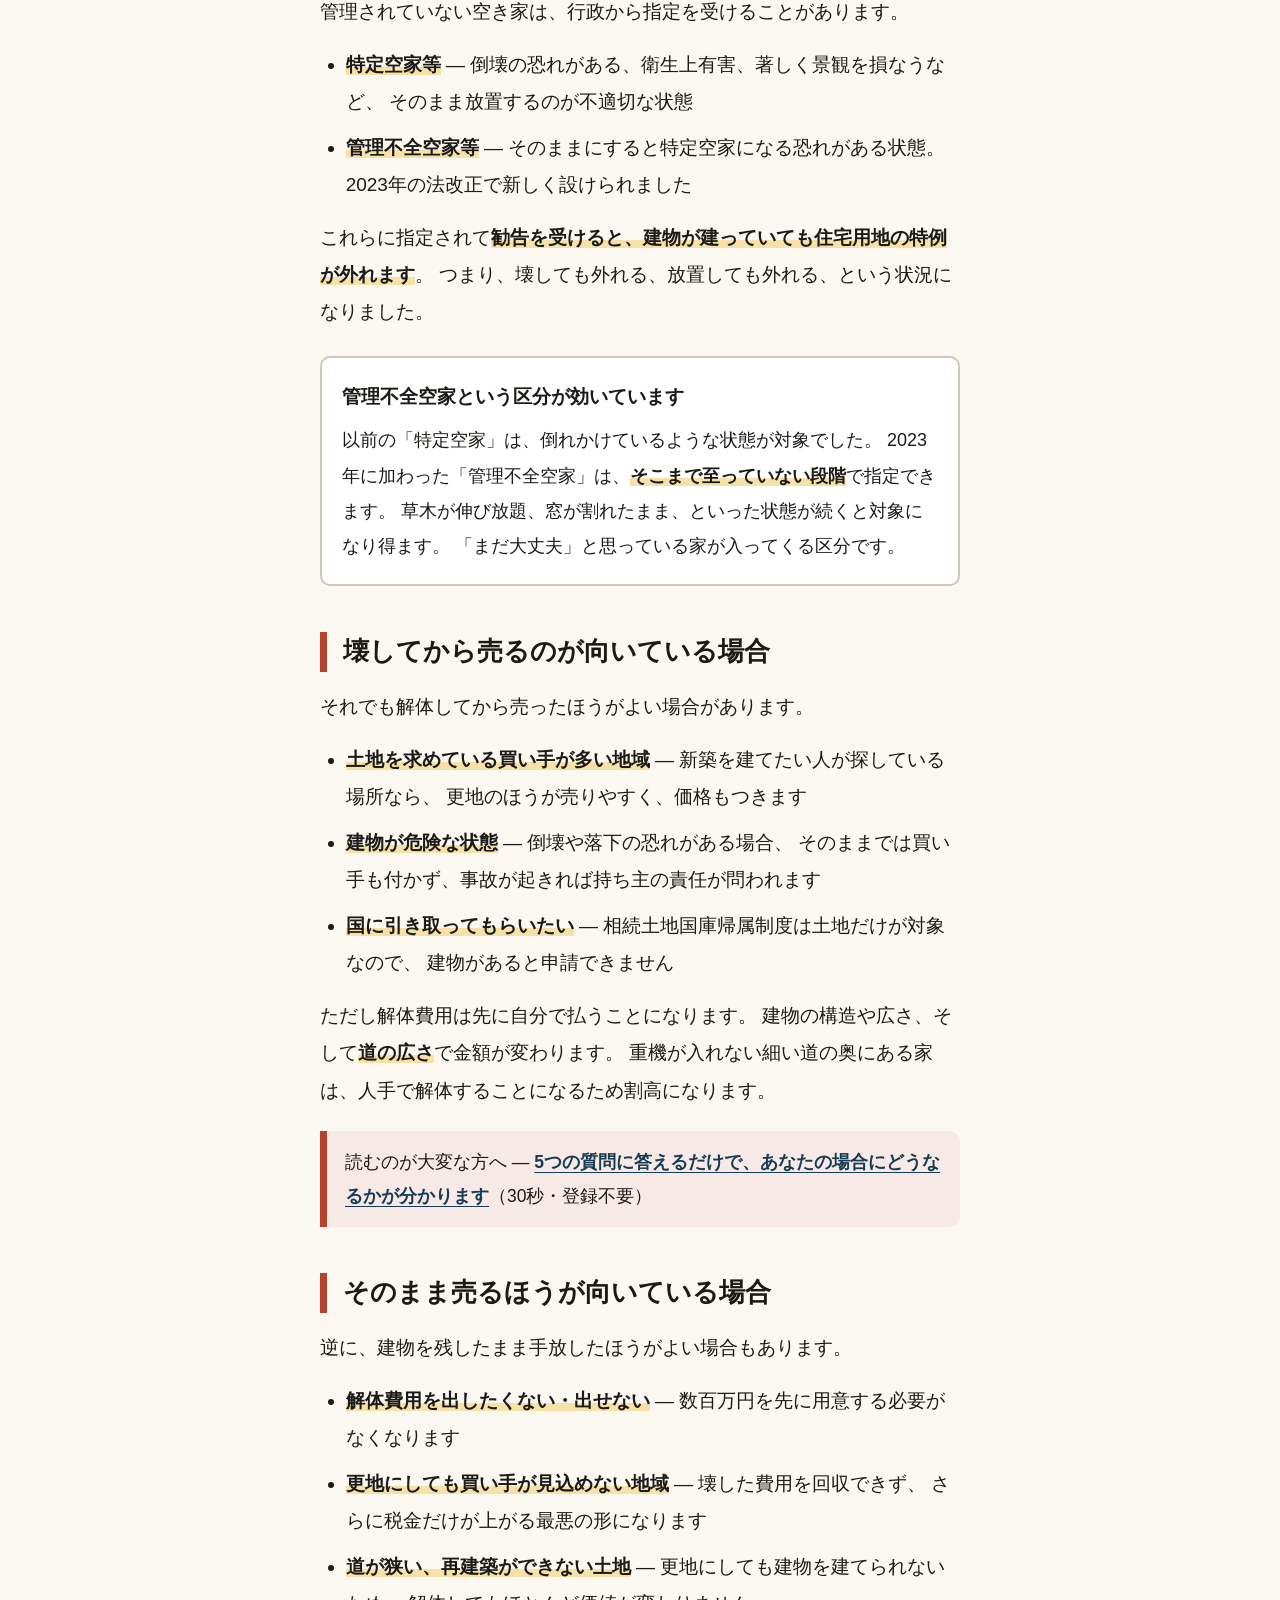
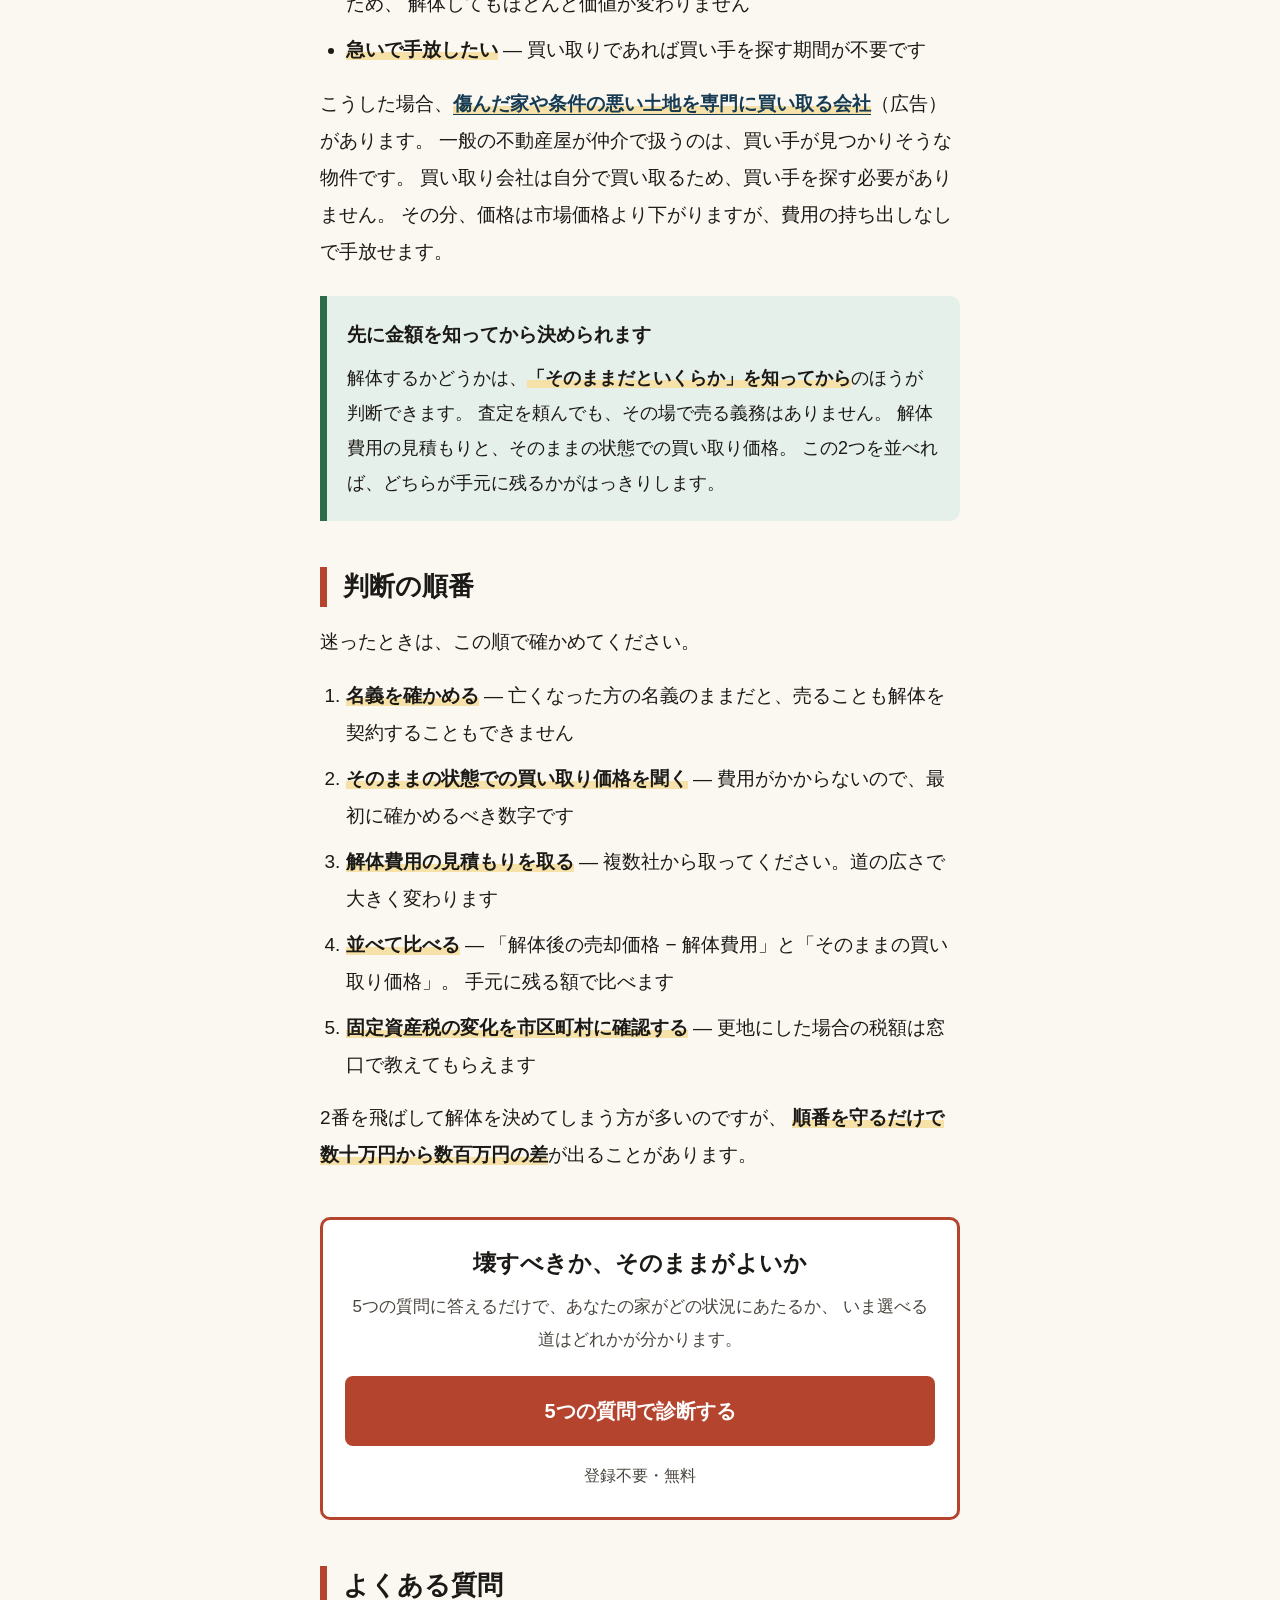
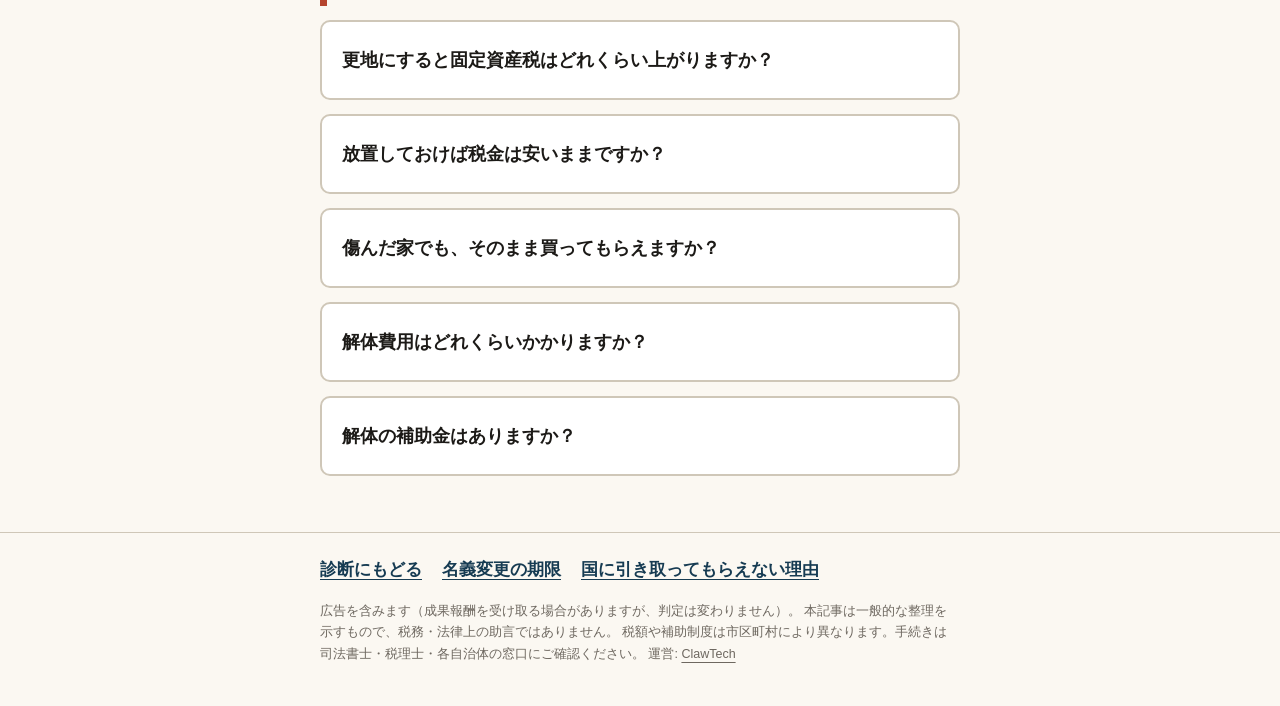
<file: blog/kaitai-hantei.html>
<!DOCTYPE html>
<html lang="ja">
<head>
<meta charset="UTF-8">
<meta name="viewport" content="width=device-width, initial-scale=1.0, viewport-fit=cover">
<meta name="theme-color" content="#FBF8F2">
<link rel="icon" href='data:image/svg+xml,<svg xmlns="http://www.w3.org/2000/svg" viewBox="0 0 64 64"><rect width="64" height="64" rx="10" fill="%23FBF8F2"/><path d="M14 30 32 16l18 14v18a2 2 0 0 1-2 2H16a2 2 0 0 1-2-2z" fill="none" stroke="%231F4E6B" stroke-width="4" stroke-linejoin="round"/><circle cx="46" cy="46" r="11" fill="%23B5442E"/></svg>'>
<title>空き家を壊すと固定資産税が上がる｜解体してから売るか、そのまま売るか</title>
<meta name="description" content="住まなくなった実家。更地にすると土地の固定資産税が最大6倍になります。一方で放置したままでも、行政に指定されると同じことが起きます。解体するかどうかの判断材料を整理しました。">
<meta property="og:image" content="https://souzoku.clawtechjp.com/blog/img/ai/kaitai-hantei-og.jpg">
<meta property="og:site_name" content="相続した家と土地 どうする診断">
<meta name="twitter:card" content="summary_large_image">
<link rel="canonical" href="https://souzoku.clawtechjp.com/blog/kaitai-hantei.html">
<meta property="og:type" content="article">
<meta property="og:title" content="空き家を壊すと固定資産税が上がる｜解体してから売るか、そのまま売るか">
<meta property="og:description" content="更地にすると土地の税が最大6倍。放置しても指定されれば同じ。判断材料を整理しました。">
<meta property="og:url" content="https://souzoku.clawtechjp.com/blog/kaitai-hantei.html">
<link rel="stylesheet" href="style.css">
<script type="application/ld+json">
{"@context":"https://schema.org","@type":"FAQPage","mainEntity":[
{"@type":"Question","name":"更地にすると固定資産税はどれくらい上がりますか？","acceptedAnswer":{"@type":"Answer","text":"住宅が建っている土地には課税標準を軽くする特例があり、200平方メートル以下の部分は6分の1に抑えられています。建物を壊すとこの特例が外れるため、土地の固定資産税は最大で6倍になります。ただし建物分の税金はなくなるため、支払総額が単純に6倍になるわけではありません。"}},
{"@type":"Question","name":"放置しておけば税金は安いままですか？","acceptedAnswer":{"@type":"Answer","text":"そうとは限りません。管理されていない空き家は行政から「管理不全空家等」や「特定空家等」に指定されることがあり、勧告を受けると建物が建っていても特例が外れます。放置が安全な選択とは言えなくなっています。"}},
{"@type":"Question","name":"傷んだ家でも、そのまま買ってもらえますか？","acceptedAnswer":{"@type":"Answer","text":"買い取り専門の会社であれば、傷んだ状態のままでも取り扱う場合があります。価格は下がりますが、解体費用を自分で負担せずに手放せる点が違いです。"}},
{"@type":"Question","name":"解体費用はどれくらいかかりますか？","acceptedAnswer":{"@type":"Answer","text":"建物の構造・広さ・立地で大きく変わります。重機が入れない道の狭い土地では割高になります。金額の目安は必ず複数社の見積もりで確かめてください。"}}
]}
</script>
<!-- GA4: 記事内リンクのクリックを site_click として計測する -->
<script async src="https://www.googletagmanager.com/gtag/js?id=G-RZ1TP2K3N0"></script>
<script>window.dataLayer=window.dataLayer||[];function gtag(){dataLayer.push(arguments);}gtag('js',new Date());gtag('config','G-RZ1TP2K3N0');</script>
<style data-aimg>.aimg{margin:24px 0 28px}.aimg img{display:block;width:100%;height:auto;aspect-ratio:16/9;object-fit:cover;border-radius:12px;background:rgba(128,128,128,.12)}.aimg--hero{margin-top:8px}@media (prefers-color-scheme:dark){.aimg img{filter:brightness(.9)}}</style>
<script type="application/ld+json">{"@context": "https://schema.org", "@type": "Article", "headline": "空き家を壊すと、固定資産税が上がります", "description": "住まなくなった実家。更地にすると土地の固定資産税が最大6倍になります。一方で放置したままでも、行政に指定されると同じことが起きます。解体するかどうかの判断材料を整理しました。", "datePublished": "2026-08-17", "dateModified": "2026-08-17", "author": {"@type": "Organization", "name": "ClawTech", "url": "https://clawtechjp.com/"}, "publisher": {"@type": "Organization", "name": "ClawTech", "url": "https://clawtechjp.com/"}, "image": "https://souzoku.clawtechjp.com/blog/img/ai/kaitai-hantei-og.jpg", "mainEntityOfPage": {"@type": "WebPage", "@id": "https://souzoku.clawtechjp.com/blog/kaitai-hantei.html"}, "inLanguage": "ja"}</script>
<script>(function(c,l,a,r,i,t,y){c[a]=c[a]||function(){(c[a].q=c[a].q||[]).push(arguments)};t=l.createElement(r);t.async=1;t.src="https://www.clarity.ms/tag/"+i;y=l.getElementsByTagName(r)[0];y.parentNode.insertBefore(t,y);})(window,document,"clarity","script","zff2d6y1up");</script>
</head>
<body>

<header class="site">
  <div class="wrap">
    <a class="brand" href="../">相続した家と土地 どうする診断</a>
    <a class="to" href="../">5つの質問で診断する</a>
  </div>
</header>

<div class="wrap">

  <div class="head">
    <span class="tag">解体するかどうか</span>
    <h1>空き家を壊すと、<br>固定資産税が上がります</h1>
    <p class="date">公開: 2026年8月17日</p>
    <p class="lede">誰も住まなくなった実家。「古いから壊してから売ったほうがいい」と考える方は多いのですが、
    <strong>更地にすると土地の固定資産税が最大6倍</strong>になります。
    かといって、放っておけば安いままかというと、そちらも事情が変わりました。</p>
  </div>
<figure class="aimg aimg--hero" data-aimg><img src="/blog/img/ai/kaitai-hantei-hero-1280.webp" srcset="/blog/img/ai/kaitai-hantei-hero-720.webp 720w, /blog/img/ai/kaitai-hantei-hero-1280.webp 1280w" sizes="(max-width: 760px) 100vw, 760px" width="1280" height="720" alt="木々に囲まれた古家と、その隣の更地を上空から見た風景" fetchpriority="high" decoding="async"></figure>


  <div class="box alert">
    <b>先に結論だけ</b>
    建物を壊すと税の軽減が外れて土地の固定資産税は最大6倍。
    しかし<strong>傷んだまま放置しても、行政の指定を受ければ同じように外れます</strong>。
    「壊さずに置いておけば安い」という前提は、もう成り立ちません。
  </div>
    <div class="jump">読むのが大変な方へ — <a href="../">5つの質問に答えるだけで、あなたの場合にどうなるかが分かります</a>（30秒・登録不要）</div>

  <nav class="toc">
    <b>この記事に書いてあること</b>
    <ol>
      <li><a href="#a1">なぜ壊すと税金が上がるのか</a></li>
      <li><a href="#a2">放置しても上がるようになった</a></li>
      <li><a href="#a3">壊してから売るのが向いている場合</a></li>
      <li><a href="#a4">そのまま売るほうが向いている場合</a></li>
      <li><a href="#a5">判断の順番</a></li>
      <li><a href="#faq">よくある質問</a></li>
    </ol>
  </nav>

  <article>

    <h2 id="a1">なぜ壊すと税金が上がるのか</h2>

    <p>住宅が建っている土地には、固定資産税を軽くする特例があります。
    <strong>住宅用地の特例</strong>と呼ばれるもので、住むための建物が建っていることが条件です。</p>
<figure class="aimg" data-aimg><img src="/blog/img/ai/kaitai-hantei-s0-1280.webp" srcset="/blog/img/ai/kaitai-hantei-s0-720.webp 720w, /blog/img/ai/kaitai-hantei-s0-1280.webp 1280w" sizes="(max-width: 760px) 100vw, 760px" width="1280" height="720" alt="住宅街にある、かつて家が建っていた更地のコンクリート面を太陽光が照らしている" loading="lazy" decoding="async"></figure>


    <div class="tbl">
      <table>
        <thead><tr><th>土地の広さ</th><th>固定資産税の課税標準</th></tr></thead>
        <tbody>
          <tr><th>200平方メートル以下の部分</th><td><strong>6分の1</strong>に軽減</td></tr>
          <tr><th>200平方メートルを超える部分</th><td>3分の1に軽減</td></tr>
        </tbody>
      </table>
    </div>

    <p>この特例は<strong>建物があること</strong>が前提です。
    取り壊して更地にすると特例が外れ、土地の固定資産税は最大で6倍になります。</p>

    <p>ただし注意したいのは、<strong>支払総額が6倍になるわけではない</strong>という点です。
    建物にかかっていた分の固定資産税はなくなるためです。
    古い家は建物の評価額が下がっているので、
    実際の増え方は土地と建物のバランスで変わります。
    正確な金額は市区町村の窓口で確認できます。</p>

    <h2 id="a2">放置しても上がるようになった</h2>

    <p>以前は「壊すと税金が上がるから、そのままにしておこう」という判断が成り立ちました。
    ここが変わっています。</p>
<figure class="aimg" data-aimg><img src="/blog/img/ai/kaitai-hantei-s1-1280.webp" srcset="/blog/img/ai/kaitai-hantei-s1-720.webp 720w, /blog/img/ai/kaitai-hantei-s1-1280.webp 1280w" sizes="(max-width: 760px) 100vw, 760px" width="1280" height="720" alt="行政職員が屋根の一部が崩壊し、雑草が生い茂った空き家の方を指差している" loading="lazy" decoding="async"></figure>


    <p>管理されていない空き家は、行政から指定を受けることがあります。</p>

    <ul>
      <li><strong>特定空家等</strong> — 倒壊の恐れがある、衛生上有害、著しく景観を損なうなど、
      そのまま放置するのが不適切な状態</li>
      <li><strong>管理不全空家等</strong> — そのままにすると特定空家になる恐れがある状態。
      2023年の法改正で新しく設けられました</li>
    </ul>

    <p>これらに指定されて<strong>勧告を受けると、建物が建っていても住宅用地の特例が外れます</strong>。
    つまり、壊しても外れる、放置しても外れる、という状況になりました。</p>

    <div class="box">
      <b>管理不全空家という区分が効いています</b>
      以前の「特定空家」は、倒れかけているような状態が対象でした。
      2023年に加わった「管理不全空家」は、<strong>そこまで至っていない段階</strong>で指定できます。
      草木が伸び放題、窓が割れたまま、といった状態が続くと対象になり得ます。
      「まだ大丈夫」と思っている家が入ってくる区分です。
    </div>

    <h2 id="a3">壊してから売るのが向いている場合</h2>

    <p>それでも解体してから売ったほうがよい場合があります。</p>

    <ul>
      <li><strong>土地を求めている買い手が多い地域</strong> — 新築を建てたい人が探している場所なら、
      更地のほうが売りやすく、価格もつきます</li>
      <li><strong>建物が危険な状態</strong> — 倒壊や落下の恐れがある場合、
      そのままでは買い手も付かず、事故が起きれば持ち主の責任が問われます</li>
      <li><strong>国に引き取ってもらいたい</strong> — 相続土地国庫帰属制度は土地だけが対象なので、
      建物があると申請できません</li>
    </ul>

    <p>ただし解体費用は先に自分で払うことになります。
    建物の構造や広さ、そして<strong>道の広さ</strong>で金額が変わります。
    重機が入れない細い道の奥にある家は、人手で解体することになるため割高になります。</p>

    <div class="jump">読むのが大変な方へ — <a href="../">5つの質問に答えるだけで、あなたの場合にどうなるかが分かります</a>（30秒・登録不要）</div>
    <h2 id="a4">そのまま売るほうが向いている場合</h2>

    <p>逆に、建物を残したまま手放したほうがよい場合もあります。</p>

    <ul>
      <li><strong>解体費用を出したくない・出せない</strong> — 数百万円を先に用意する必要がなくなります</li>
      <li><strong>更地にしても買い手が見込めない地域</strong> — 壊した費用を回収できず、
      さらに税金だけが上がる最悪の形になります</li>
      <li><strong>道が狭い、再建築ができない土地</strong> — 更地にしても建物を建てられないため、
      解体してもほとんど価値が変わりません</li>
      <li><strong>急いで手放したい</strong> — 買い取りであれば買い手を探す期間が不要です</li>
    </ul>

    <p>こうした場合、<strong><a href="https://px.a8.net/svt/ejp?a8mat=4BA7XB+8J7QGY+56AO+BWVTE" target="_blank" rel="nofollow sponsored noopener" onclick="if(typeof gtag==='function')gtag('event','site_click',{place:'inline'})">傷んだ家や条件の悪い土地を専門に買い取る会社</a></strong>（広告）があります。
    一般の不動産屋が仲介で扱うのは、買い手が見つかりそうな物件です。
    買い取り会社は自分で買い取るため、買い手を探す必要がありません。
    その分、価格は市場価格より下がりますが、費用の持ち出しなしで手放せます。</p>

    <div class="box good">
      <b>先に金額を知ってから決められます</b>
      解体するかどうかは、<strong>「そのままだといくらか」を知ってから</strong>のほうが判断できます。
      査定を頼んでも、その場で売る義務はありません。
      解体費用の見積もりと、そのままの状態での買い取り価格。
      この2つを並べれば、どちらが手元に残るかがはっきりします。
    </div>


    <h2 id="a5">判断の順番</h2>

    <p>迷ったときは、この順で確かめてください。</p>

    <ol>
      <li><strong>名義を確かめる</strong> — 亡くなった方の名義のままだと、売ることも解体を契約することもできません</li>
      <li><strong>そのままの状態での買い取り価格を聞く</strong> — 費用がかからないので、最初に確かめるべき数字です</li>
      <li><strong>解体費用の見積もりを取る</strong> — 複数社から取ってください。道の広さで大きく変わります</li>
      <li><strong>並べて比べる</strong> — 「解体後の売却価格 − 解体費用」と「そのままの買い取り価格」。
      手元に残る額で比べます</li>
      <li><strong>固定資産税の変化を市区町村に確認する</strong> — 更地にした場合の税額は窓口で教えてもらえます</li>
    </ol>

    <p>2番を飛ばして解体を決めてしまう方が多いのですが、
    <strong>順番を守るだけで数十万円から数百万円の差</strong>が出ることがあります。</p>

    <div class="cta">
      <h2>壊すべきか、そのままがよいか</h2>
      <p>5つの質問に答えるだけで、あなたの家がどの状況にあたるか、
      いま選べる道はどれかが分かります。</p>
      <a href="../">5つの質問で診断する</a>
      <small>登録不要・無料</small>
    </div>

    <h2 id="faq">よくある質問</h2>

    <div class="faq">
      <details>
        <summary>更地にすると固定資産税はどれくらい上がりますか？</summary>
        <p>住宅が建っている土地には課税標準を軽くする特例があり、
        200平方メートル以下の部分は6分の1に抑えられています。
        建物を壊すとこの特例が外れるため、土地の固定資産税は最大で6倍になります。
        ただし建物分の税金はなくなるため、支払総額が単純に6倍になるわけではありません。</p>
      </details>
      <details>
        <summary>放置しておけば税金は安いままですか？</summary>
        <p>そうとは限りません。管理されていない空き家は行政から「管理不全空家等」や
        「特定空家等」に指定されることがあり、勧告を受けると建物が建っていても特例が外れます。
        放置が安全な選択とは言えなくなっています。</p>
      </details>
      <details>
        <summary>傷んだ家でも、そのまま買ってもらえますか？</summary>
        <p>買い取り専門の会社であれば、傷んだ状態のままでも取り扱う場合があります。
        価格は下がりますが、解体費用を自分で負担せずに手放せる点が違いです。</p>
      </details>
      <details>
        <summary>解体費用はどれくらいかかりますか？</summary>
        <p>建物の構造・広さ・立地で大きく変わります。重機が入れない道の狭い土地では割高になります。
        金額の目安は必ず複数社の見積もりで確かめてください。</p>
      </details>
      <details>
        <summary>解体の補助金はありますか？</summary>
        <p>市区町村によっては老朽化した空き家の解体に補助制度を設けている場合があります。
        金額や条件は自治体ごとに異なり、予算がなくなり次第終了することもあります。
        お住まいの、または物件のある市区町村の窓口でご確認ください。</p>
      </details>
    </div>

  </article>
</div>

<footer>
  <div class="wrap">
    <nav>
      <a href="../">診断にもどる</a>
      <a href="souzoku-toki-kigen.html">名義変更の期限</a>
      <a href="kokko-kizoku-kyakka.html">国に引き取ってもらえない理由</a>
    </nav>
    <p class="disc">広告を含みます（成果報酬を受け取る場合がありますが、判定は変わりません）。
    本記事は一般的な整理を示すもので、税務・法律上の助言ではありません。
    税額や補助制度は市区町村により異なります。手続きは司法書士・税理士・各自治体の窓口にご確認ください。
    運営: <a href="https://clawtechjp.com/">ClawTech</a></p>
  </div>
</footer>

</body>
</html>
</file>
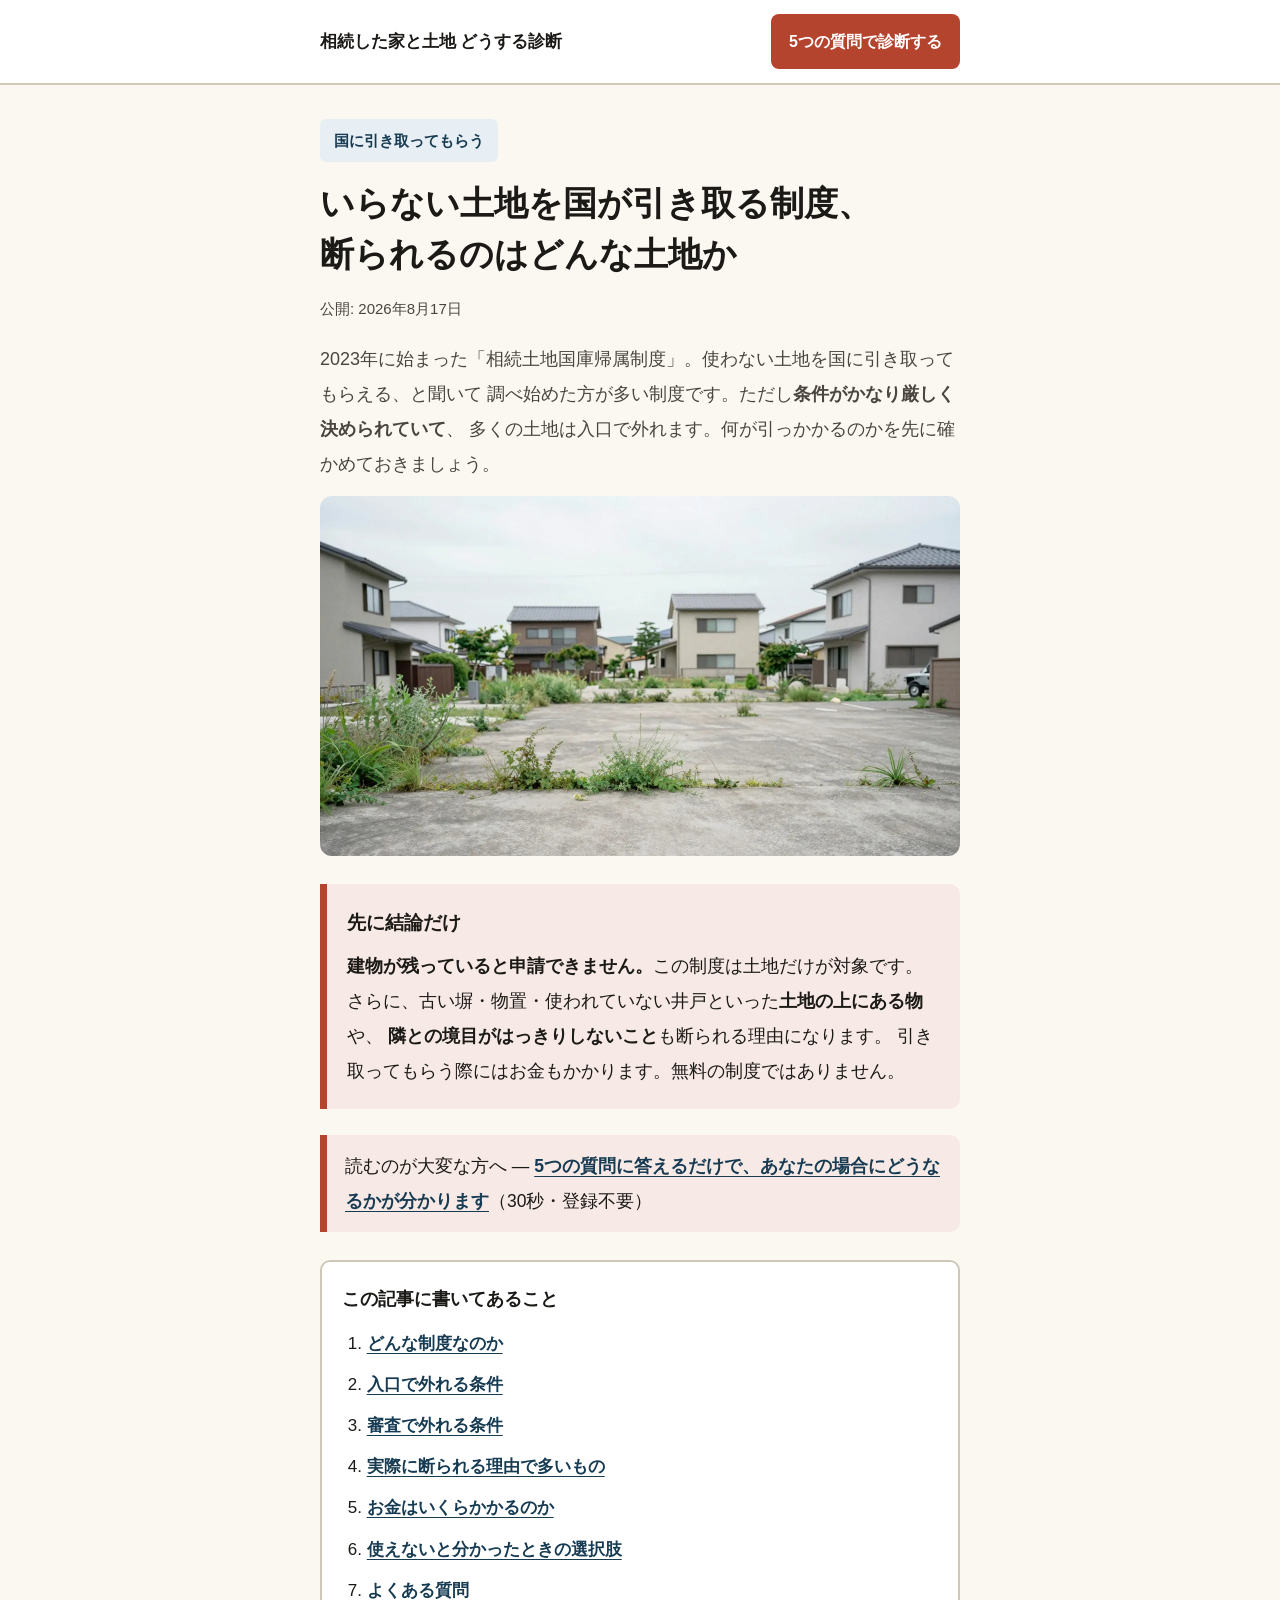
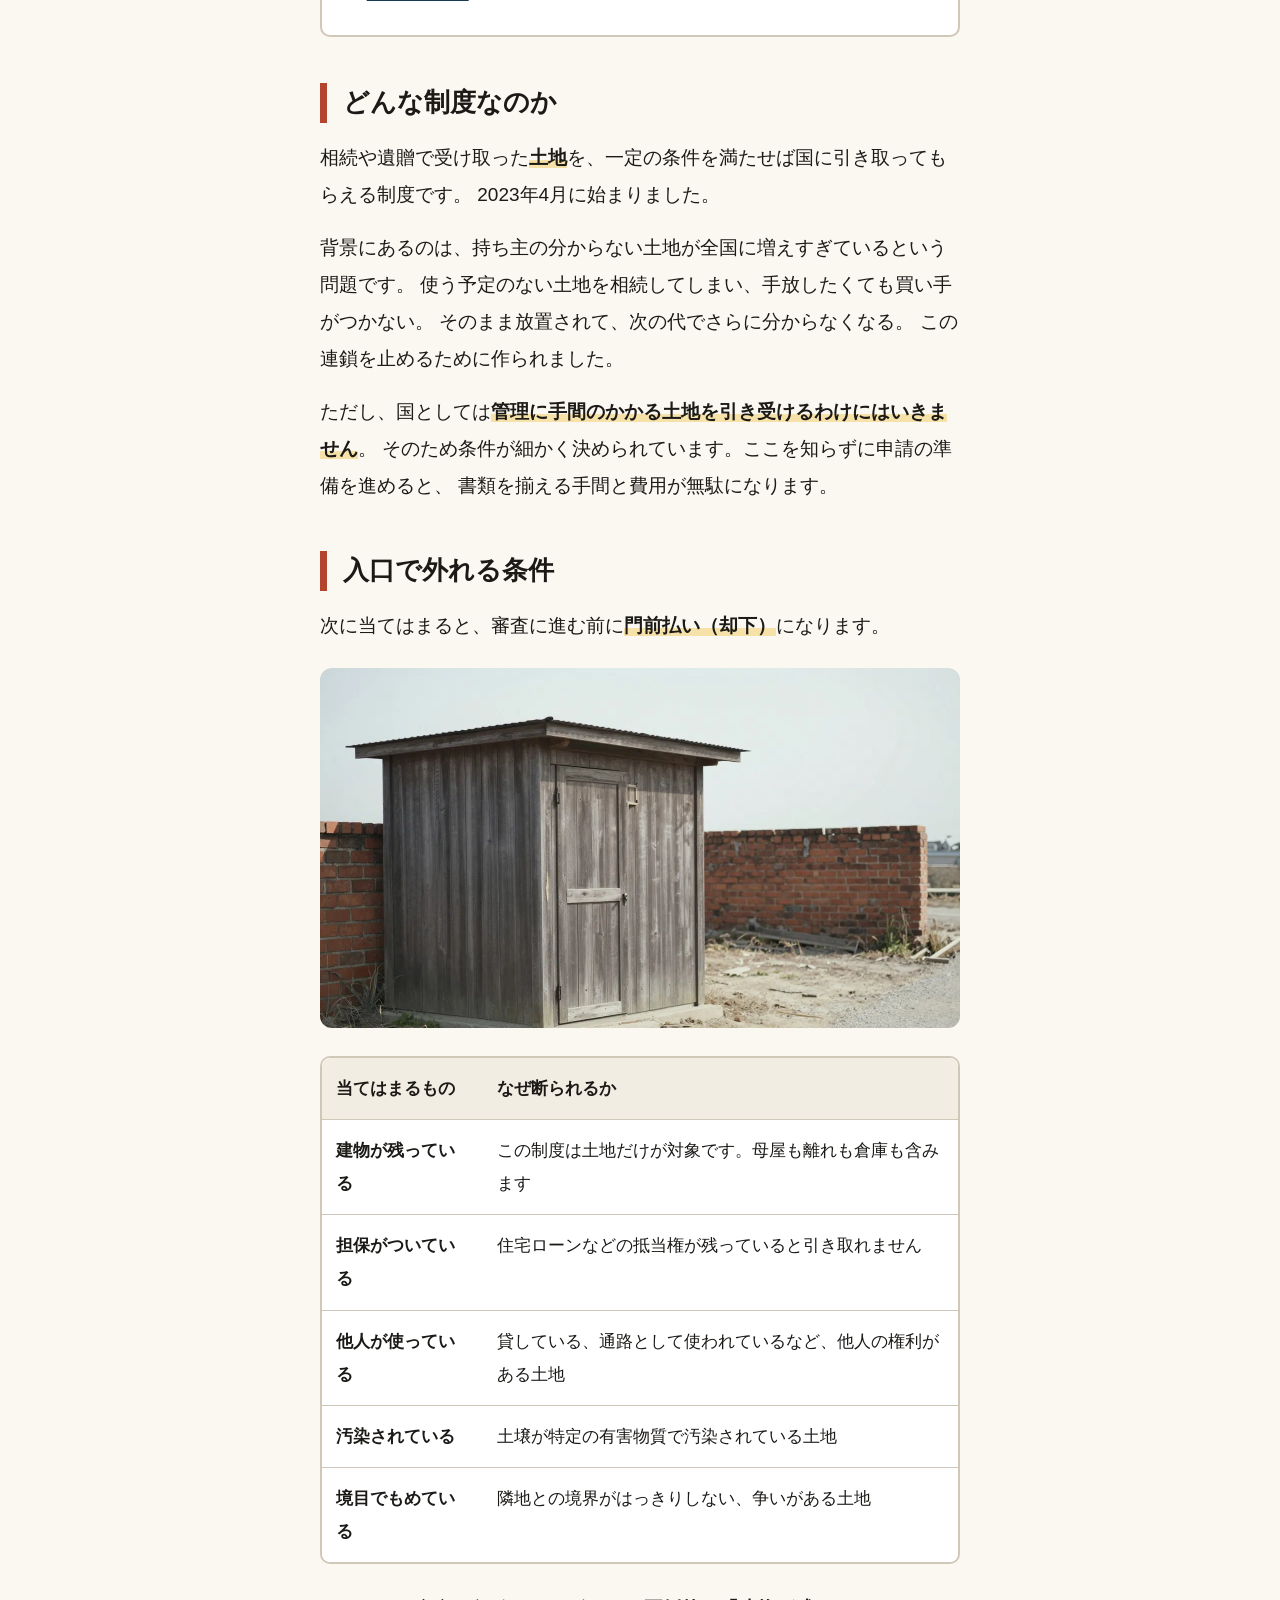
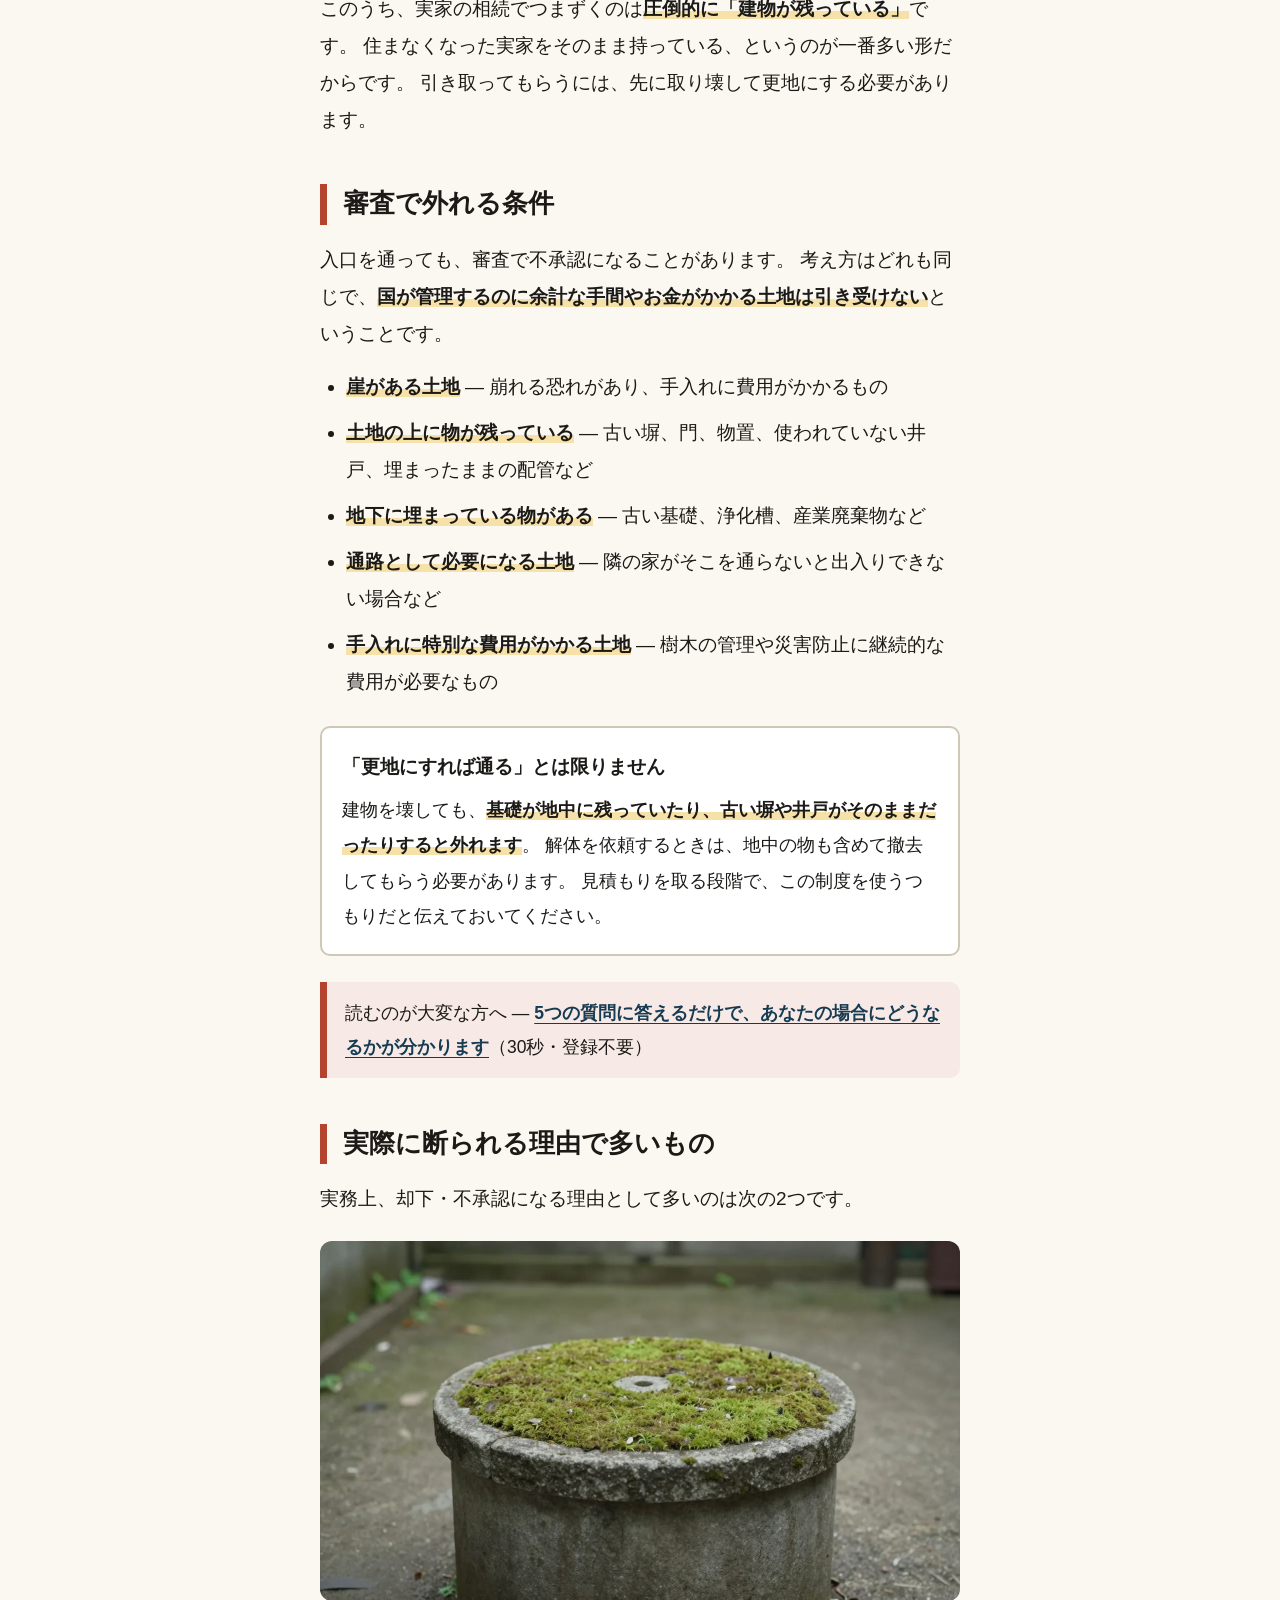
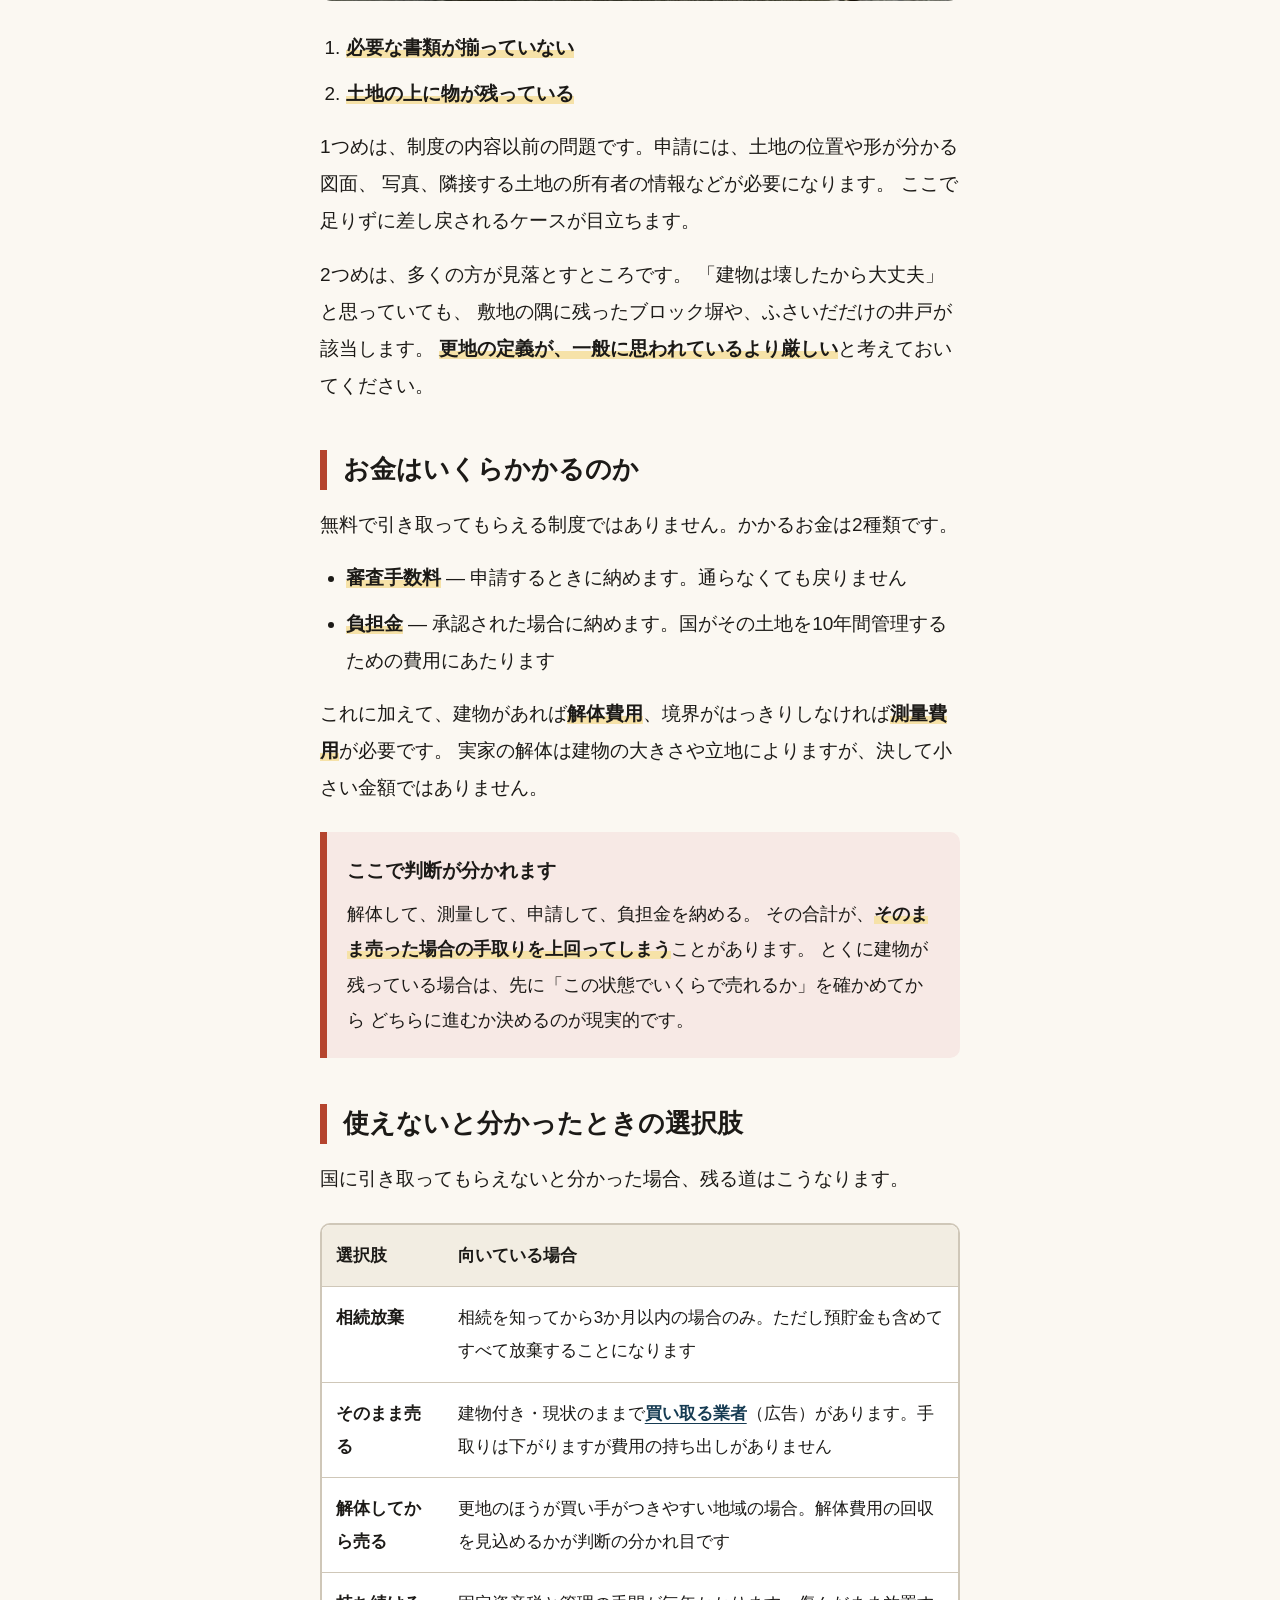
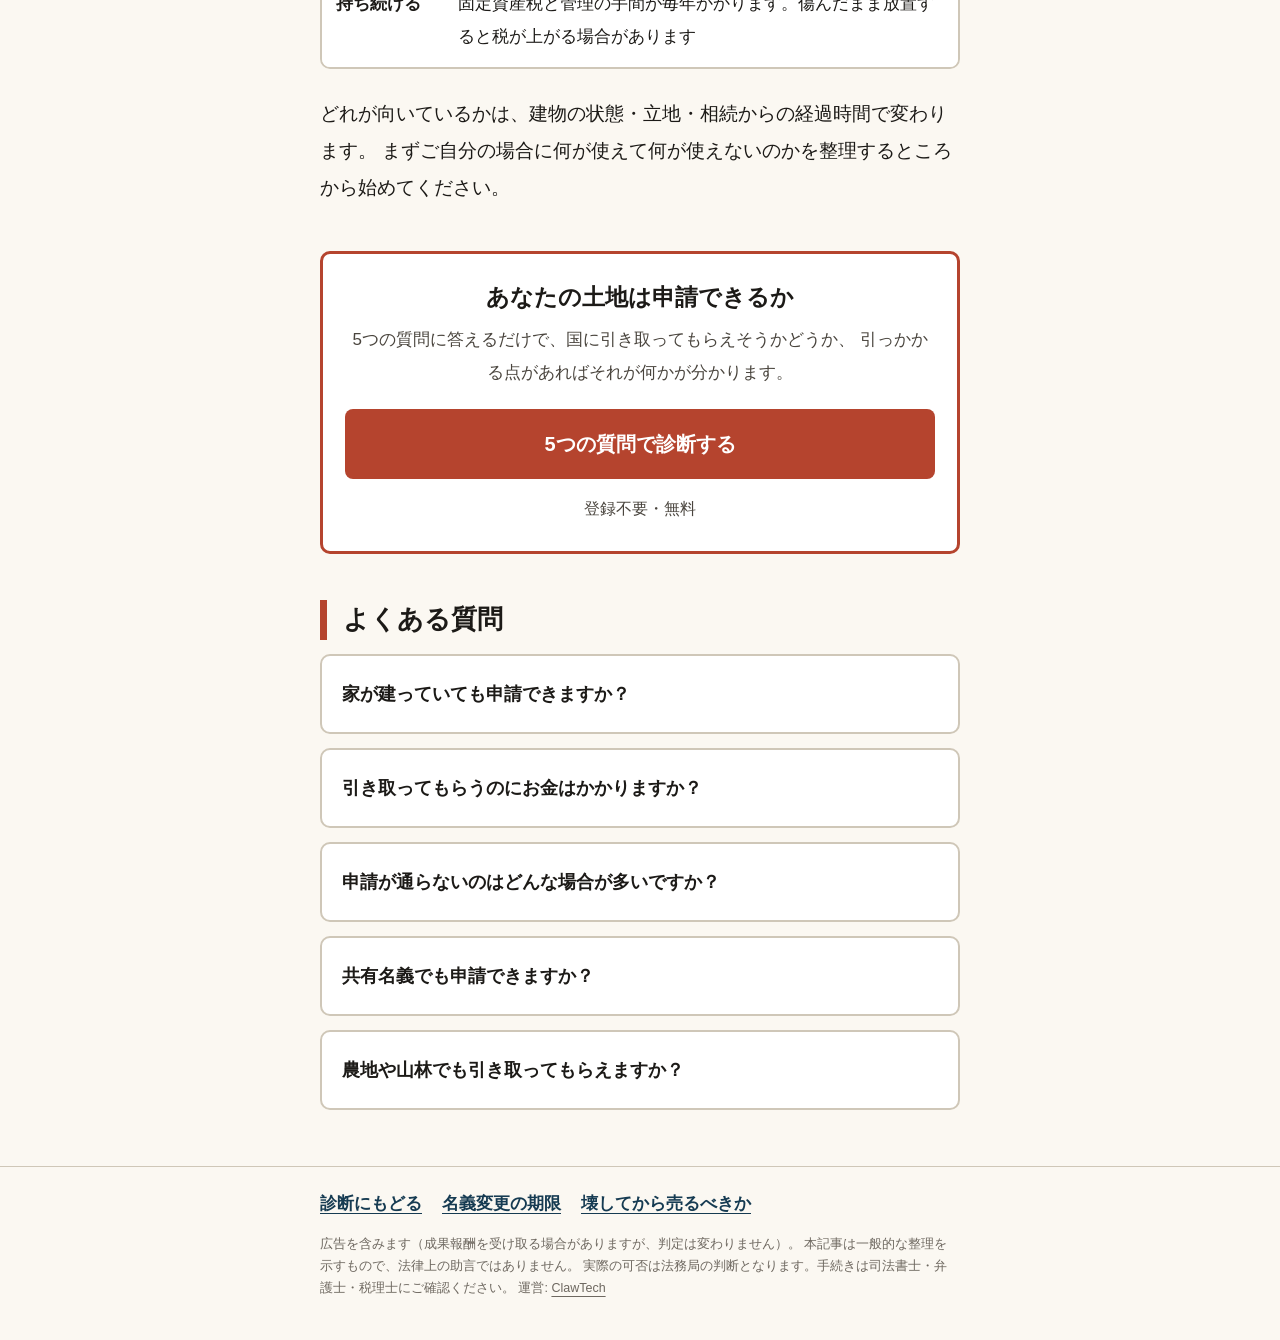
<file: blog/kokko-kizoku-kyakka.html>
<!DOCTYPE html>
<html lang="ja">
<head>
<meta charset="UTF-8">
<meta name="viewport" content="width=device-width, initial-scale=1.0, viewport-fit=cover">
<meta name="theme-color" content="#FBF8F2">
<link rel="icon" href='data:image/svg+xml,<svg xmlns="http://www.w3.org/2000/svg" viewBox="0 0 64 64"><rect width="64" height="64" rx="10" fill="%23FBF8F2"/><path d="M14 30 32 16l18 14v18a2 2 0 0 1-2 2H16a2 2 0 0 1-2-2z" fill="none" stroke="%231F4E6B" stroke-width="4" stroke-linejoin="round"/><circle cx="46" cy="46" r="11" fill="%23B5442E"/></svg>'>
<title>いらない土地を国に引き取ってもらう制度、断られるのはどんな土地か</title>
<meta name="description" content="相続土地国庫帰属制度は「いらない土地を国が引き取ってくれる」制度ですが、条件が厳しく決められています。建物が残っている、古い塀がある、境界がはっきりしない。申請前に確かめるべき点を整理しました。">
<meta property="og:image" content="https://souzoku.clawtechjp.com/blog/img/ai/kokko-kizoku-kyakka-og.jpg">
<meta property="og:site_name" content="相続した家と土地 どうする診断">
<meta name="twitter:card" content="summary_large_image">
<link rel="canonical" href="https://souzoku.clawtechjp.com/blog/kokko-kizoku-kyakka.html">
<meta property="og:type" content="article">
<meta property="og:title" content="いらない土地を国に引き取ってもらう制度、断られるのはどんな土地か">
<meta property="og:description" content="建物が残っている、古い塀がある、境界がはっきりしない。申請前に確かめるべき点を整理しました。">
<meta property="og:url" content="https://souzoku.clawtechjp.com/blog/kokko-kizoku-kyakka.html">
<link rel="stylesheet" href="style.css">
<script type="application/ld+json">
{"@context":"https://schema.org","@type":"FAQPage","mainEntity":[
{"@type":"Question","name":"家が建っていても申請できますか？","acceptedAnswer":{"@type":"Answer","text":"できません。この制度は土地だけが対象です。母屋はもちろん、離れや古い倉庫が残っている場合も、取り壊してからでなければ申請できません。"}},
{"@type":"Question","name":"引き取ってもらうのにお金はかかりますか？","acceptedAnswer":{"@type":"Answer","text":"かかります。審査手数料のほかに、承認された場合は10年分の管理費用にあたる負担金を納めます。無料で引き取ってもらえる制度ではありません。"}},
{"@type":"Question","name":"申請が通らないのはどんな場合が多いですか？","acceptedAnswer":{"@type":"Answer","text":"実際に多いのは、必要な書類が揃っていない場合と、土地の上に物が残っている場合です。古い塀、物置、使われていない井戸、埋設された配管なども該当します。"}},
{"@type":"Question","name":"共有名義でも申請できますか？","acceptedAnswer":{"@type":"Answer","text":"共有者全員で申請する必要があります。一人でも反対する方や連絡がつかない方がいると進められません。"}}
]}
</script>
<!-- GA4: 記事内リンクのクリックを site_click として計測する -->
<script async src="https://www.googletagmanager.com/gtag/js?id=G-RZ1TP2K3N0"></script>
<script>window.dataLayer=window.dataLayer||[];function gtag(){dataLayer.push(arguments);}gtag('js',new Date());gtag('config','G-RZ1TP2K3N0');</script>
<style data-aimg>.aimg{margin:24px 0 28px}.aimg img{display:block;width:100%;height:auto;aspect-ratio:16/9;object-fit:cover;border-radius:12px;background:rgba(128,128,128,.12)}.aimg--hero{margin-top:8px}@media (prefers-color-scheme:dark){.aimg img{filter:brightness(.9)}}</style>
<script type="application/ld+json">{"@context": "https://schema.org", "@type": "Article", "headline": "いらない土地を国が引き取る制度、断られるのはどんな土地か", "description": "相続土地国庫帰属制度は「いらない土地を国が引き取ってくれる」制度ですが、条件が厳しく決められています。建物が残っている、古い塀がある、境界がはっきりしない。申請前に確かめるべき点を整理しました。", "datePublished": "2026-08-17", "dateModified": "2026-08-17", "author": {"@type": "Organization", "name": "ClawTech", "url": "https://clawtechjp.com/"}, "publisher": {"@type": "Organization", "name": "ClawTech", "url": "https://clawtechjp.com/"}, "image": "https://souzoku.clawtechjp.com/blog/img/ai/kokko-kizoku-kyakka-og.jpg", "mainEntityOfPage": {"@type": "WebPage", "@id": "https://souzoku.clawtechjp.com/blog/kokko-kizoku-kyakka.html"}, "inLanguage": "ja"}</script>
<script>(function(c,l,a,r,i,t,y){c[a]=c[a]||function(){(c[a].q=c[a].q||[]).push(arguments)};t=l.createElement(r);t.async=1;t.src="https://www.clarity.ms/tag/"+i;y=l.getElementsByTagName(r)[0];y.parentNode.insertBefore(t,y);})(window,document,"clarity","script","zff2d6y1up");</script>
</head>
<body>

<header class="site">
  <div class="wrap">
    <a class="brand" href="../">相続した家と土地 どうする診断</a>
    <a class="to" href="../">5つの質問で診断する</a>
  </div>
</header>

<div class="wrap">

  <div class="head">
    <span class="tag">国に引き取ってもらう</span>
    <h1>いらない土地を国が引き取る制度、<br>断られるのはどんな土地か</h1>
    <p class="date">公開: 2026年8月17日</p>
    <p class="lede">2023年に始まった「相続土地国庫帰属制度」。使わない土地を国に引き取ってもらえる、と聞いて
    調べ始めた方が多い制度です。ただし<strong>条件がかなり厳しく決められていて</strong>、
    多くの土地は入口で外れます。何が引っかかるのかを先に確かめておきましょう。</p>
  </div>
<figure class="aimg aimg--hero" data-aimg><img src="/blog/img/ai/kokko-kizoku-kyakka-hero-1280.webp" srcset="/blog/img/ai/kokko-kizoku-kyakka-hero-720.webp 720w, /blog/img/ai/kokko-kizoku-kyakka-hero-1280.webp 1280w" sizes="(max-width: 760px) 100vw, 760px" width="1280" height="720" alt="放置された空き地と生い茂った雑草" fetchpriority="high" decoding="async"></figure>


  <div class="box alert">
    <b>先に結論だけ</b>
    <strong>建物が残っていると申請できません。</strong>この制度は土地だけが対象です。
    さらに、古い塀・物置・使われていない井戸といった<strong>土地の上にある物</strong>や、
    <strong>隣との境目がはっきりしないこと</strong>も断られる理由になります。
    引き取ってもらう際にはお金もかかります。無料の制度ではありません。
  </div>
    <div class="jump">読むのが大変な方へ — <a href="../">5つの質問に答えるだけで、あなたの場合にどうなるかが分かります</a>（30秒・登録不要）</div>

  <nav class="toc">
    <b>この記事に書いてあること</b>
    <ol>
      <li><a href="#a1">どんな制度なのか</a></li>
      <li><a href="#a2">入口で外れる条件</a></li>
      <li><a href="#a3">審査で外れる条件</a></li>
      <li><a href="#a4">実際に断られる理由で多いもの</a></li>
      <li><a href="#a5">お金はいくらかかるのか</a></li>
      <li><a href="#a6">使えないと分かったときの選択肢</a></li>
      <li><a href="#faq">よくある質問</a></li>
    </ol>
  </nav>

  <article>

    <h2 id="a1">どんな制度なのか</h2>

    <p>相続や遺贈で受け取った<strong>土地</strong>を、一定の条件を満たせば国に引き取ってもらえる制度です。
    2023年4月に始まりました。</p>

    <p>背景にあるのは、持ち主の分からない土地が全国に増えすぎているという問題です。
    使う予定のない土地を相続してしまい、手放したくても買い手がつかない。
    そのまま放置されて、次の代でさらに分からなくなる。
    この連鎖を止めるために作られました。</p>

    <p>ただし、国としては<strong>管理に手間のかかる土地を引き受けるわけにはいきません</strong>。
    そのため条件が細かく決められています。ここを知らずに申請の準備を進めると、
    書類を揃える手間と費用が無駄になります。</p>

    <h2 id="a2">入口で外れる条件</h2>

    <p>次に当てはまると、審査に進む前に<strong>門前払い（却下）</strong>になります。</p>
<figure class="aimg" data-aimg><img src="/blog/img/ai/kokko-kizoku-kyakka-s1-1280.webp" srcset="/blog/img/ai/kokko-kizoku-kyakka-s1-720.webp 720w, /blog/img/ai/kokko-kizoku-kyakka-s1-1280.webp 1280w" sizes="(max-width: 760px) 100vw, 760px" width="1280" height="720" alt="空き地に残された古い物置と塀" loading="lazy" decoding="async"></figure>


    <div class="tbl">
      <table>
        <thead><tr><th>当てはまるもの</th><th>なぜ断られるか</th></tr></thead>
        <tbody>
          <tr><th>建物が残っている</th><td>この制度は土地だけが対象です。母屋も離れも倉庫も含みます</td></tr>
          <tr><th>担保がついている</th><td>住宅ローンなどの抵当権が残っていると引き取れません</td></tr>
          <tr><th>他人が使っている</th><td>貸している、通路として使われているなど、他人の権利がある土地</td></tr>
          <tr><th>汚染されている</th><td>土壌が特定の有害物質で汚染されている土地</td></tr>
          <tr><th>境目でもめている</th><td>隣地との境界がはっきりしない、争いがある土地</td></tr>
        </tbody>
      </table>
    </div>

    <p>このうち、実家の相続でつまずくのは<strong>圧倒的に「建物が残っている」</strong>です。
    住まなくなった実家をそのまま持っている、というのが一番多い形だからです。
    引き取ってもらうには、先に取り壊して更地にする必要があります。</p>

    <h2 id="a3">審査で外れる条件</h2>

    <p>入口を通っても、審査で不承認になることがあります。
    考え方はどれも同じで、<strong>国が管理するのに余計な手間やお金がかかる土地は引き受けない</strong>ということです。</p>

    <ul>
      <li><strong>崖がある土地</strong> — 崩れる恐れがあり、手入れに費用がかかるもの</li>
      <li><strong>土地の上に物が残っている</strong> — 古い塀、門、物置、使われていない井戸、埋まったままの配管など</li>
      <li><strong>地下に埋まっている物がある</strong> — 古い基礎、浄化槽、産業廃棄物など</li>
      <li><strong>通路として必要になる土地</strong> — 隣の家がそこを通らないと出入りできない場合など</li>
      <li><strong>手入れに特別な費用がかかる土地</strong> — 樹木の管理や災害防止に継続的な費用が必要なもの</li>
    </ul>

    <div class="box">
      <b>「更地にすれば通る」とは限りません</b>
      建物を壊しても、<strong>基礎が地中に残っていたり、古い塀や井戸がそのままだったりすると外れます</strong>。
      解体を依頼するときは、地中の物も含めて撤去してもらう必要があります。
      見積もりを取る段階で、この制度を使うつもりだと伝えておいてください。
    </div>

    <div class="jump">読むのが大変な方へ — <a href="../">5つの質問に答えるだけで、あなたの場合にどうなるかが分かります</a>（30秒・登録不要）</div>
    <h2 id="a4">実際に断られる理由で多いもの</h2>

    <p>実務上、却下・不承認になる理由として多いのは次の2つです。</p>
<figure class="aimg" data-aimg><img src="/blog/img/ai/kokko-kizoku-kyakka-s3-1280.webp" srcset="/blog/img/ai/kokko-kizoku-kyakka-s3-720.webp 720w, /blog/img/ai/kokko-kizoku-kyakka-s3-1280.webp 1280w" sizes="(max-width: 760px) 100vw, 760px" width="1280" height="720" alt="埋もれた井戸の蓋と基礎コンクリート" loading="lazy" decoding="async"></figure>


    <ol>
      <li><strong>必要な書類が揃っていない</strong></li>
      <li><strong>土地の上に物が残っている</strong></li>
    </ol>

    <p>1つめは、制度の内容以前の問題です。申請には、土地の位置や形が分かる図面、
    写真、隣接する土地の所有者の情報などが必要になります。
    ここで足りずに差し戻されるケースが目立ちます。</p>

    <p>2つめは、多くの方が見落とすところです。
    「建物は壊したから大丈夫」と思っていても、
    敷地の隅に残ったブロック塀や、ふさいだだけの井戸が該当します。
    <strong>更地の定義が、一般に思われているより厳しい</strong>と考えておいてください。</p>

    <h2 id="a5">お金はいくらかかるのか</h2>

    <p>無料で引き取ってもらえる制度ではありません。かかるお金は2種類です。</p>

    <ul>
      <li><strong>審査手数料</strong> — 申請するときに納めます。通らなくても戻りません</li>
      <li><strong>負担金</strong> — 承認された場合に納めます。国がその土地を10年間管理するための費用にあたります</li>
    </ul>

    <p>これに加えて、建物があれば<strong>解体費用</strong>、境界がはっきりしなければ<strong>測量費用</strong>が必要です。
    実家の解体は建物の大きさや立地によりますが、決して小さい金額ではありません。</p>

    <div class="box alert">
      <b>ここで判断が分かれます</b>
      解体して、測量して、申請して、負担金を納める。
      その合計が、<strong>そのまま売った場合の手取りを上回ってしまう</strong>ことがあります。
      とくに建物が残っている場合は、先に「この状態でいくらで売れるか」を確かめてから
      どちらに進むか決めるのが現実的です。
    </div>


    <h2 id="a6">使えないと分かったときの選択肢</h2>

    <p>国に引き取ってもらえないと分かった場合、残る道はこうなります。</p>

    <div class="tbl">
      <table>
        <thead><tr><th>選択肢</th><th>向いている場合</th></tr></thead>
        <tbody>
          <tr><th>相続放棄</th><td>相続を知ってから3か月以内の場合のみ。ただし預貯金も含めてすべて放棄することになります</td></tr>
          <tr><th>そのまま売る</th><td>建物付き・現状のままで<a href="https://px.a8.net/svt/ejp?a8mat=4BA7XB+8J7QGY+56AO+BWVTE" target="_blank" rel="nofollow sponsored noopener" onclick="if(typeof gtag==='function')gtag('event','site_click',{place:'inline'})">買い取る業者</a>（広告）があります。手取りは下がりますが費用の持ち出しがありません</td></tr>
          <tr><th>解体してから売る</th><td>更地のほうが買い手がつきやすい地域の場合。解体費用の回収を見込めるかが判断の分かれ目です</td></tr>
          <tr><th>持ち続ける</th><td>固定資産税と管理の手間が毎年かかります。傷んだまま放置すると税が上がる場合があります</td></tr>
        </tbody>
      </table>
    </div>

    <p>どれが向いているかは、建物の状態・立地・相続からの経過時間で変わります。
    まずご自分の場合に何が使えて何が使えないのかを整理するところから始めてください。</p>

    <div class="cta">
      <h2>あなたの土地は申請できるか</h2>
      <p>5つの質問に答えるだけで、国に引き取ってもらえそうかどうか、
      引っかかる点があればそれが何かが分かります。</p>
      <a href="../">5つの質問で診断する</a>
      <small>登録不要・無料</small>
    </div>

    <h2 id="faq">よくある質問</h2>

    <div class="faq">
      <details>
        <summary>家が建っていても申請できますか？</summary>
        <p>できません。この制度は土地だけが対象です。母屋はもちろん、
        離れや古い倉庫が残っている場合も、取り壊してからでなければ申請できません。</p>
      </details>
      <details>
        <summary>引き取ってもらうのにお金はかかりますか？</summary>
        <p>かかります。審査手数料のほかに、承認された場合は10年分の管理費用にあたる負担金を納めます。
        無料で引き取ってもらえる制度ではありません。</p>
      </details>
      <details>
        <summary>申請が通らないのはどんな場合が多いですか？</summary>
        <p>実際に多いのは、必要な書類が揃っていない場合と、
        土地の上に物が残っている場合です。古い塀、物置、使われていない井戸、
        埋設された配管なども該当します。</p>
      </details>
      <details>
        <summary>共有名義でも申請できますか？</summary>
        <p>共有者全員で申請する必要があります。
        一人でも反対する方や連絡がつかない方がいると進められません。</p>
      </details>
      <details>
        <summary>農地や山林でも引き取ってもらえますか？</summary>
        <p>農地や山林であることだけを理由に除外されるわけではありませんが、
        手入れに特別な費用がかかると判断されると承認されません。
        個別の判断になるため、法務局の相談窓口で確認してください。</p>
      </details>
    </div>

  </article>
</div>

<footer>
  <div class="wrap">
    <nav>
      <a href="../">診断にもどる</a>
      <a href="souzoku-toki-kigen.html">名義変更の期限</a>
      <a href="kaitai-hantei.html">壊してから売るべきか</a>
    </nav>
    <p class="disc">広告を含みます（成果報酬を受け取る場合がありますが、判定は変わりません）。
    本記事は一般的な整理を示すもので、法律上の助言ではありません。
    実際の可否は法務局の判断となります。手続きは司法書士・弁護士・税理士にご確認ください。
    運営: <a href="https://clawtechjp.com/">ClawTech</a></p>
  </div>
</footer>

</body>
</html>
</file>
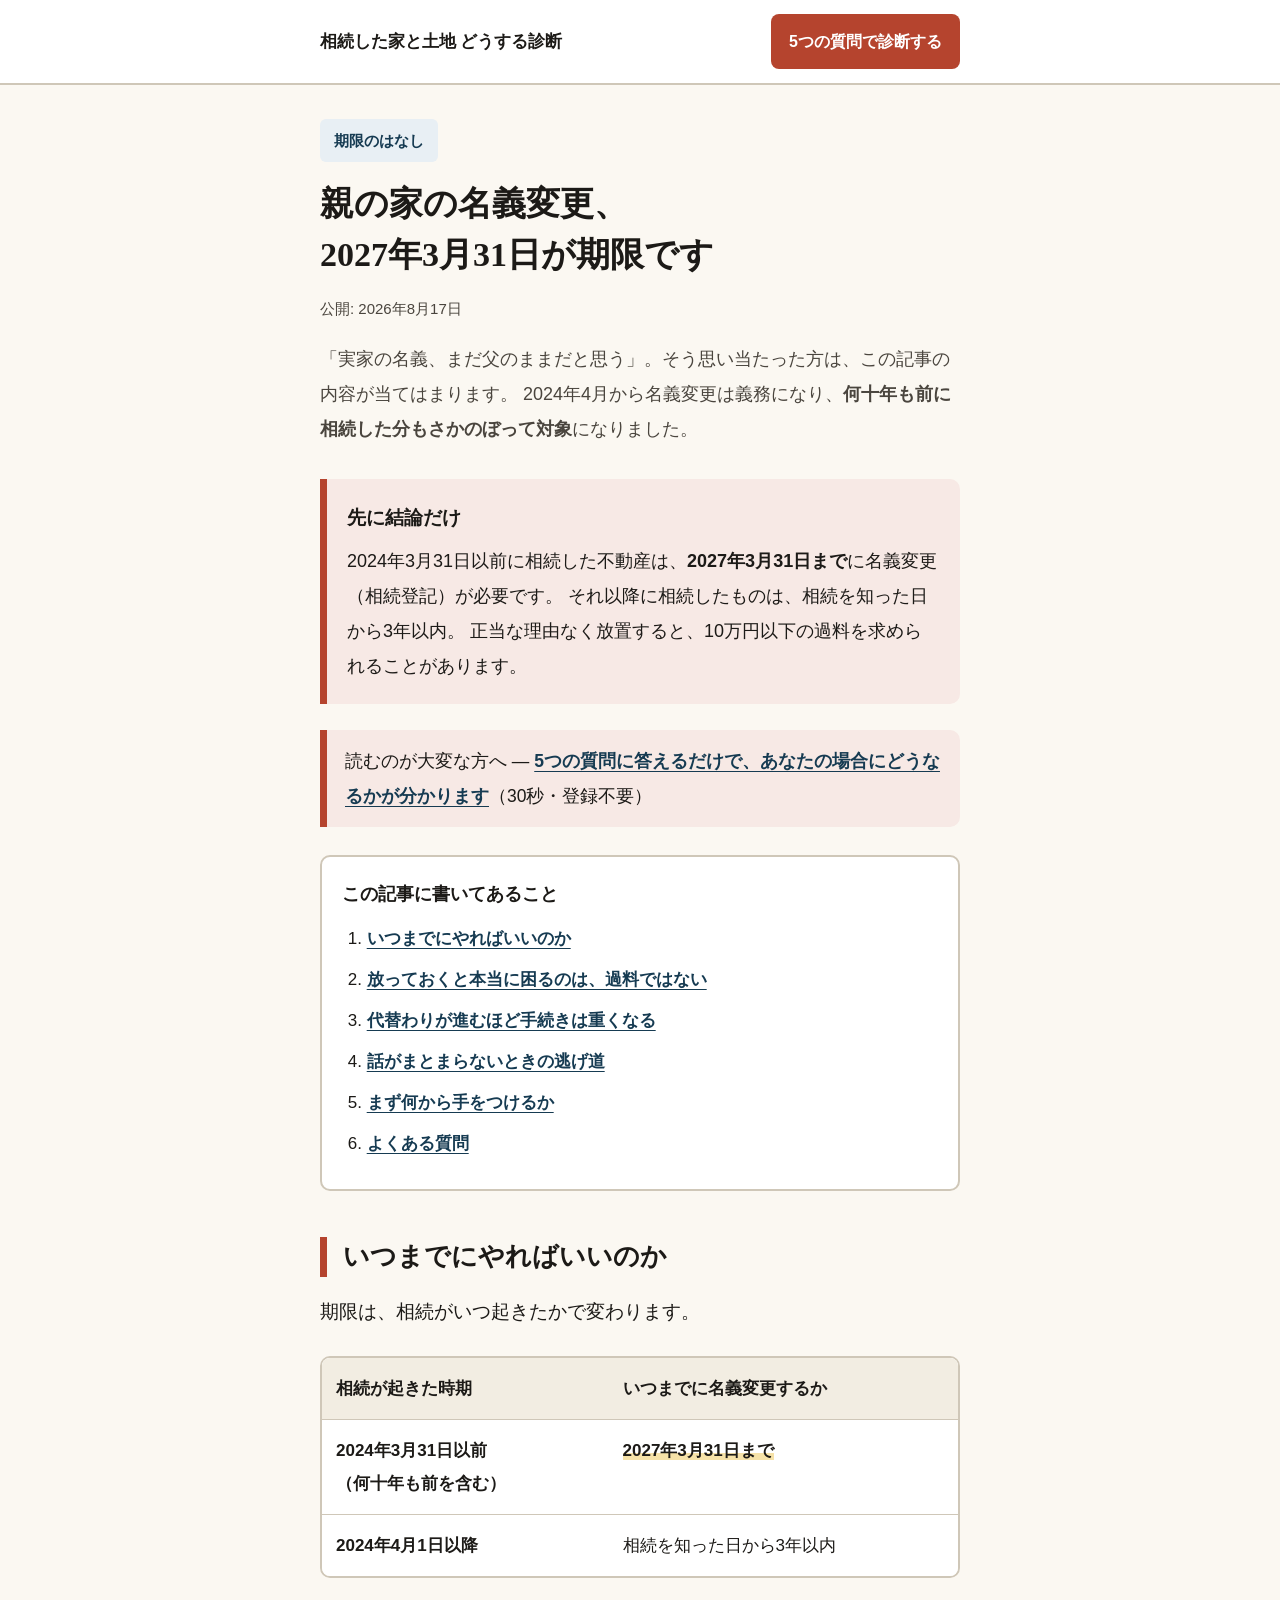
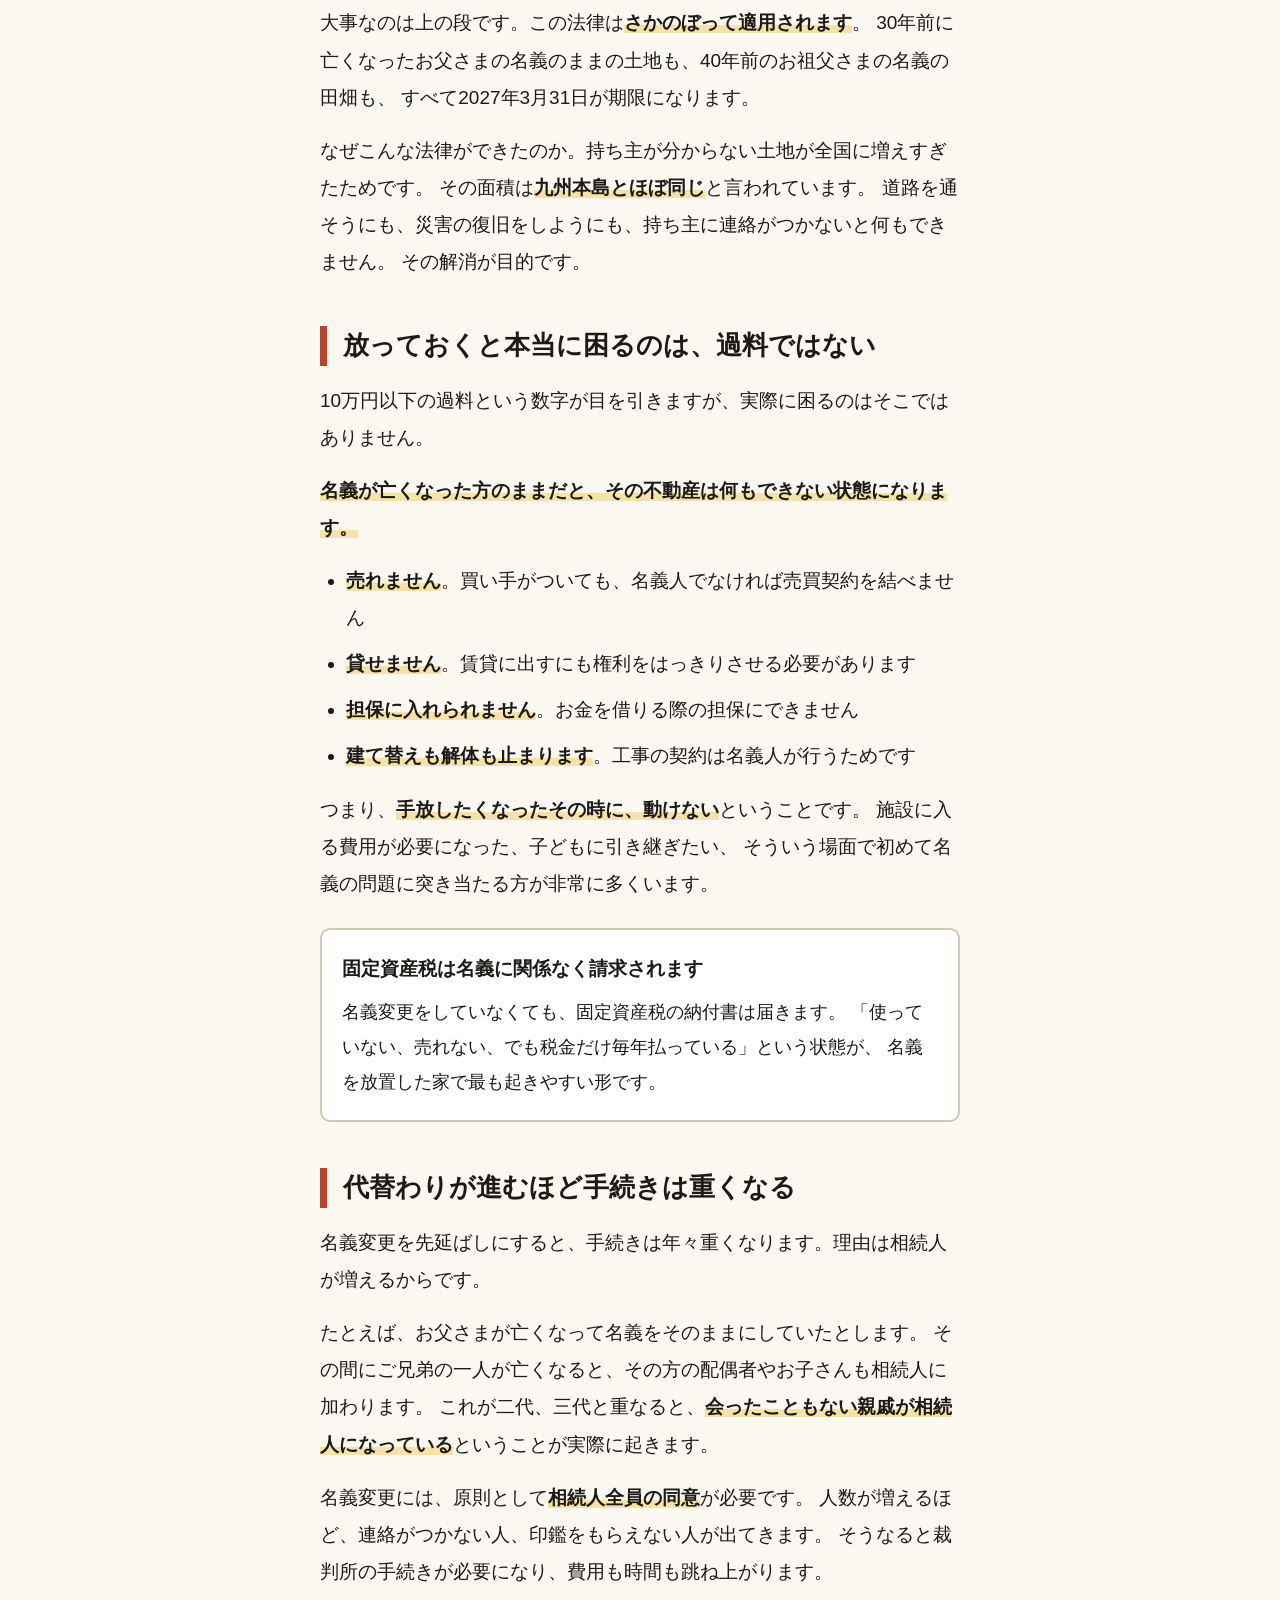
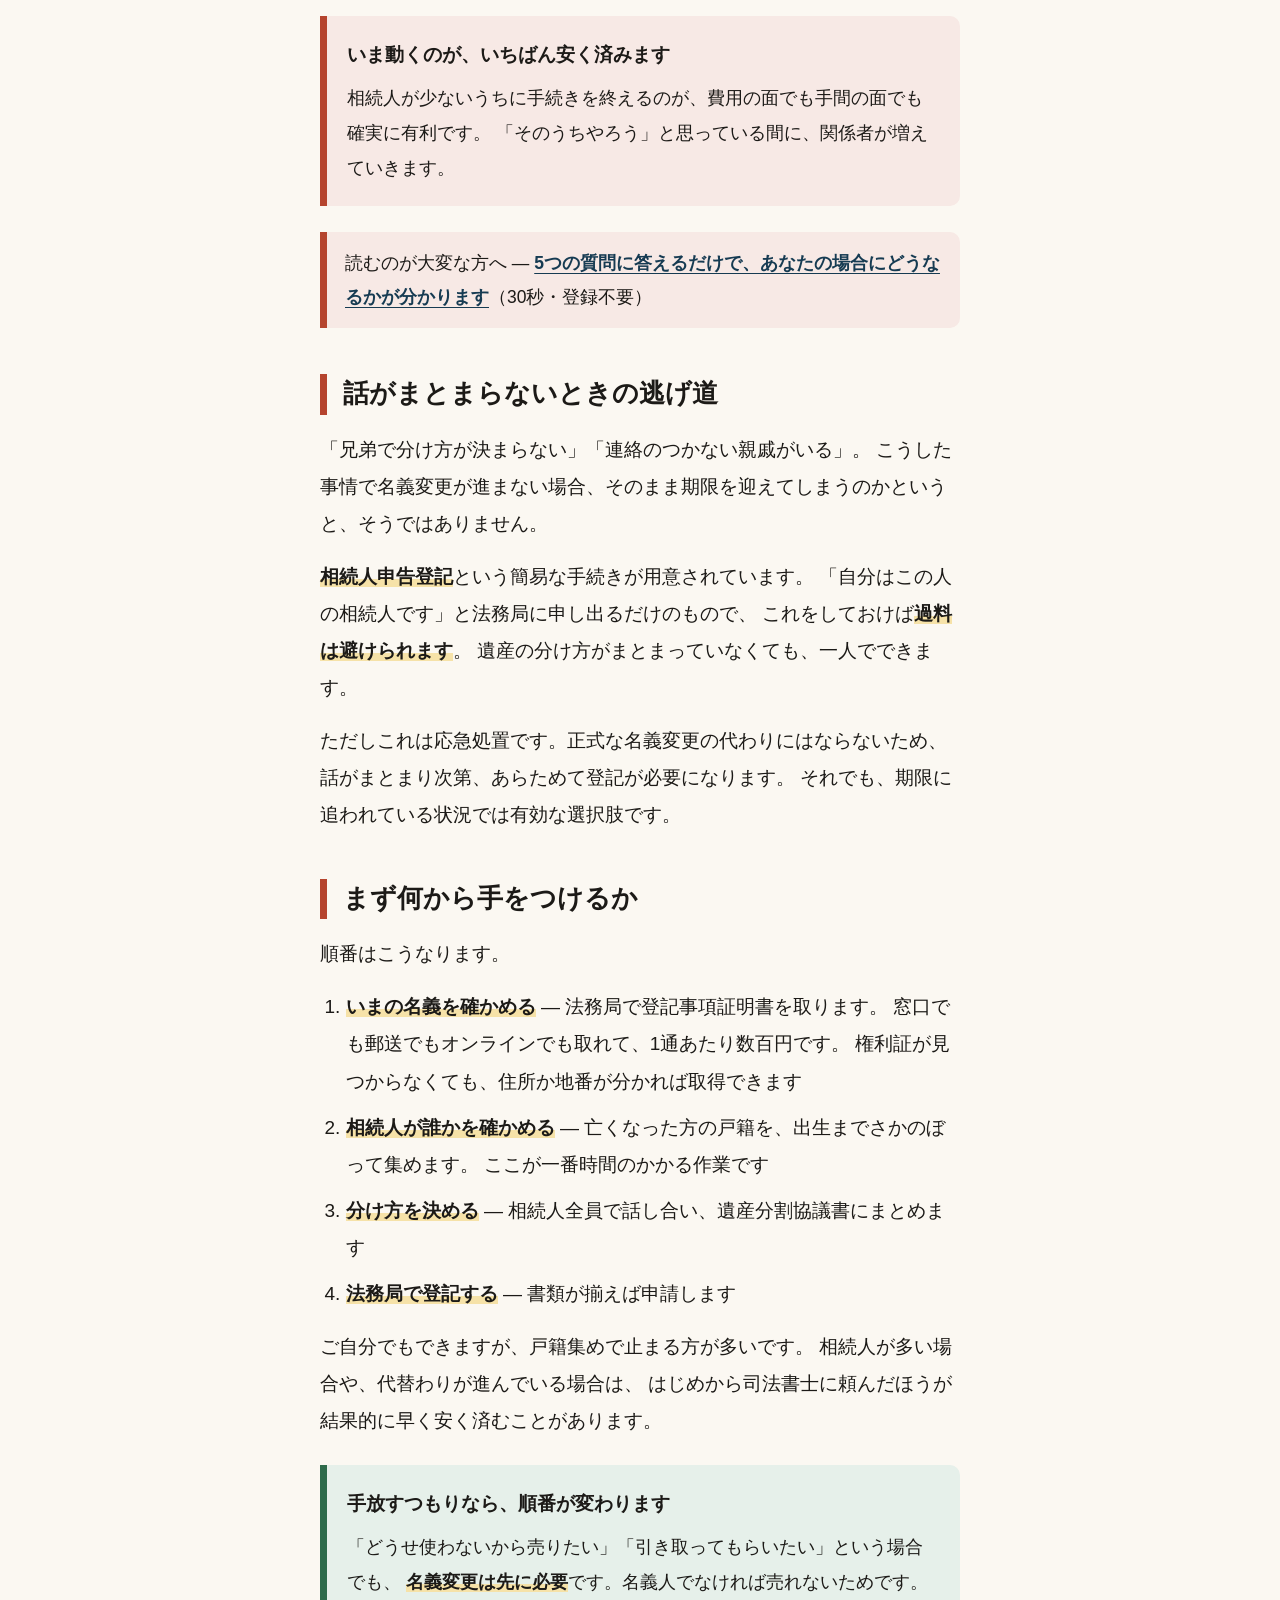
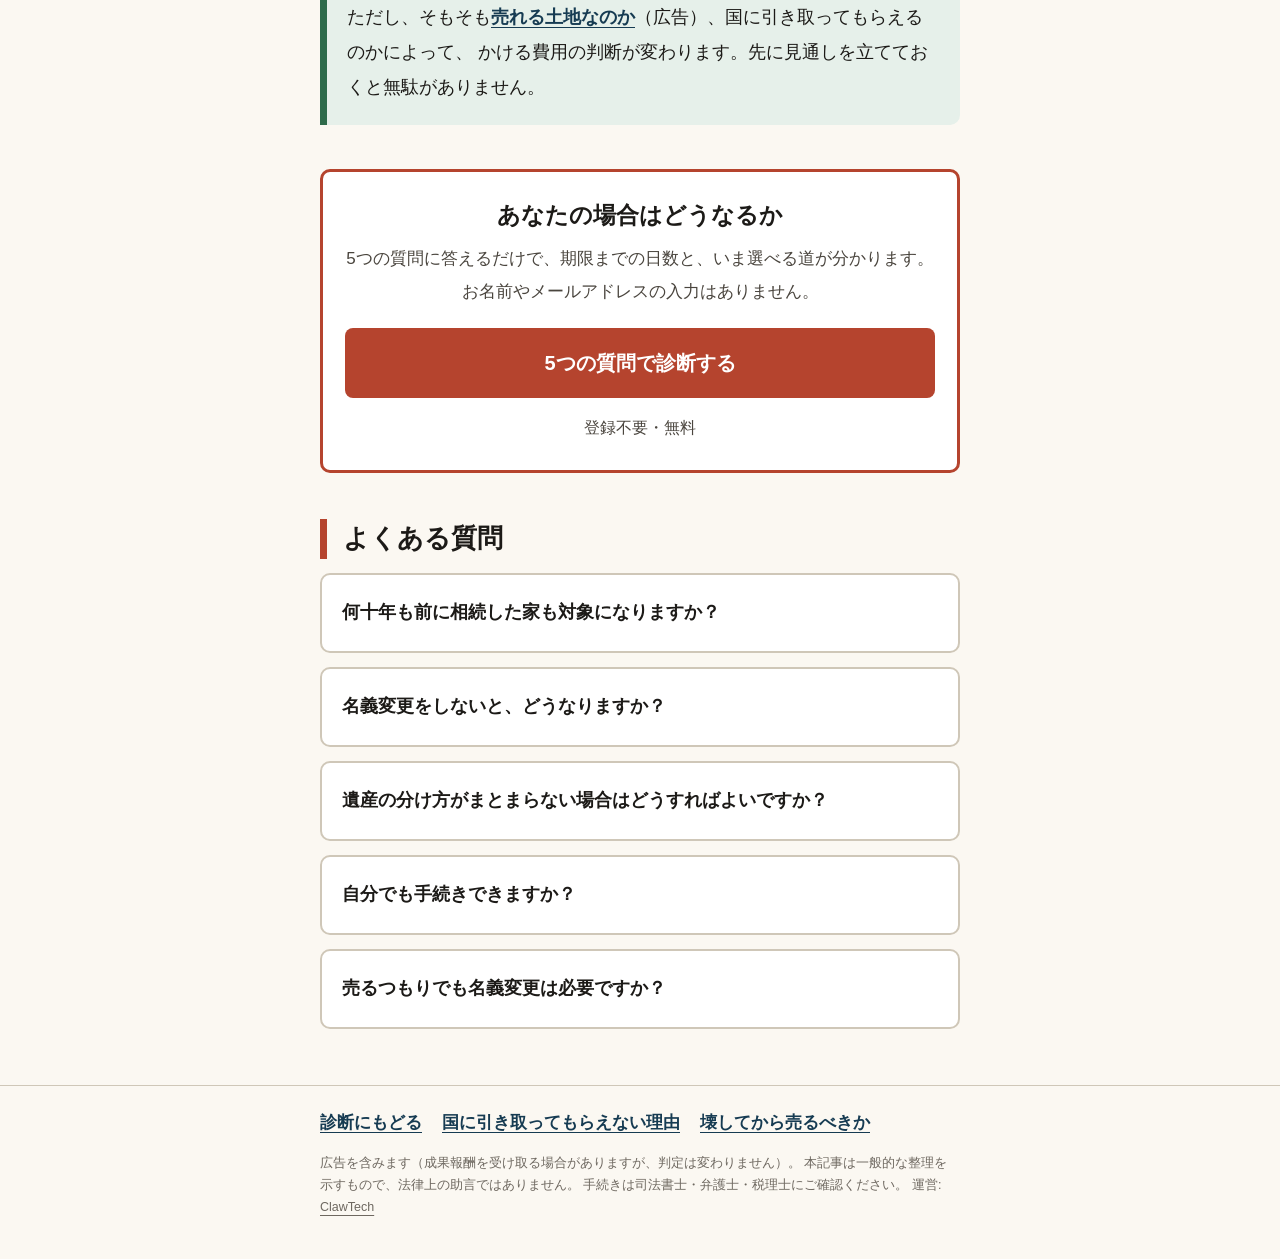
<file: blog/souzoku-toki-kigen.html>
<!DOCTYPE html>
<html lang="ja">
<head>
<meta charset="UTF-8">
<meta name="viewport" content="width=device-width, initial-scale=1.0, viewport-fit=cover">
<meta name="theme-color" content="#FBF8F2">
<link rel="icon" href='data:image/svg+xml,<svg xmlns="http://www.w3.org/2000/svg" viewBox="0 0 64 64"><rect width="64" height="64" rx="10" fill="%23FBF8F2"/><path d="M14 30 32 16l18 14v18a2 2 0 0 1-2 2H16a2 2 0 0 1-2-2z" fill="none" stroke="%231F4E6B" stroke-width="4" stroke-linejoin="round"/><circle cx="46" cy="46" r="11" fill="%23B5442E"/></svg>'>
<title>親の家の名義変更、2027年3月31日が期限です｜放っておくと何が起きるか</title>
<meta name="description" content="2024年4月から相続した不動産の名義変更が義務になりました。何十年も前に相続した分も対象で、期限は2027年3月31日。放置すると過料10万円のほか、売ることも貸すこともできなくなります。">
<meta property="og:image" content="https://souzoku.clawtechjp.com/og.png">
<meta property="og:site_name" content="相続した家と土地 どうする診断">
<meta name="twitter:card" content="summary_large_image">
<link rel="canonical" href="https://souzoku.clawtechjp.com/blog/souzoku-toki-kigen.html">
<meta property="og:type" content="article">
<meta property="og:title" content="親の家の名義変更、2027年3月31日が期限です">
<meta property="og:description" content="何十年も前に相続した分も対象です。放っておくと何が起きるかを整理しました。">
<meta property="og:url" content="https://souzoku.clawtechjp.com/blog/souzoku-toki-kigen.html">
<link rel="stylesheet" href="style.css">
<script type="application/ld+json">
{"@context":"https://schema.org","@type":"FAQPage","mainEntity":[
{"@type":"Question","name":"何十年も前に相続した家も対象になりますか？","acceptedAnswer":{"@type":"Answer","text":"対象になります。2024年4月1日より前に発生した相続にもさかのぼって適用され、その場合の期限は2027年3月31日です。祖父母の代の名義のままになっている土地も含まれます。"}},
{"@type":"Question","name":"名義変更をしないと、どうなりますか？","acceptedAnswer":{"@type":"Answer","text":"正当な理由なく期限を過ぎると10万円以下の過料を求められることがあります。それ以上に困るのは、名義が亡くなった方のままだと売ることも貸すことも担保に入れることもできない点です。"}},
{"@type":"Question","name":"遺産の分け方がまとまらない場合はどうすればよいですか？","acceptedAnswer":{"@type":"Answer","text":"相続人申告登記という簡易な手続きがあります。「自分はこの人の相続人です」と法務局に申し出るだけで、過料は避けられます。ただし正式な名義変更の代わりにはならないため、話がまとまり次第あらためて登記が必要です。"}},
{"@type":"Question","name":"自分でも手続きできますか？","acceptedAnswer":{"@type":"Answer","text":"できます。ただし戸籍を出生までさかのぼって集める必要があり、相続人が多い場合や代替わりが進んでいる場合は時間がかかります。集める書類の量に不安があれば司法書士に依頼するのが確実です。"}}
]}
</script>
<!-- GA4: 記事内リンクのクリックを site_click として計測する -->
<script async src="https://www.googletagmanager.com/gtag/js?id=G-RZ1TP2K3N0"></script>
<script>window.dataLayer=window.dataLayer||[];function gtag(){dataLayer.push(arguments);}gtag('js',new Date());gtag('config','G-RZ1TP2K3N0');</script>
<script type="application/ld+json">{"@context": "https://schema.org", "@type": "Article", "headline": "親の家の名義変更、2027年3月31日が期限です", "description": "2024年4月から相続した不動産の名義変更が義務になりました。何十年も前に相続した分も対象で、期限は2027年3月31日。放置すると過料10万円のほか、売ることも貸すこともできなくなります。", "datePublished": "2026-08-17", "dateModified": "2026-08-17", "author": {"@type": "Organization", "name": "ClawTech", "url": "https://clawtechjp.com/"}, "publisher": {"@type": "Organization", "name": "ClawTech", "url": "https://clawtechjp.com/"}, "image": "https://souzoku.clawtechjp.com/og.png", "mainEntityOfPage": {"@type": "WebPage", "@id": "https://souzoku.clawtechjp.com/blog/souzoku-toki-kigen.html"}, "inLanguage": "ja"}</script>
<script>(function(c,l,a,r,i,t,y){c[a]=c[a]||function(){(c[a].q=c[a].q||[]).push(arguments)};t=l.createElement(r);t.async=1;t.src="https://www.clarity.ms/tag/"+i;y=l.getElementsByTagName(r)[0];y.parentNode.insertBefore(t,y);})(window,document,"clarity","script","zff2d6y1up");</script>
</head>
<body>

<header class="site">
  <div class="wrap">
    <a class="brand" href="../">相続した家と土地 どうする診断</a>
    <a class="to" href="../">5つの質問で診断する</a>
  </div>
</header>

<div class="wrap">

  <div class="head">
    <span class="tag">期限のはなし</span>
    <h1>親の家の名義変更、<br>2027年3月31日が期限です</h1>
    <p class="date">公開: 2026年8月17日</p>
    <p class="lede">「実家の名義、まだ父のままだと思う」。そう思い当たった方は、この記事の内容が当てはまります。
    2024年4月から名義変更は義務になり、<strong>何十年も前に相続した分もさかのぼって対象</strong>になりました。</p>
  </div>

  <div class="box alert">
    <b>先に結論だけ</b>
    2024年3月31日以前に相続した不動産は、<strong>2027年3月31日まで</strong>に名義変更（相続登記）が必要です。
    それ以降に相続したものは、相続を知った日から3年以内。
    正当な理由なく放置すると、10万円以下の過料を求められることがあります。
  </div>
    <div class="jump">読むのが大変な方へ — <a href="../">5つの質問に答えるだけで、あなたの場合にどうなるかが分かります</a>（30秒・登録不要）</div>

  <nav class="toc">
    <b>この記事に書いてあること</b>
    <ol>
      <li><a href="#a1">いつまでにやればいいのか</a></li>
      <li><a href="#a2">放っておくと本当に困るのは、過料ではない</a></li>
      <li><a href="#a3">代替わりが進むほど手続きは重くなる</a></li>
      <li><a href="#a4">話がまとまらないときの逃げ道</a></li>
      <li><a href="#a5">まず何から手をつけるか</a></li>
      <li><a href="#faq">よくある質問</a></li>
    </ol>
  </nav>

  <article>

    <h2 id="a1">いつまでにやればいいのか</h2>

    <p>期限は、相続がいつ起きたかで変わります。</p>

    <div class="tbl">
      <table>
        <thead><tr><th>相続が起きた時期</th><th>いつまでに名義変更するか</th></tr></thead>
        <tbody>
          <tr><th>2024年3月31日以前<br>（何十年も前を含む）</th><td><strong>2027年3月31日まで</strong></td></tr>
          <tr><th>2024年4月1日以降</th><td>相続を知った日から3年以内</td></tr>
        </tbody>
      </table>
    </div>

    <p>大事なのは上の段です。この法律は<strong>さかのぼって適用されます</strong>。
    30年前に亡くなったお父さまの名義のままの土地も、40年前のお祖父さまの名義の田畑も、
    すべて2027年3月31日が期限になります。</p>

    <p>なぜこんな法律ができたのか。持ち主が分からない土地が全国に増えすぎたためです。
    その面積は<strong>九州本島とほぼ同じ</strong>と言われています。
    道路を通そうにも、災害の復旧をしようにも、持ち主に連絡がつかないと何もできません。
    その解消が目的です。</p>

    <h2 id="a2">放っておくと本当に困るのは、過料ではない</h2>

    <p>10万円以下の過料という数字が目を引きますが、実際に困るのはそこではありません。</p>

    <p><strong>名義が亡くなった方のままだと、その不動産は何もできない状態になります。</strong></p>

    <ul>
      <li><strong>売れません</strong>。買い手がついても、名義人でなければ売買契約を結べません</li>
      <li><strong>貸せません</strong>。賃貸に出すにも権利をはっきりさせる必要があります</li>
      <li><strong>担保に入れられません</strong>。お金を借りる際の担保にできません</li>
      <li><strong>建て替えも解体も止まります</strong>。工事の契約は名義人が行うためです</li>
    </ul>

    <p>つまり、<strong>手放したくなったその時に、動けない</strong>ということです。
    施設に入る費用が必要になった、子どもに引き継ぎたい、
    そういう場面で初めて名義の問題に突き当たる方が非常に多くいます。</p>

    <div class="box">
      <b>固定資産税は名義に関係なく請求されます</b>
      名義変更をしていなくても、固定資産税の納付書は届きます。
      「使っていない、売れない、でも税金だけ毎年払っている」という状態が、
      名義を放置した家で最も起きやすい形です。
    </div>

    <h2 id="a3">代替わりが進むほど手続きは重くなる</h2>

    <p>名義変更を先延ばしにすると、手続きは年々重くなります。理由は相続人が増えるからです。</p>

    <p>たとえば、お父さまが亡くなって名義をそのままにしていたとします。
    その間にご兄弟の一人が亡くなると、その方の配偶者やお子さんも相続人に加わります。
    これが二代、三代と重なると、<strong>会ったこともない親戚が相続人になっている</strong>ということが実際に起きます。</p>

    <p>名義変更には、原則として<strong>相続人全員の同意</strong>が必要です。
    人数が増えるほど、連絡がつかない人、印鑑をもらえない人が出てきます。
    そうなると裁判所の手続きが必要になり、費用も時間も跳ね上がります。</p>

    <div class="box alert">
      <b>いま動くのが、いちばん安く済みます</b>
      相続人が少ないうちに手続きを終えるのが、費用の面でも手間の面でも確実に有利です。
      「そのうちやろう」と思っている間に、関係者が増えていきます。
    </div>

    <div class="jump">読むのが大変な方へ — <a href="../">5つの質問に答えるだけで、あなたの場合にどうなるかが分かります</a>（30秒・登録不要）</div>
    <h2 id="a4">話がまとまらないときの逃げ道</h2>

    <p>「兄弟で分け方が決まらない」「連絡のつかない親戚がいる」。
    こうした事情で名義変更が進まない場合、そのまま期限を迎えてしまうのかというと、そうではありません。</p>

    <p><strong>相続人申告登記</strong>という簡易な手続きが用意されています。
    「自分はこの人の相続人です」と法務局に申し出るだけのもので、
    これをしておけば<strong>過料は避けられます</strong>。
    遺産の分け方がまとまっていなくても、一人でできます。</p>

    <p>ただしこれは応急処置です。正式な名義変更の代わりにはならないため、
    話がまとまり次第、あらためて登記が必要になります。
    それでも、期限に追われている状況では有効な選択肢です。</p>

    <h2 id="a5">まず何から手をつけるか</h2>

    <p>順番はこうなります。</p>

    <ol>
      <li><strong>いまの名義を確かめる</strong> — 法務局で登記事項証明書を取ります。
      窓口でも郵送でもオンラインでも取れて、1通あたり数百円です。
      権利証が見つからなくても、住所か地番が分かれば取得できます</li>
      <li><strong>相続人が誰かを確かめる</strong> — 亡くなった方の戸籍を、出生までさかのぼって集めます。
      ここが一番時間のかかる作業です</li>
      <li><strong>分け方を決める</strong> — 相続人全員で話し合い、遺産分割協議書にまとめます</li>
      <li><strong>法務局で登記する</strong> — 書類が揃えば申請します</li>
    </ol>

    <p>ご自分でもできますが、戸籍集めで止まる方が多いです。
    相続人が多い場合や、代替わりが進んでいる場合は、
    はじめから司法書士に頼んだほうが結果的に早く安く済むことがあります。</p>

    <div class="box good">
      <b>手放すつもりなら、順番が変わります</b>
      「どうせ使わないから売りたい」「引き取ってもらいたい」という場合でも、
      <strong>名義変更は先に必要</strong>です。名義人でなければ売れないためです。
      ただし、そもそも<a href="https://px.a8.net/svt/ejp?a8mat=4BA7XB+8J7QGY+56AO+BWVTE" target="_blank" rel="nofollow sponsored noopener" onclick="if(typeof gtag==='function')gtag('event','site_click',{place:'inline'})">売れる土地なのか</a>（広告）、国に引き取ってもらえるのかによって、
      かける費用の判断が変わります。先に見通しを立てておくと無駄がありません。
    </div>


    <div class="cta">
      <h2>あなたの場合はどうなるか</h2>
      <p>5つの質問に答えるだけで、期限までの日数と、いま選べる道が分かります。
      お名前やメールアドレスの入力はありません。</p>
      <a href="../">5つの質問で診断する</a>
      <small>登録不要・無料</small>
    </div>

    <h2 id="faq">よくある質問</h2>

    <div class="faq">
      <details>
        <summary>何十年も前に相続した家も対象になりますか？</summary>
        <p>対象になります。2024年4月1日より前に発生した相続にもさかのぼって適用され、
        その場合の期限は2027年3月31日です。祖父母の代の名義のままになっている土地も含まれます。</p>
      </details>
      <details>
        <summary>名義変更をしないと、どうなりますか？</summary>
        <p>正当な理由なく期限を過ぎると10万円以下の過料を求められることがあります。
        それ以上に困るのは、名義が亡くなった方のままだと売ることも貸すことも
        担保に入れることもできない点です。</p>
      </details>
      <details>
        <summary>遺産の分け方がまとまらない場合はどうすればよいですか？</summary>
        <p>相続人申告登記という簡易な手続きがあります。「自分はこの人の相続人です」と
        法務局に申し出るだけで、過料は避けられます。ただし正式な名義変更の代わりには
        ならないため、話がまとまり次第あらためて登記が必要です。</p>
      </details>
      <details>
        <summary>自分でも手続きできますか？</summary>
        <p>できます。ただし戸籍を出生までさかのぼって集める必要があり、
        相続人が多い場合や代替わりが進んでいる場合は時間がかかります。
        集める書類の量に不安があれば司法書士に依頼するのが確実です。</p>
      </details>
      <details>
        <summary>売るつもりでも名義変更は必要ですか？</summary>
        <p>必要です。名義人でなければ売買契約を結べません。
        買い取ってもらう場合も同じで、先に名義を自分に移す必要があります。</p>
      </details>
    </div>

  </article>
</div>

<footer>
  <div class="wrap">
    <nav>
      <a href="../">診断にもどる</a>
      <a href="kokko-kizoku-kyakka.html">国に引き取ってもらえない理由</a>
      <a href="kaitai-hantei.html">壊してから売るべきか</a>
    </nav>
    <p class="disc">広告を含みます（成果報酬を受け取る場合がありますが、判定は変わりません）。
    本記事は一般的な整理を示すもので、法律上の助言ではありません。
    手続きは司法書士・弁護士・税理士にご確認ください。
    運営: <a href="https://clawtechjp.com/">ClawTech</a></p>
  </div>
</footer>

</body>
</html>
</file>
<file: ui/ct-ui.css>
/* ct-ui.css — ClawTech 共通UI基盤 v1 (2026-10-29)
 * 全サイト(clawtechjp.com / 各診断サブドメイン / 新規サイト)はこれ1枚を読む。サイト側で色・余白・角丸を再定義しない。
 * 基礎: デジタル庁デザインシステム design-tokens 2.1.0 (MIT, https://github.com/digital-go-jp/design-tokens) の
 *   プリミティブ色とアクセシビリティ要件(コントラスト/フォーカス/タップ領域)。
 * 触感: モバイル決済/メッセージ系アプリの作法(大きい角丸CTA・影の階層は2段まで・1画面1主ボタン)。
 * 命名辞書: --ct-<役割>。部品は .ct-<部品名> / 状態は .is-<状態>。AIに指示するときもこの名前で呼ぶ(ルールは skill: ui-standard)。
 */

/* ---------- 1. tokens: light ---------- */
:root {
  /* DADS primitives(使う分だけ) */
  --dads-blue-50: #e8f1fe; --dads-blue-100: #d9e6ff; --dads-blue-200: #c5d7fb;
  --dads-blue-400: #7096f8; --dads-blue-500: #4979f5; --dads-blue-700: #264af4;
  --dads-blue-900: #0017c1; --dads-blue-1000: #00118f;
  --dads-green-700: #259d63; --dads-green-900: #115a36;
  --dads-red-800: #ec0000; --dads-red-900: #ce0000;
  --dads-yellow-700: #b78f00; --dads-orange-600: #fb5b01;

  /* 面と文字(わずかに青へ寄せたニュートラル) */
  --ct-bg: #f5f6f8;
  --ct-surface: #ffffff;
  --ct-surface-2: #eef0f4;
  --ct-text: #16181d;
  --ct-text-2: #333842;
  --ct-text-3: #5d6372;            /* AA: on --ct-bg/--ct-surface-2 5.4:1 (旧#6e7483はbg上4.4でLighthouse不合格 2026-11-10) */
  --ct-line: #dcdfe6;
  --ct-line-strong: #b9bec9;

  /* 役割色: アクセントは1色だけ */
  --ct-accent: var(--dads-blue-700);
  --ct-accent-press: var(--dads-blue-900);
  --ct-accent-soft: var(--dads-blue-50);
  --ct-on-accent: #ffffff;
  --ct-link: var(--dads-blue-900);
  --ct-ok: var(--dads-green-700);
  --ct-ok-text: var(--dads-green-900);
  --ct-warn: var(--dads-yellow-700);
  --ct-error: var(--dads-red-900);
  --ct-ok-soft: #e6f5ec; --ct-error-soft: #fdeeee;   /* 状態の面(バッジ・注意帯の背景) */
  --ct-focus: #ffb800;             /* DADS同様、どの面でも見える黄のリング */

  /* 影は2段だけ(色付き=面の色相に合わせる) */
  --ct-shadow-1: 0 1px 2px rgba(22, 30, 60, .06), 0 2px 8px rgba(22, 30, 60, .06);
  --ct-shadow-2: 0 4px 12px rgba(22, 30, 60, .08), 0 16px 40px rgba(22, 30, 60, .10);

  /* 角丸: 内側ほど小さく */
  --ct-r-xs: 6px; --ct-r-sm: 10px; --ct-r-md: 16px; --ct-r-lg: 24px; --ct-r-pill: 999px;

  /* 余白(4の倍数) */
  --ct-s-1: 4px; --ct-s-2: 8px; --ct-s-3: 12px; --ct-s-4: 16px; --ct-s-5: 24px;
  --ct-s-6: 32px; --ct-s-7: 48px; --ct-s-8: 64px; --ct-s-9: 96px;

  /* 文字: Apple端末では SF + ヒラギノ、それ以外は Noto Sans JP(DADS既定) */
  --ct-font: -apple-system, BlinkMacSystemFont, "Hiragino Sans", "Hiragino Kaku Gothic ProN", "Noto Sans JP", "Yu Gothic UI", Meiryo, sans-serif;
  --ct-font-num: -apple-system, BlinkMacSystemFont, "SF Pro Display", "Segoe UI", "Noto Sans JP", sans-serif;
  --ct-fs-xs: .75rem; --ct-fs-sm: .875rem; --ct-fs-md: 1rem; --ct-fs-lg: 1.125rem;
  --ct-fs-xl: 1.375rem; --ct-fs-2xl: 1.75rem; --ct-fs-3xl: clamp(2rem, 5.2vw, 3rem);
  --ct-fs-hero: clamp(2.25rem, 7vw, 4.25rem);

  /* 動き */
  --ct-ease: cubic-bezier(.2, .8, .2, 1);       /* 出る */
  --ct-ease-in: cubic-bezier(.4, 0, 1, 1);       /* 消える */
  --ct-dur-1: 120ms; --ct-dur-2: 220ms; --ct-dur-3: 420ms;

  /* 寸法 */
  --ct-tap: 48px;                  /* 最小タップ領域 */
  --ct-measure: 38em;              /* 本文の最大行長(和文 ~38字) */
  --ct-container: 1120px;
  --ct-z-header: 10; --ct-z-sheet: 20; --ct-z-toast: 30;

  color-scheme: light;
}

/* ---------- 1b. tokens: dark(システム設定 / 明示指定の両方) ---------- */
@media (prefers-color-scheme: dark) {
  :root:not([data-theme="light"]) {
    --ct-bg: #0e1015; --ct-surface: #171a21; --ct-surface-2: #20242d;
    --ct-text: #eef0f4; --ct-text-2: #b8bdc9; --ct-text-3: #8c92a0;
    --ct-line: #2a2f3a; --ct-line-strong: #3b414e;
    --ct-accent: var(--dads-blue-400); --ct-accent-press: var(--dads-blue-500);
    --ct-accent-soft: rgba(112, 150, 248, .14); --ct-on-accent: #0b0d12; --ct-link: var(--dads-blue-200);
    --ct-ok: #4fc68a; --ct-ok-text: #7fd8a9; --ct-error: #ff6b6b; --ct-warn: #e6c14a; --ct-ok-soft: rgba(79, 198, 138, .14); --ct-error-soft: rgba(255, 107, 107, .14);
    --ct-shadow-1: 0 1px 2px rgba(0, 0, 0, .4); --ct-shadow-2: 0 12px 40px rgba(0, 0, 0, .5);
    color-scheme: dark;
  }
}
:root[data-theme="dark"] {
  --ct-bg: #0e1015; --ct-surface: #171a21; --ct-surface-2: #20242d;
  --ct-text: #eef0f4; --ct-text-2: #b8bdc9; --ct-text-3: #8c92a0;
  --ct-line: #2a2f3a; --ct-line-strong: #3b414e;
  --ct-accent: var(--dads-blue-400); --ct-accent-press: var(--dads-blue-500);
  --ct-accent-soft: rgba(112, 150, 248, .14); --ct-on-accent: #0b0d12; --ct-link: var(--dads-blue-200);
  --ct-ok: #4fc68a; --ct-ok-text: #7fd8a9; --ct-error: #ff6b6b; --ct-warn: #e6c14a; --ct-ok-soft: rgba(79, 198, 138, .14); --ct-error-soft: rgba(255, 107, 107, .14);
  --ct-shadow-1: 0 1px 2px rgba(0, 0, 0, .4); --ct-shadow-2: 0 12px 40px rgba(0, 0, 0, .5);
  color-scheme: dark;
}

/* ---------- 2. base ---------- */
*, *::before, *::after { box-sizing: border-box; }
html { -webkit-text-size-adjust: 100%; scroll-behavior: smooth; }
body {
  margin: 0; background: var(--ct-bg); color: var(--ct-text);
  font: 400 var(--ct-fs-md)/1.75 var(--ct-font);
  letter-spacing: .02em; font-feature-settings: "palt" 0;
  -webkit-font-smoothing: antialiased; text-rendering: optimizeLegibility;
}
h1, h2, h3, h4 { margin: 0; line-height: 1.3; letter-spacing: .01em; text-wrap: balance; word-break: auto-phrase; font-weight: 700; }
[hidden] { display: none !important; }
[tabindex="-1"]:focus { outline: none; }
p { margin: 0; text-wrap: pretty; }
a { color: var(--ct-link); text-underline-offset: .2em; }
img, svg, video, canvas { display: block; max-width: 100%; }
:focus-visible { outline: 3px solid var(--ct-focus); outline-offset: 2px; border-radius: 4px; }
::selection { background: var(--ct-accent-soft); }
.ct-num { font-family: var(--ct-font-num); font-variant-numeric: tabular-nums; letter-spacing: 0; }
.ct-skip { position: absolute; left: -999px; top: 8px; z-index: var(--ct-z-toast); background: var(--ct-surface); padding: 8px 12px; border-radius: var(--ct-r-sm); }
.ct-skip:focus { left: 8px; }
.ct-visually-hidden { position: absolute !important; width: 1px; height: 1px; overflow: hidden; clip: rect(0 0 0 0); white-space: nowrap; }

/* ---------- 3. layout ---------- */
.ct-container { width: min(100% - 32px, var(--ct-container)); margin-inline: auto; }
.ct-stack { display: flex; flex-direction: column; gap: var(--ct-gap, var(--ct-s-4)); }
.ct-row { display: flex; flex-wrap: wrap; align-items: center; gap: var(--ct-gap, var(--ct-s-3)); }
.ct-grid { display: grid; gap: var(--ct-gap, var(--ct-s-4)); grid-template-columns: repeat(auto-fit, minmax(min(100%, var(--ct-min, 260px)), 1fr)); }
.ct-section { padding-block: var(--ct-s-8) calc(var(--ct-s-8) + var(--ct-s-3)); }
.ct-prose { max-width: var(--ct-measure); }
.ct-scroll-x { overflow-x: auto; -webkit-overflow-scrolling: touch; }

/* ---------- 4. type ---------- */
.ct-eyebrow { font-size: var(--ct-fs-sm); font-weight: 600; color: var(--ct-accent); letter-spacing: .06em; }
.ct-display { font-size: var(--ct-fs-hero); font-weight: 800; line-height: 1.18; letter-spacing: -.01em; }
.ct-h1 { font-size: var(--ct-fs-3xl); font-weight: 800; letter-spacing: -.005em; }
.ct-h2 { font-size: var(--ct-fs-2xl); }
.ct-h3 { font-size: var(--ct-fs-xl); }
.ct-lead { font-size: var(--ct-fs-lg); color: var(--ct-text-2); }
.ct-caption { font-size: var(--ct-fs-xs); color: var(--ct-text-3); line-height: 1.6; }

/* ---------- 5. components ---------- */
/* ボタン: 1画面に .ct-btn--primary は1つ */
.ct-btn {
  --_bg: var(--ct-surface); --_fg: var(--ct-text); --_bd: var(--ct-line-strong);
  display: inline-flex; align-items: center; justify-content: center; gap: var(--ct-s-2);
  min-height: var(--ct-tap); padding: var(--ct-s-2) var(--ct-s-5); border-radius: var(--ct-r-pill);
  background: var(--_bg); color: var(--_fg); border: 1px solid var(--_bd);
  font: 600 var(--ct-fs-md)/1 var(--ct-font); letter-spacing: .03em; text-decoration: none; cursor: pointer;
  transition: transform var(--ct-dur-1) var(--ct-ease), background-color var(--ct-dur-2) var(--ct-ease), box-shadow var(--ct-dur-2) var(--ct-ease);
  -webkit-tap-highlight-color: transparent;
}
.ct-btn:hover { box-shadow: var(--ct-shadow-1); }
.ct-btn:active { transform: scale(.97); }
.ct-btn[disabled], .ct-btn.is-disabled { opacity: .45; pointer-events: none; }
.ct-btn--primary { --_bg: var(--ct-accent); --_fg: var(--ct-on-accent); --_bd: transparent; box-shadow: 0 6px 18px color-mix(in srgb, var(--ct-accent) 32%, transparent); }
.ct-btn--primary:hover { --_bg: var(--ct-accent-press); }
.ct-btn--ghost { --_bg: transparent; --_bd: transparent; --_fg: var(--ct-link); padding-inline: var(--ct-s-3); }
.ct-btn--block { width: 100%; min-height: 56px; font-size: var(--ct-fs-lg); }

/* 入力 */
.ct-field { display: flex; flex-direction: column; gap: var(--ct-s-2); }
.ct-label { font-size: var(--ct-fs-sm); font-weight: 600; color: var(--ct-text-2); }
.ct-hint { font-size: var(--ct-fs-xs); color: var(--ct-text-3); }
.ct-input, .ct-select {
  min-height: var(--ct-tap); width: 100%; padding: 0 var(--ct-s-4);
  border: 1.5px solid var(--ct-line-strong); border-radius: var(--ct-r-sm);
  background: var(--ct-surface); color: var(--ct-text); font: 400 var(--ct-fs-md) var(--ct-font);
  transition: border-color var(--ct-dur-2) var(--ct-ease), box-shadow var(--ct-dur-2) var(--ct-ease);
}
.ct-input:focus, .ct-select:focus { outline: none; border-color: var(--ct-accent); box-shadow: 0 0 0 4px var(--ct-accent-soft); }
.ct-input:focus-visible, .ct-select:focus-visible { outline: 3px solid var(--ct-focus); outline-offset: 2px; }
.ct-field.is-error .ct-input, .ct-field.is-error .ct-select { border-color: var(--ct-error); }
.ct-error-text { font-size: var(--ct-fs-sm); color: var(--ct-error); }

/* 選択チップ(セグメント) */
.ct-seg { display: flex; flex-wrap: wrap; gap: var(--ct-s-2); }
.ct-seg input { position: absolute; opacity: 0; pointer-events: none; }
.ct-seg label {
  min-height: 44px; padding: 0 var(--ct-s-4); display: inline-flex; align-items: center;
  border: 1.5px solid var(--ct-line-strong); border-radius: var(--ct-r-pill); cursor: pointer;
  font-weight: 600; font-size: var(--ct-fs-sm); background: var(--ct-surface);
  transition: all var(--ct-dur-2) var(--ct-ease);
}
.ct-seg input:checked + label { background: var(--ct-accent-soft); border-color: var(--ct-accent); color: var(--ct-accent); }
.ct-seg input:focus-visible + label { outline: 3px solid var(--ct-focus); outline-offset: 2px; }

/* 面: 枠線ではなく面の明度差と影で階層を出す */
.ct-panel { background: var(--ct-surface); border-radius: var(--ct-r-lg); padding: var(--ct-s-5); box-shadow: var(--ct-shadow-1); }
.ct-panel--raised { box-shadow: var(--ct-shadow-2); }
.ct-panel--flat { box-shadow: none; background: var(--ct-surface-2); }

/* 数字タイル */
.ct-stat { display: flex; flex-direction: column; gap: var(--ct-s-1); }
.ct-stat__label { font-size: var(--ct-fs-sm); color: var(--ct-text-2); font-weight: 600; }
.ct-stat__value { font-family: var(--ct-font-num); font-variant-numeric: tabular-nums; font-size: var(--ct-fs-3xl); font-weight: 700; letter-spacing: -.02em; line-height: 1.1; }
.ct-stat__unit { font-size: .5em; font-weight: 600; margin-left: .15em; color: var(--ct-text-2); }
.ct-stat__note { font-size: var(--ct-fs-xs); color: var(--ct-text-3); }

/* 状態ピル(意味色。アクセントとは別枠) */
.ct-pill { display: inline-flex; align-items: center; gap: 6px; padding: 2px 10px; border-radius: var(--ct-r-pill); font-size: var(--ct-fs-xs); font-weight: 700; background: var(--ct-surface-2); color: var(--ct-text-2); }
.ct-pill--ok { background: color-mix(in srgb, var(--ct-ok) 14%, transparent); color: var(--ct-ok-text); }
.ct-pill--warn { background: color-mix(in srgb, var(--ct-warn) 18%, transparent); color: var(--ct-text); }
.ct-pill--error { background: color-mix(in srgb, var(--ct-error) 12%, transparent); color: var(--ct-error); }

/* 広告表記(ステマ規制/ASP規約。アフィリンクの近傍に必ず置く) */
.ct-pr { display: inline-block; font-size: 11px; font-weight: 700; padding: 1px 6px; border-radius: 4px; border: 1px solid var(--ct-line-strong); color: var(--ct-text-3); letter-spacing: .04em; vertical-align: middle; }

/* 進捗 */
.ct-progress { height: 6px; border-radius: var(--ct-r-pill); background: var(--ct-surface-2); overflow: hidden; }
.ct-progress > i { display: block; height: 100%; width: var(--p, 0%); background: var(--ct-accent); border-radius: inherit; transition: width var(--ct-dur-3) var(--ct-ease); }

/* スケルトン(読み込み中は形で見せる。回るスピナーは使わない) */
.ct-skeleton { background: linear-gradient(90deg, var(--ct-surface-2) 0, var(--ct-line) 50%, var(--ct-surface-2) 100%) 0 0/200% 100%; border-radius: var(--ct-r-sm); animation: ct-shimmer 1.4s linear infinite; color: transparent !important; }
@keyframes ct-shimmer { to { background-position: -200% 0; } }

/* ヘッダー: すりガラス */
.ct-header { position: sticky; top: 0; z-index: var(--ct-z-header); backdrop-filter: saturate(180%) blur(16px); -webkit-backdrop-filter: saturate(180%) blur(16px); background: color-mix(in srgb, var(--ct-bg) 78%, transparent); border-bottom: 1px solid color-mix(in srgb, var(--ct-line) 70%, transparent); }
.ct-header__in { display: flex; align-items: center; justify-content: space-between; min-height: 56px; }

/* 下部固定CTA(モバイル) */
.ct-dock { position: sticky; bottom: 0; z-index: var(--ct-z-header); padding: var(--ct-s-3) 16px calc(var(--ct-s-3) + env(safe-area-inset-bottom)); background: color-mix(in srgb, var(--ct-bg) 86%, transparent); backdrop-filter: blur(16px); -webkit-backdrop-filter: blur(16px); }

/* 注記・出典 */
.ct-note { font-size: var(--ct-fs-xs); color: var(--ct-text-3); line-height: 1.7; border-top: 1px solid var(--ct-line); padding-top: var(--ct-s-4); }

/* ---------- 5b. 記事(解説ページ。content/render_article.py が組む) ---------- */
/* ヒーロー: 写真の上に題名。写真の明るさに依らず読めるよう下側だけ暗く敷く(この面の文字色は写真基準で固定) */
.ct-hero-photo { position: relative; isolation: isolate; min-height: min(72dvh, 620px); display: flex; align-items: flex-end; overflow: hidden; border-radius: 0 0 var(--ct-r-lg) var(--ct-r-lg); }
.ct-hero-photo > img { position: absolute; inset: 0; width: 100%; height: 100%; object-fit: cover; z-index: -2; }
.ct-hero-photo::after { content: ""; position: absolute; inset: 0; z-index: -1; background: linear-gradient(180deg, rgba(10, 14, 24, 0) 30%, rgba(10, 14, 24, .55) 62%, rgba(10, 14, 24, .86) 100%); }
.ct-hero-photo__in { padding-block: var(--ct-s-8) var(--ct-s-7); color: #fff; }
.ct-hero-photo .ct-eyebrow { color: #c5d7fb; }
.ct-hero-photo .ct-h1 { color: #fff; max-width: 18em; text-shadow: 0 2px 24px rgba(0, 0, 0, .35); }
.ct-hero-photo .ct-lead { color: rgba(255, 255, 255, .86); max-width: 32em; margin-top: var(--ct-s-3); }

/* 要点の数字: ヒーローに少し重ねて浮かせる */
.ct-keyfacts { margin-top: calc(var(--ct-s-7) * -1); position: relative; display: grid; gap: var(--ct-s-5); grid-template-columns: repeat(auto-fit, minmax(min(100%, 180px), 1fr)); }
.ct-keyfacts .ct-stat__value { font-size: var(--ct-fs-2xl); color: var(--ct-accent); }

/* 本文 */
.ct-article { display: grid; gap: var(--ct-s-7); grid-template-columns: 1fr; padding-block: var(--ct-s-7) var(--ct-s-8); }
@media (min-width: 960px) { .ct-article { grid-template-columns: 220px minmax(0, 1fr); } }
.ct-toc { align-self: start; position: sticky; top: 72px; font-size: var(--ct-fs-sm); }
.ct-toc ol { list-style: none; margin: var(--ct-s-3) 0 0; padding: 0; display: flex; flex-direction: column; gap: 2px; }
.ct-toc a { display: block; padding: 6px 10px; border-radius: var(--ct-r-xs); color: var(--ct-text-2); text-decoration: none; line-height: 1.5; }
.ct-toc a:hover, .ct-toc a.is-current { background: var(--ct-accent-soft); color: var(--ct-accent); }
@media (max-width: 959px) { .ct-toc { position: static; } }
.ct-body { max-width: var(--ct-measure); font-size: var(--ct-fs-lg); line-height: 1.95; }
.ct-body > * + * { margin-top: 1.1em; }
.ct-body h2 { font-size: var(--ct-fs-2xl); margin-top: var(--ct-s-8); padding-top: var(--ct-s-2); scroll-margin-top: 80px; }
.ct-body h3 { font-size: var(--ct-fs-xl); margin-top: var(--ct-s-6); }
.ct-body ul, .ct-body ol { padding-left: 1.3em; }
.ct-body li + li { margin-top: .4em; }
.ct-body strong { font-weight: 700; background: linear-gradient(transparent 62%, var(--ct-accent-soft) 62%); }
.ct-figure { margin: var(--ct-s-6) 0; }
.ct-figure img { width: 100%; height: auto; aspect-ratio: 16 / 9; object-fit: cover; border-radius: var(--ct-r-md); box-shadow: var(--ct-shadow-1); }
.ct-figure figcaption { margin-top: var(--ct-s-2); }
.ct-callout { background: var(--ct-accent-soft); border-radius: var(--ct-r-md); padding: var(--ct-s-4) var(--ct-s-5); font-size: var(--ct-fs-md); }
.ct-callout b { color: var(--ct-accent); display: block; margin-bottom: 4px; }

/* 導入直後の1行診断リンク(A5-2: 入口が本文の最後まで無かった対策) */
.ct-inline-cta { background: var(--ct-accent-soft); border-radius: var(--ct-r-md); padding: var(--ct-s-3) var(--ct-s-5); font-size: var(--ct-fs-sm); }
.ct-inline-cta a { color: var(--ct-accent); font-weight: 700; text-decoration: none; }
.ct-inline-cta a:hover { text-decoration: underline; }

/* 相談への導線(本文の後に1か所だけ) */
.ct-cta-card { display: grid; gap: var(--ct-s-4); }
.ct-body .ct-cta-card > * { margin: 0; }
.ct-body .ct-cta-card > h2 { padding-top: 0; }
.ct-cta-card .ct-btn { text-align: center; text-wrap: balance; line-height: 1.4; }
.ct-cta-card > .ct-pr, .ct-cta-card > .ct-eyebrow { justify-self: start; }
.ct-cta-card .ct-h3 { line-height: 1.45; }
.ct-body > .ct-cta-card + .ct-cta-card { margin-top: var(--ct-s-4); }

/* パンくず・関連記事(内部リンクは site_focus_loop の重み順で並ぶ) */
.ct-crumb { padding-block: var(--ct-s-3); font-size: var(--ct-fs-sm); color: var(--ct-text-2); }
.ct-crumb a { color: inherit; }
.ct-related { margin-top: var(--ct-s-7); }
.ct-related ul { list-style: none; padding: 0; display: grid; gap: var(--ct-s-2); }
.ct-related a { display: block; padding: var(--ct-s-3) var(--ct-s-4); border-radius: var(--ct-r-md); background: var(--ct-surface-2); text-decoration: none; color: var(--ct-text); min-height: 44px; }
.ct-related a:hover { background: var(--ct-accent-soft); }

/* ---------- 5c. 診断ツール(souba-checker で追加) ---------- */
/* 処理の進み: CT.steps() が li に is-active / is-done を付ける。行は実処理の段階と1対1 */
.ct-steps { list-style: none; margin: 0; padding: 0; display: grid; gap: var(--ct-s-2); }
.ct-steps li { display: flex; align-items: center; gap: var(--ct-s-3); min-height: 40px; color: var(--ct-text-3); font-size: var(--ct-fs-sm); font-weight: 600; transition: color var(--ct-dur-2) var(--ct-ease); }
.ct-steps li::before { content: ""; flex: none; width: 20px; height: 20px; border-radius: 50%; border: 2px solid var(--ct-line-strong); transition: all var(--ct-dur-2) var(--ct-ease); }
.ct-steps li.is-active { color: var(--ct-text); }
.ct-steps li.is-active::before { border-color: var(--ct-accent); border-right-color: transparent; animation: ct-spin .7s linear infinite; }
.ct-steps li.is-done { color: var(--ct-text-2); }
.ct-steps li.is-done::before { border-color: var(--ct-ok); background: var(--ct-ok) url("data:image/svg+xml,%3Csvg xmlns='http://www.w3.org/2000/svg' viewBox='0 0 24 24' fill='none' stroke='white' stroke-width='3' stroke-linecap='round' stroke-linejoin='round'%3E%3Cpath d='M20 6 9 17l-5-5'/%3E%3C/svg%3E") center/14px no-repeat; }
.ct-steps .ct-num { margin-left: auto; font-weight: 400; color: var(--ct-text-3); }
@keyframes ct-spin { to { transform: rotate(360deg); } }
/* タブ(role=tablist)。下線ではなく面で選択を示す */
.ct-tabs { display: inline-flex; gap: 4px; padding: 4px; border-radius: var(--ct-r-pill); background: var(--ct-surface-2); }
.ct-tabs [role="tab"] { min-height: 44px; padding: 0 var(--ct-s-5); border: 0; border-radius: var(--ct-r-pill); background: transparent; color: var(--ct-text-2); font: 600 var(--ct-fs-sm) var(--ct-font); cursor: pointer; transition: background-color var(--ct-dur-2) var(--ct-ease), color var(--ct-dur-2) var(--ct-ease); }
.ct-tabs [role="tab"][aria-selected="true"] { background: var(--ct-surface); color: var(--ct-text); box-shadow: var(--ct-shadow-1); }
/* 表(根拠の事例一覧)。横に溢れる時は .ct-scroll-x で包む */
.ct-table { width: 100%; border-collapse: collapse; font-size: var(--ct-fs-sm); }
.ct-table th { text-align: left; font-weight: 600; color: var(--ct-text-3); font-size: var(--ct-fs-xs); padding: var(--ct-s-2) var(--ct-s-3); white-space: nowrap; }
.ct-table td { padding: var(--ct-s-3); border-top: 1px solid var(--ct-line); white-space: nowrap; }
.ct-table td.is-num, .ct-table th.is-num { text-align: right; font-family: var(--ct-font-num); font-variant-numeric: tabular-nums; }
/* 帯グラフ(価格帯): 下位25%〜上位25%の幅と、自分の位置 */
.ct-range { position: relative; height: 12px; border-radius: var(--ct-r-pill); background: var(--ct-surface-2); }
.ct-range > i { position: absolute; top: 0; bottom: 0; left: var(--a, 25%); right: calc(100% - var(--b, 75%)); border-radius: inherit; background: var(--ct-accent-soft); box-shadow: inset 0 0 0 1.5px var(--ct-accent); }
.ct-range > b { position: absolute; top: 50%; left: var(--x, 50%); width: 18px; height: 18px; margin: -9px 0 0 -9px; border-radius: 50%; background: var(--ct-accent); border: 3px solid var(--ct-surface); box-shadow: var(--ct-shadow-1); }
/* 折れ線グラフ(SVG)。線は currentColor、軸と目盛は控えめに */
.ct-chart { width: 100%; height: auto; overflow: visible; color: var(--ct-accent); }
.ct-chart .ct-chart__grid { stroke: var(--ct-line); stroke-width: 1; }
.ct-chart .ct-chart__axis { fill: var(--ct-text-3); font: 400 11px var(--ct-font-num); }
.ct-chart .ct-chart__line { fill: none; stroke: currentColor; stroke-width: 2.5; stroke-linejoin: round; stroke-linecap: round; }
.ct-chart .ct-chart__area { fill: currentColor; opacity: .10; }
.ct-chart .ct-chart__dot { fill: currentColor; stroke: var(--ct-surface); stroke-width: 2; }

/* ---------- 6. motion(ct-motion.js と対) ---------- */
[data-ct-reveal] { opacity: 0; transform: translateY(16px); }
.ct-no-js [data-ct-reveal], .ct-reduced [data-ct-reveal] { opacity: 1; transform: none; }
@media (prefers-reduced-motion: reduce) {
  *, *::before, *::after { animation-duration: .01ms !important; transition-duration: .01ms !important; scroll-behavior: auto !important; }
  [data-ct-reveal] { opacity: 1; transform: none; }
}
</file>
<file: blog/style.css>
/* 相続した家と土地 どうする診断 — 記事用
   本体(index.html)と同じシニア向けの基準を守る。
   本文19px / 薄いグレーを使わない / 行間ゆったり / リンクは太字で下線 */
:root{
  --paper:#FBF8F2; --paper-2:#FFFFFF; --paper-3:#F2EDE2;
  --ink:#1C1A17; --ink-sub:#4A453E; --line:#CFC7B8;
  --ai:#1F4E6B; --ai-deep:#163B52; --ai-bg:#E8EFF4;
  --shu:#B5442E; --shu-bg:#F7E9E5;
  --midori:#2E6B4B; --midori-bg:#E6F0EA;
  --f-min:"Hiragino Mincho ProN","Yu Mincho","YuMincho","Noto Serif JP",serif;
  --f-body:"Hiragino Sans","Yu Gothic","YuGothic","Noto Sans JP",sans-serif;
  --f-num:ui-monospace,SFMono-Regular,Menlo,monospace;
}
*{box-sizing:border-box;margin:0;padding:0;-webkit-tap-highlight-color:transparent;}
html{-webkit-text-size-adjust:100%;scroll-behavior:smooth;}
body{font-family:var(--f-body);background:var(--paper);color:var(--ink);
  font-size:19px;line-height:1.95;padding-bottom:env(safe-area-inset-bottom);}
.wrap{max-width:680px;margin:0 auto;padding:0 20px;}
a{color:var(--ai-deep);font-weight:700;text-underline-offset:4px;}
:focus-visible{outline:4px solid var(--shu);outline-offset:3px;}
img{max-width:100%;height:auto;}

/* ---- ヘッダー ---- */
.site{border-bottom:2px solid var(--line);background:var(--paper-2);}
.site .wrap{display:flex;align-items:center;justify-content:space-between;
  gap:12px;padding-top:14px;padding-bottom:14px;flex-wrap:wrap;}
.site .brand{font-family:var(--f-min);font-weight:700;font-size:17px;
  color:var(--ink);text-decoration:none;}
.site .to{background:var(--shu);color:#fff;text-decoration:none;font-weight:700;
  font-size:16px;padding:12px 18px;border-radius:8px;min-height:48px;
  display:inline-flex;align-items:center;}

/* ---- 記事 ---- */
.head{padding:34px 0 6px;}
.head .tag{display:inline-block;background:var(--ai-bg);color:var(--ai-deep);
  font-weight:700;font-size:15px;padding:7px 14px;border-radius:6px;margin-bottom:16px;}
h1{font-family:var(--f-min);font-size:clamp(26px,6.4vw,34px);line-height:1.5;
  font-weight:700;}
.head .date{font-size:15px;color:var(--ink-sub);margin-top:14px;}
.head .lede{font-size:18px;color:var(--ink-sub);margin-top:18px;}

.toc{border:2px solid var(--line);background:var(--paper-2);border-radius:10px;
  padding:20px;margin:28px 0;}
.toc b{font-family:var(--f-min);font-size:18px;display:block;margin-bottom:10px;}
.toc ol{margin:0;padding-left:1.3em;}
.toc li{margin:8px 0;font-size:17px;}

article h2{font-family:var(--f-min);font-size:clamp(22px,5vw,26px);line-height:1.55;
  margin:46px 0 14px;padding-left:16px;border-left:7px solid var(--shu);font-weight:700;}
article h3{font-family:var(--f-min);font-size:20px;margin:30px 0 8px;font-weight:700;}
article p{margin:16px 0;}
article ul,article ol{margin:16px 0 16px 1.35em;}
article li{margin:9px 0;}
article strong{font-weight:700;background:linear-gradient(transparent 62%, #F6E2A8 62%);}

.box{border:2px solid var(--line);background:var(--paper-2);border-radius:10px;
  padding:20px;margin:26px 0;font-size:18px;}
.box b{font-family:var(--f-min);display:block;font-size:19px;margin-bottom:8px;}
.alert{border:none;border-left:7px solid var(--shu);background:var(--shu-bg);
  border-radius:0 10px 10px 0;}
.good{border:none;border-left:7px solid var(--midori);background:var(--midori-bg);
  border-radius:0 10px 10px 0;}

.tbl{overflow-x:auto;margin:26px 0;border:2px solid var(--line);border-radius:10px;}
table{border-collapse:collapse;width:100%;min-width:460px;background:var(--paper-2);font-size:17px;}
th,td{padding:14px;text-align:left;border-bottom:1px solid var(--line);vertical-align:top;}
thead th{background:var(--paper-3);font-weight:700;white-space:nowrap;}
tbody tr:last-child th,tbody tr:last-child td{border-bottom:none;}

.faq details{border:2px solid var(--line);background:var(--paper-2);border-radius:10px;
  padding:16px 20px;margin:14px 0;}
.faq summary{font-weight:700;cursor:pointer;font-size:18px;line-height:1.6;
  min-height:44px;display:flex;align-items:center;}
.faq summary::marker{color:var(--shu);}
.faq details p{font-size:17px;color:var(--ink-sub);}

.cta{border:3px solid var(--shu);border-radius:10px;background:var(--paper-2);
  padding:26px 22px;margin:44px 0 10px;text-align:center;}
.cta h2{border:none;padding:0;margin:0 0 8px;font-size:23px;}
.cta p{font-size:17px;color:var(--ink-sub);margin:0 0 20px;}
.cta a{display:block;background:var(--shu);color:#fff;text-decoration:none;
  font-weight:700;font-size:20px;padding:20px;border-radius:8px;min-height:64px;
  line-height:1.5;}
.cta a:hover{background:#9C3826;}
.cta small{display:block;margin-top:14px;font-size:16px;color:var(--ink-sub);}

footer{margin-top:56px;border-top:1px solid var(--line);padding:20px 0 40px;}
footer nav{display:flex;flex-wrap:wrap;gap:10px 20px;margin-bottom:14px;font-size:17px;}
footer .disc{font-size:12.5px;color:#6E6860;line-height:1.75;}
footer .disc a{color:#6E6860;font-weight:400;}

@media (prefers-reduced-motion:reduce){*{animation:none!important;transition:none!important;}
  html{scroll-behavior:auto;}}

/* ---- 本文内の相談リンク(2026-08-18追加) ----
   助言の直後という自然な位置にだけ置く。本文を覆うポップアップは使わない。
   シニア層は閉じ方が分からず離脱しやすく、検索評価上も不利になるため。
   広告であることは各リンクの直近に明示する(フッタの表記だけに頼らない)。 */
.ask{border:2px solid var(--ai);border-radius:10px;background:var(--ai-bg);
  padding:18px 20px;margin:22px 0;}
.ask b{font-family:var(--f-min);display:block;font-size:18px;margin-bottom:8px;}
.ask p{font-size:16.5px;color:var(--ink-sub);margin:0 0 14px;}
.ask a{display:block;background:var(--ai);color:#fff;text-decoration:none;
  font-weight:700;font-size:18px;text-align:center;padding:17px;border-radius:8px;
  min-height:56px;line-height:1.5;}
.ask a:hover{background:var(--ai-deep);}
.ask .pr{font-size:12.5px;color:#6E6860;text-align:center;margin:10px 0 0;}

/* ---- 早い段階の導線(2026-08-18追加) ----
   診断リンクが本文の7割地点(最下部のCTA)にしかなく、
   3,300字を読み切った人しか辿り着けなかった。
   結論の直後と中盤にも短い導線を置く。カードではなく1行にとどめる。 */
.jump{background:var(--shu-bg);border-left:7px solid var(--shu);
  border-radius:0 10px 10px 0;padding:14px 18px;margin:22px 0;font-size:17.5px;}
.jump a{font-weight:700;}
</file>
